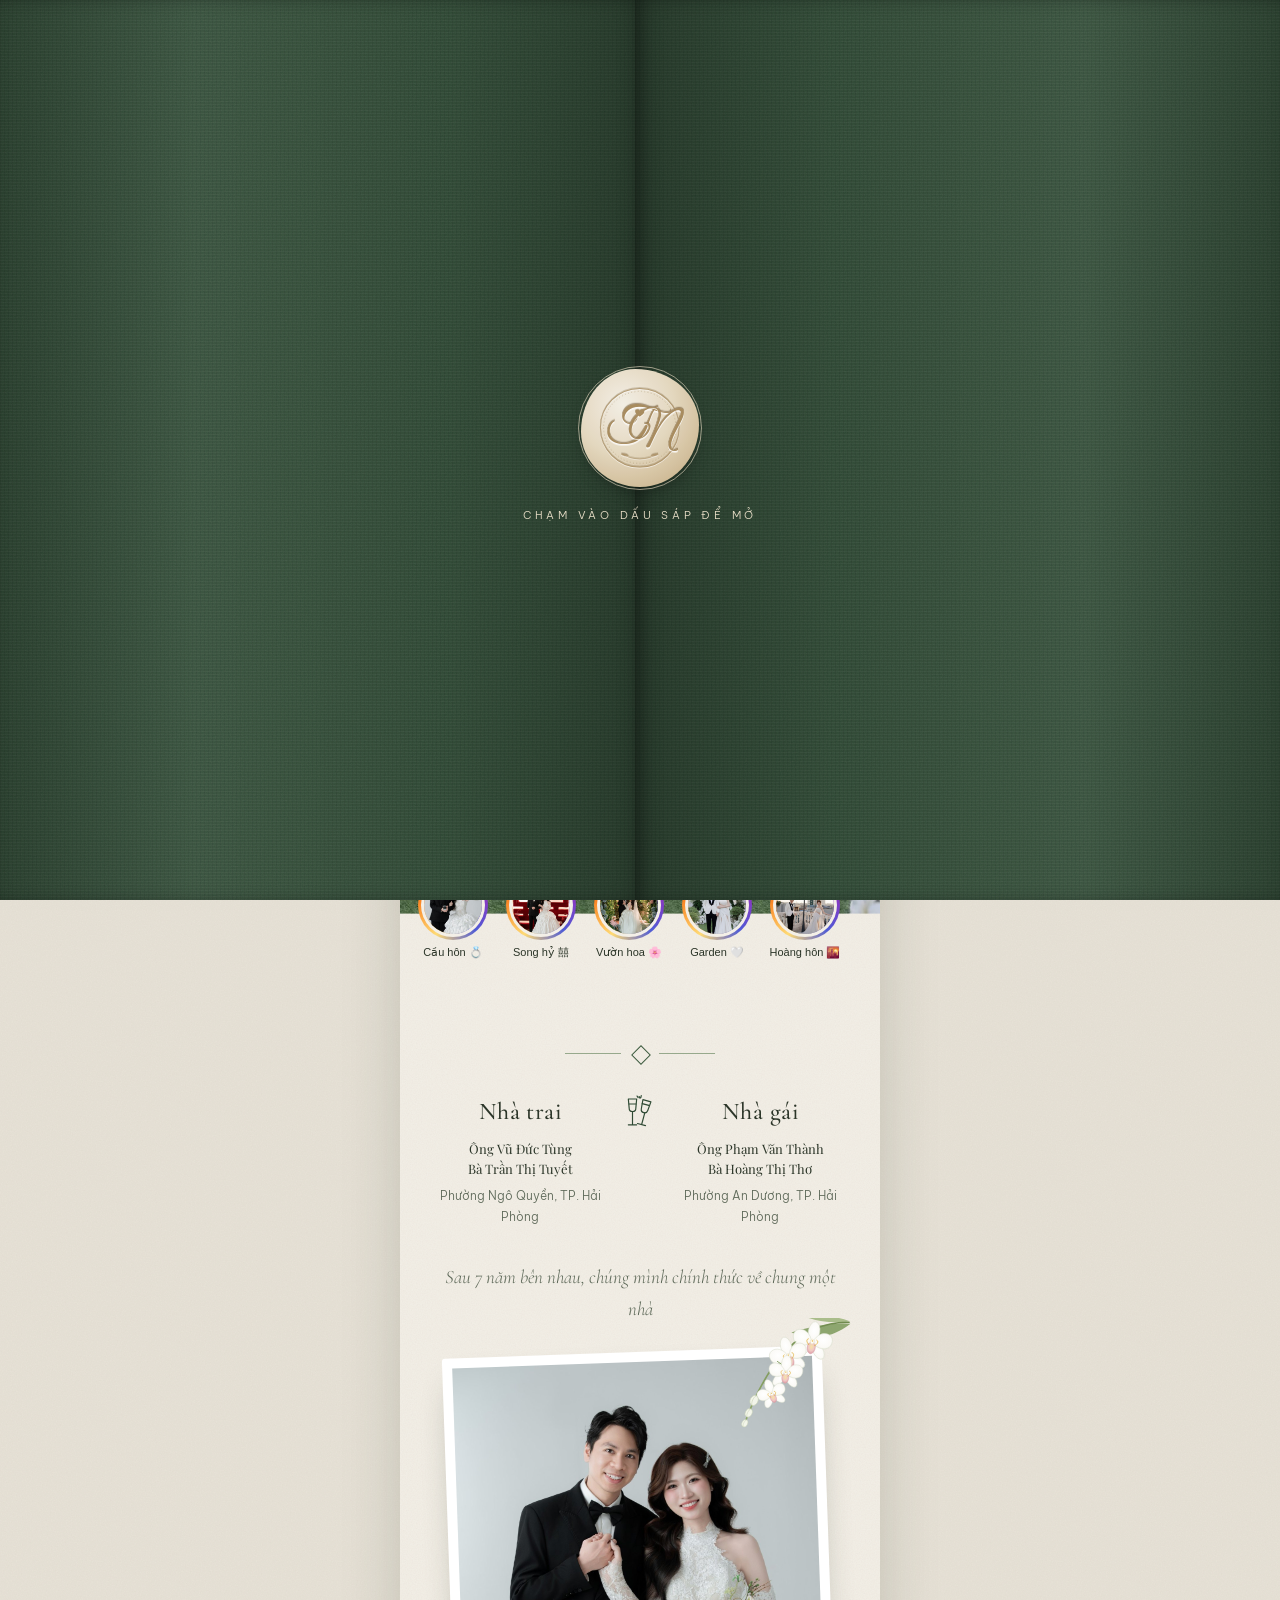
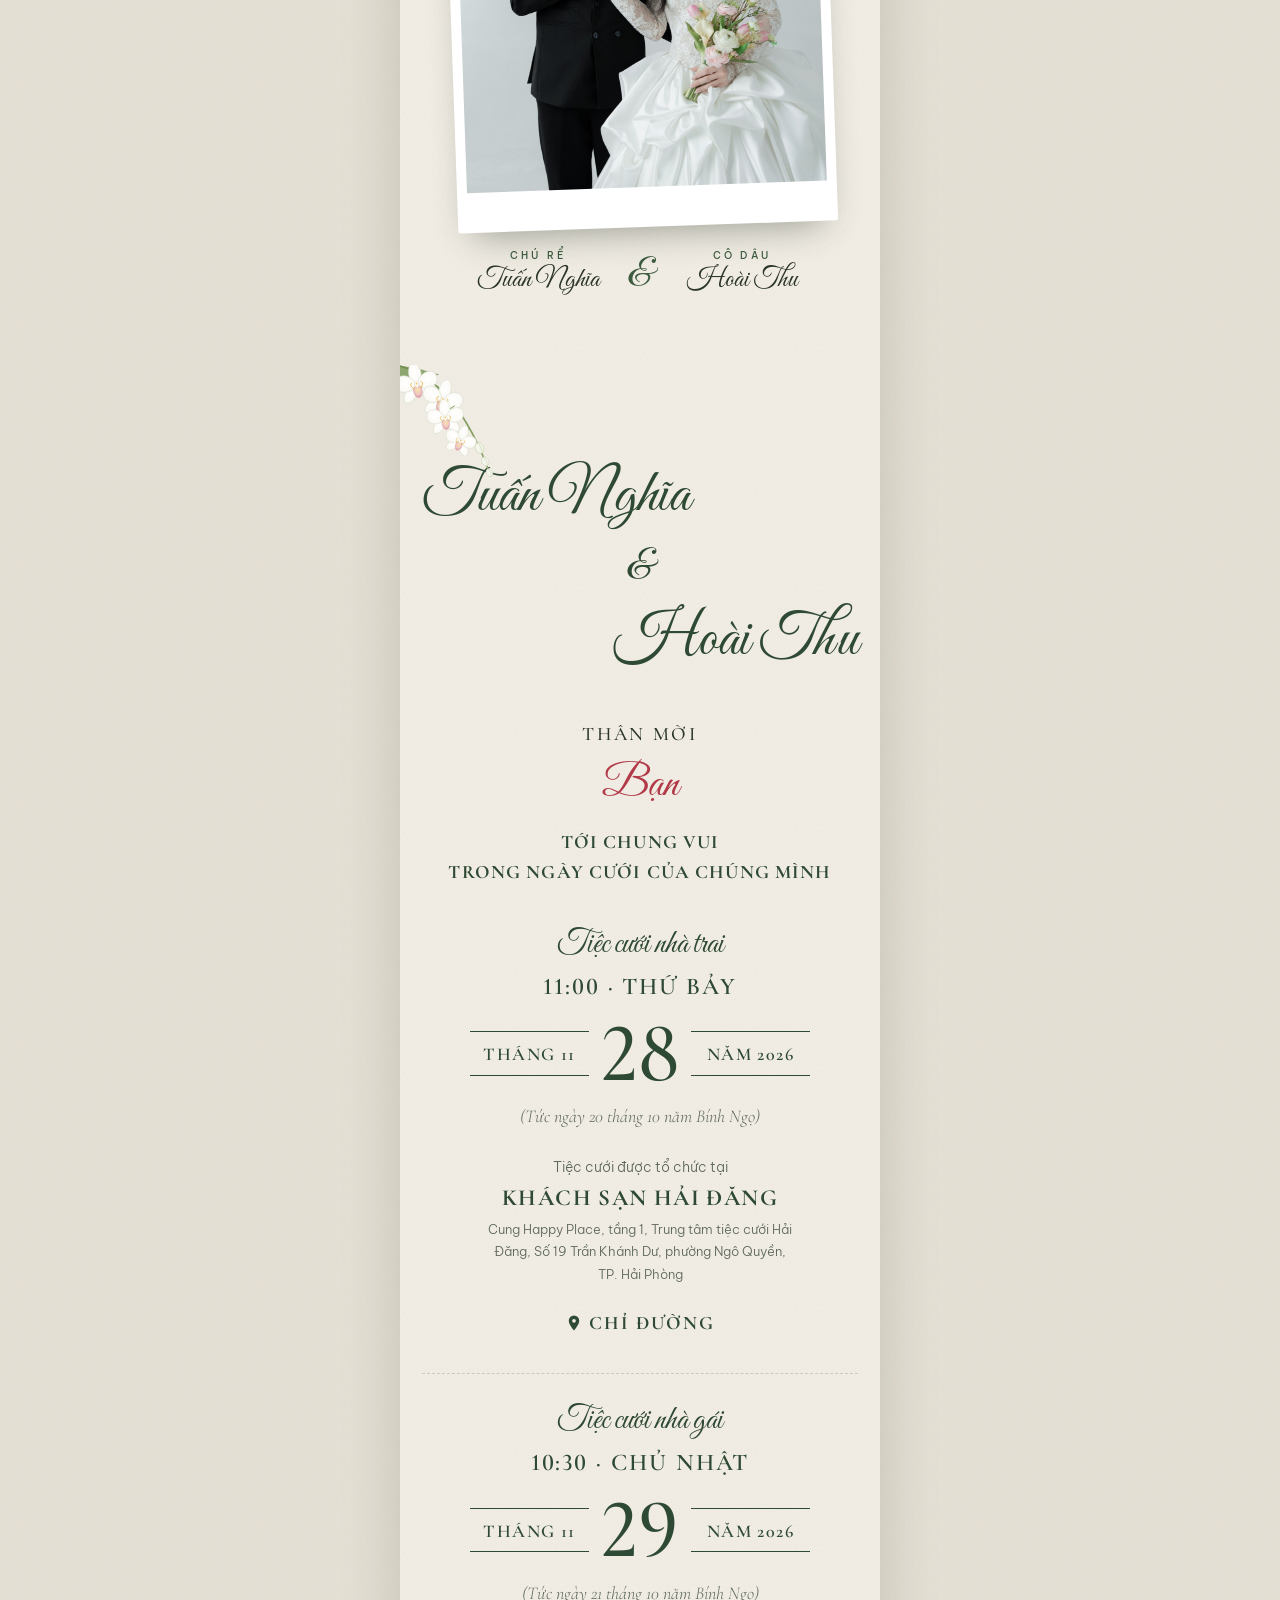
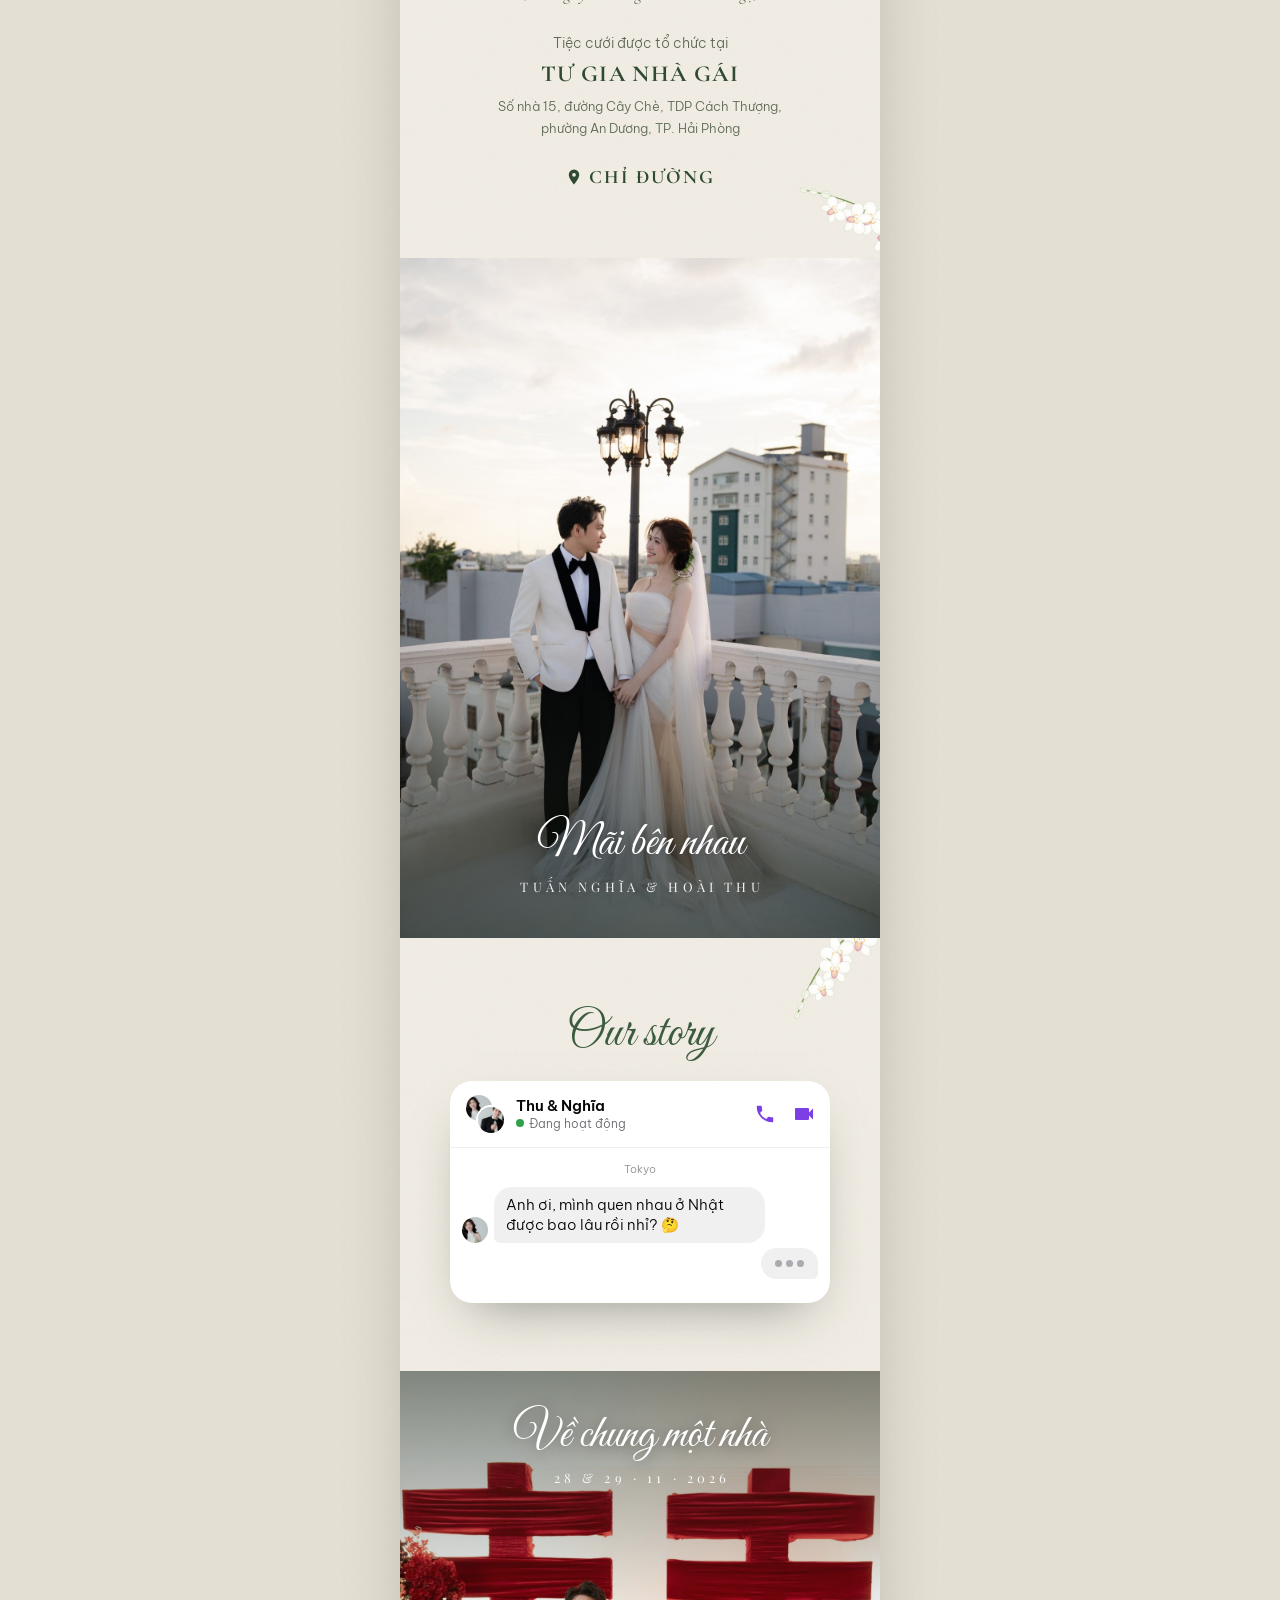
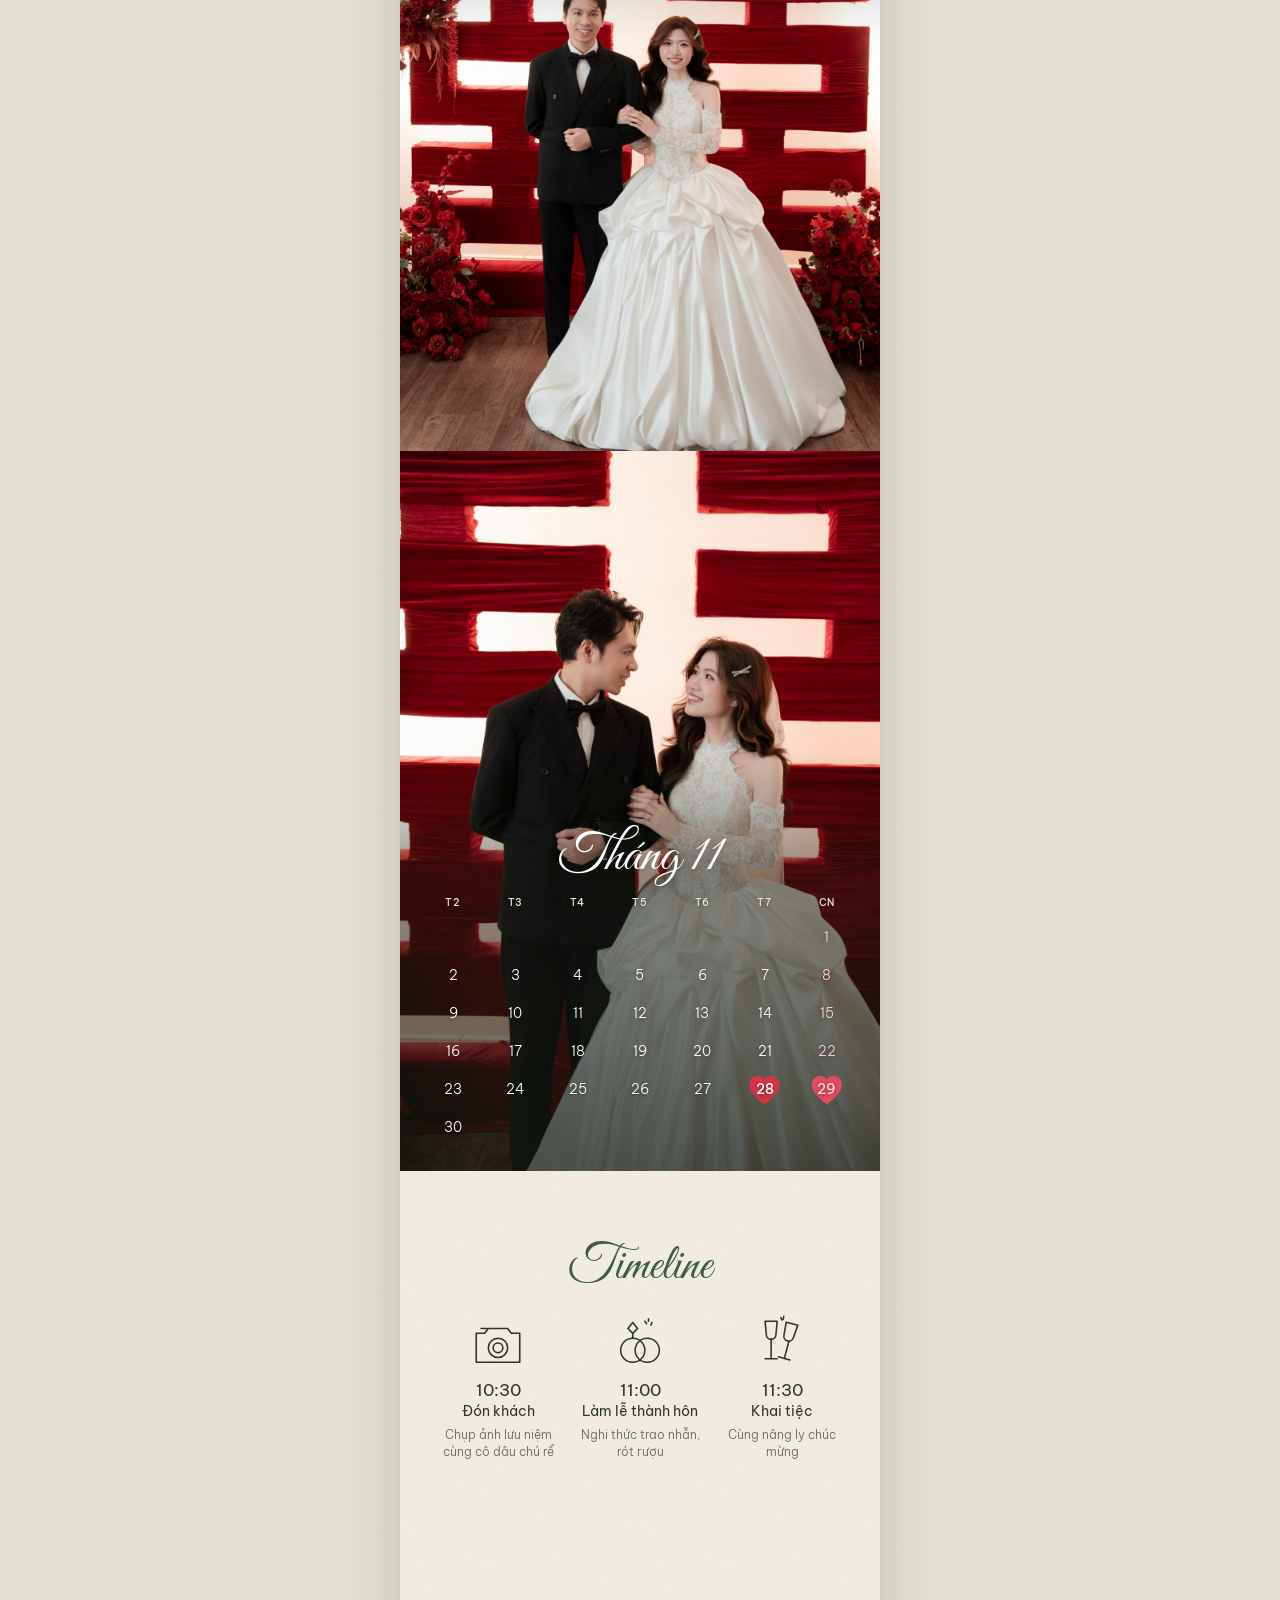
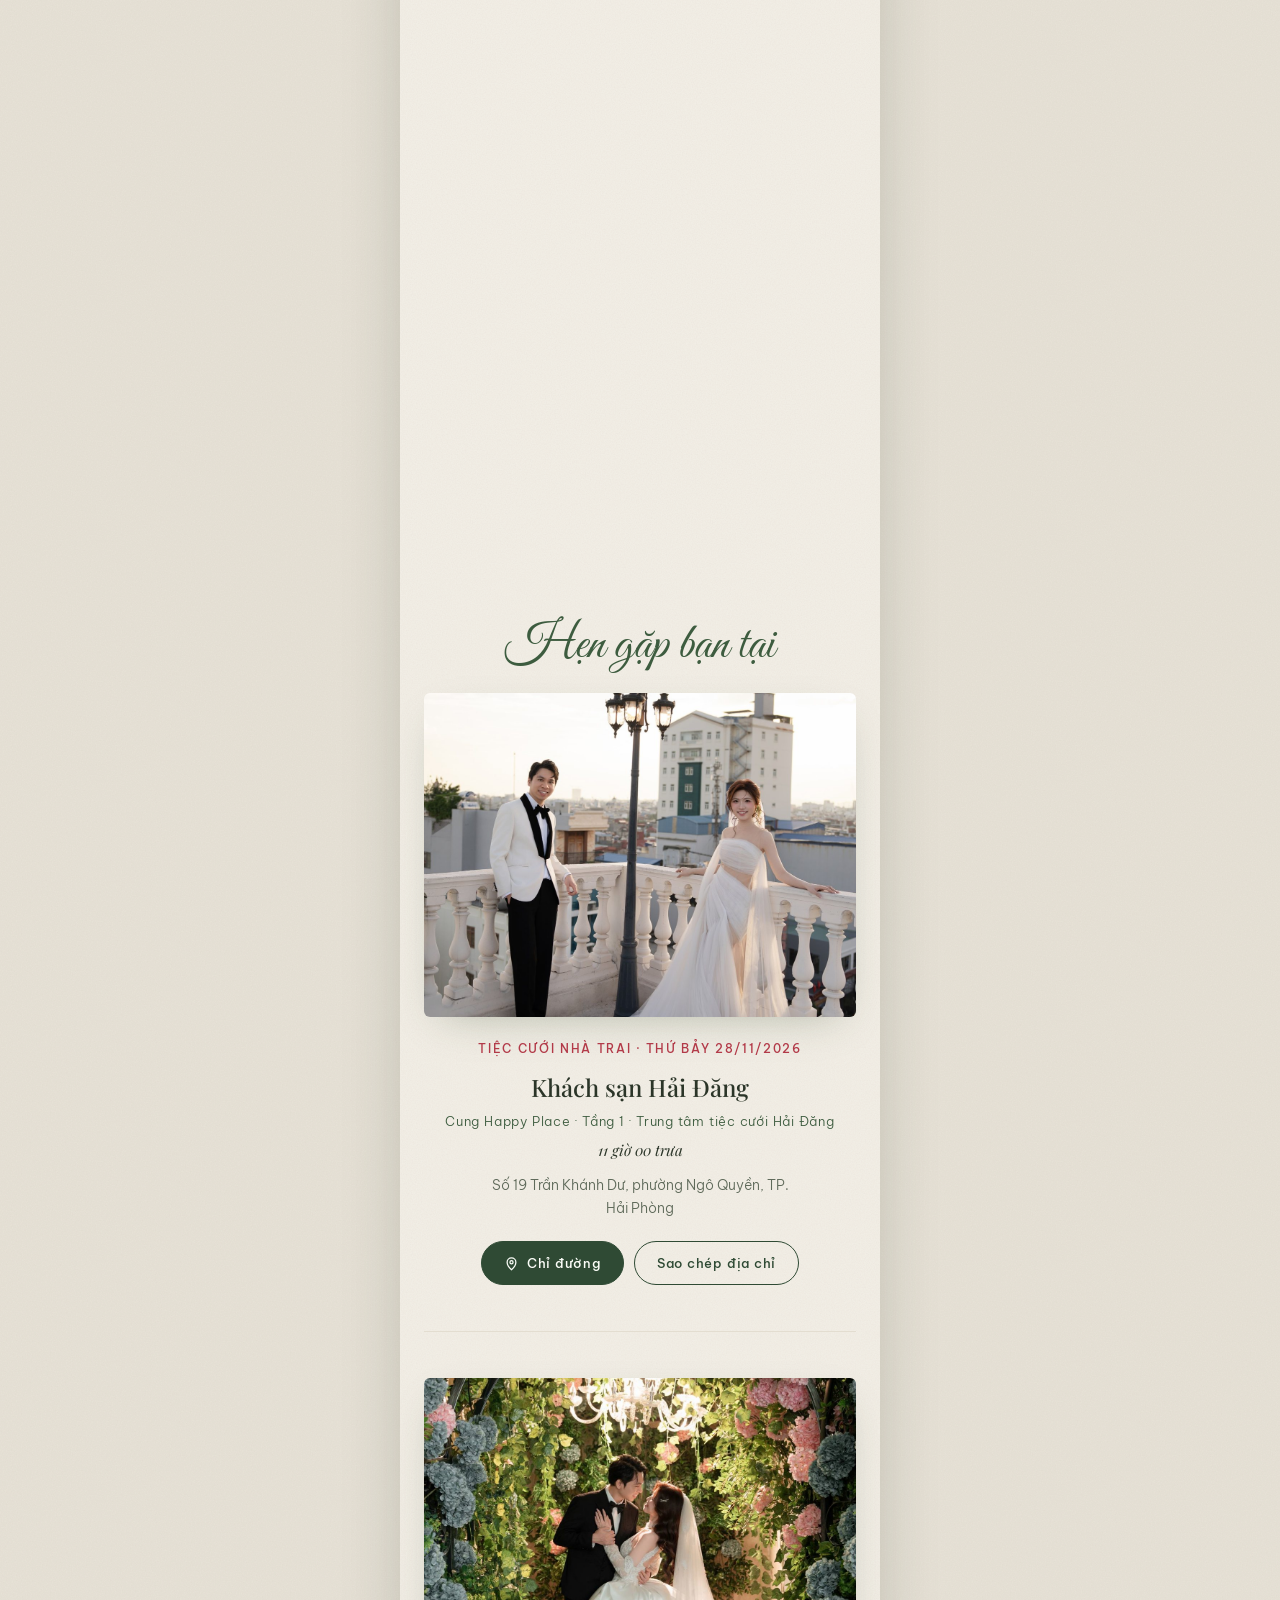
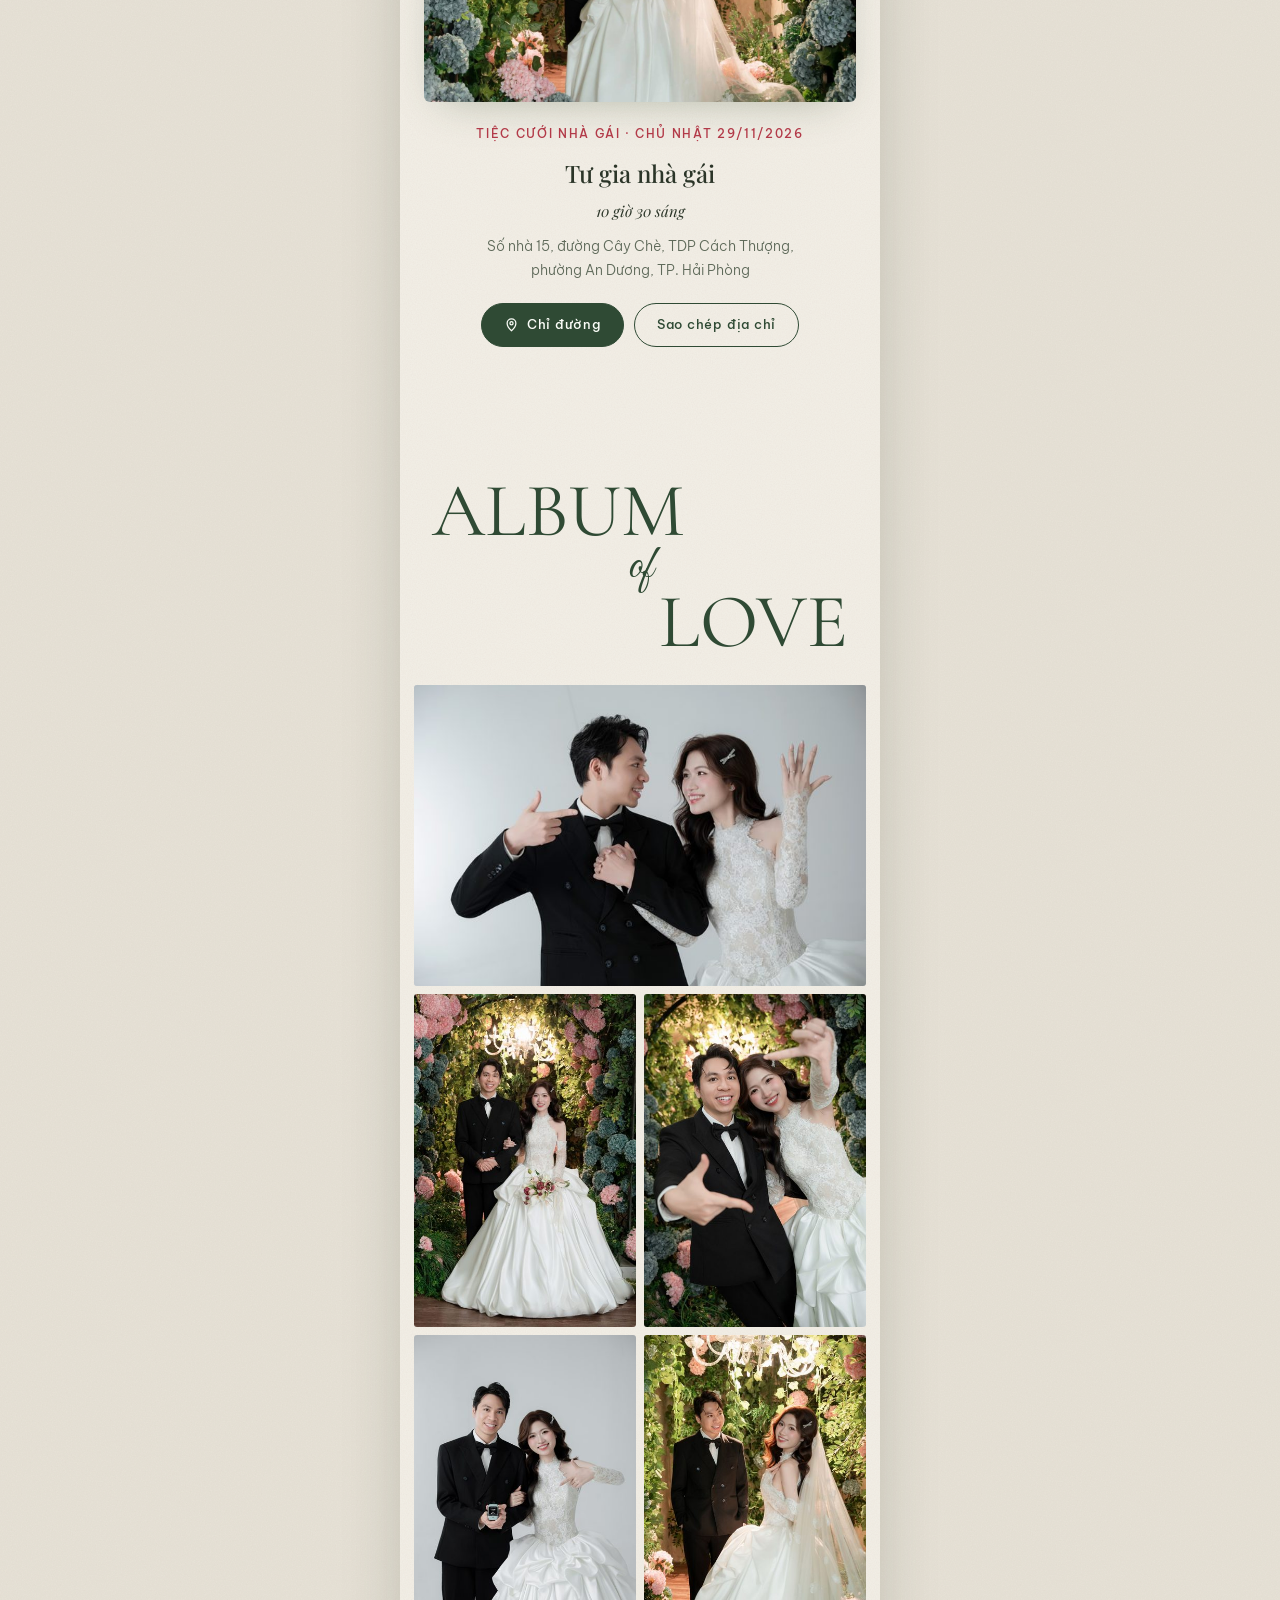
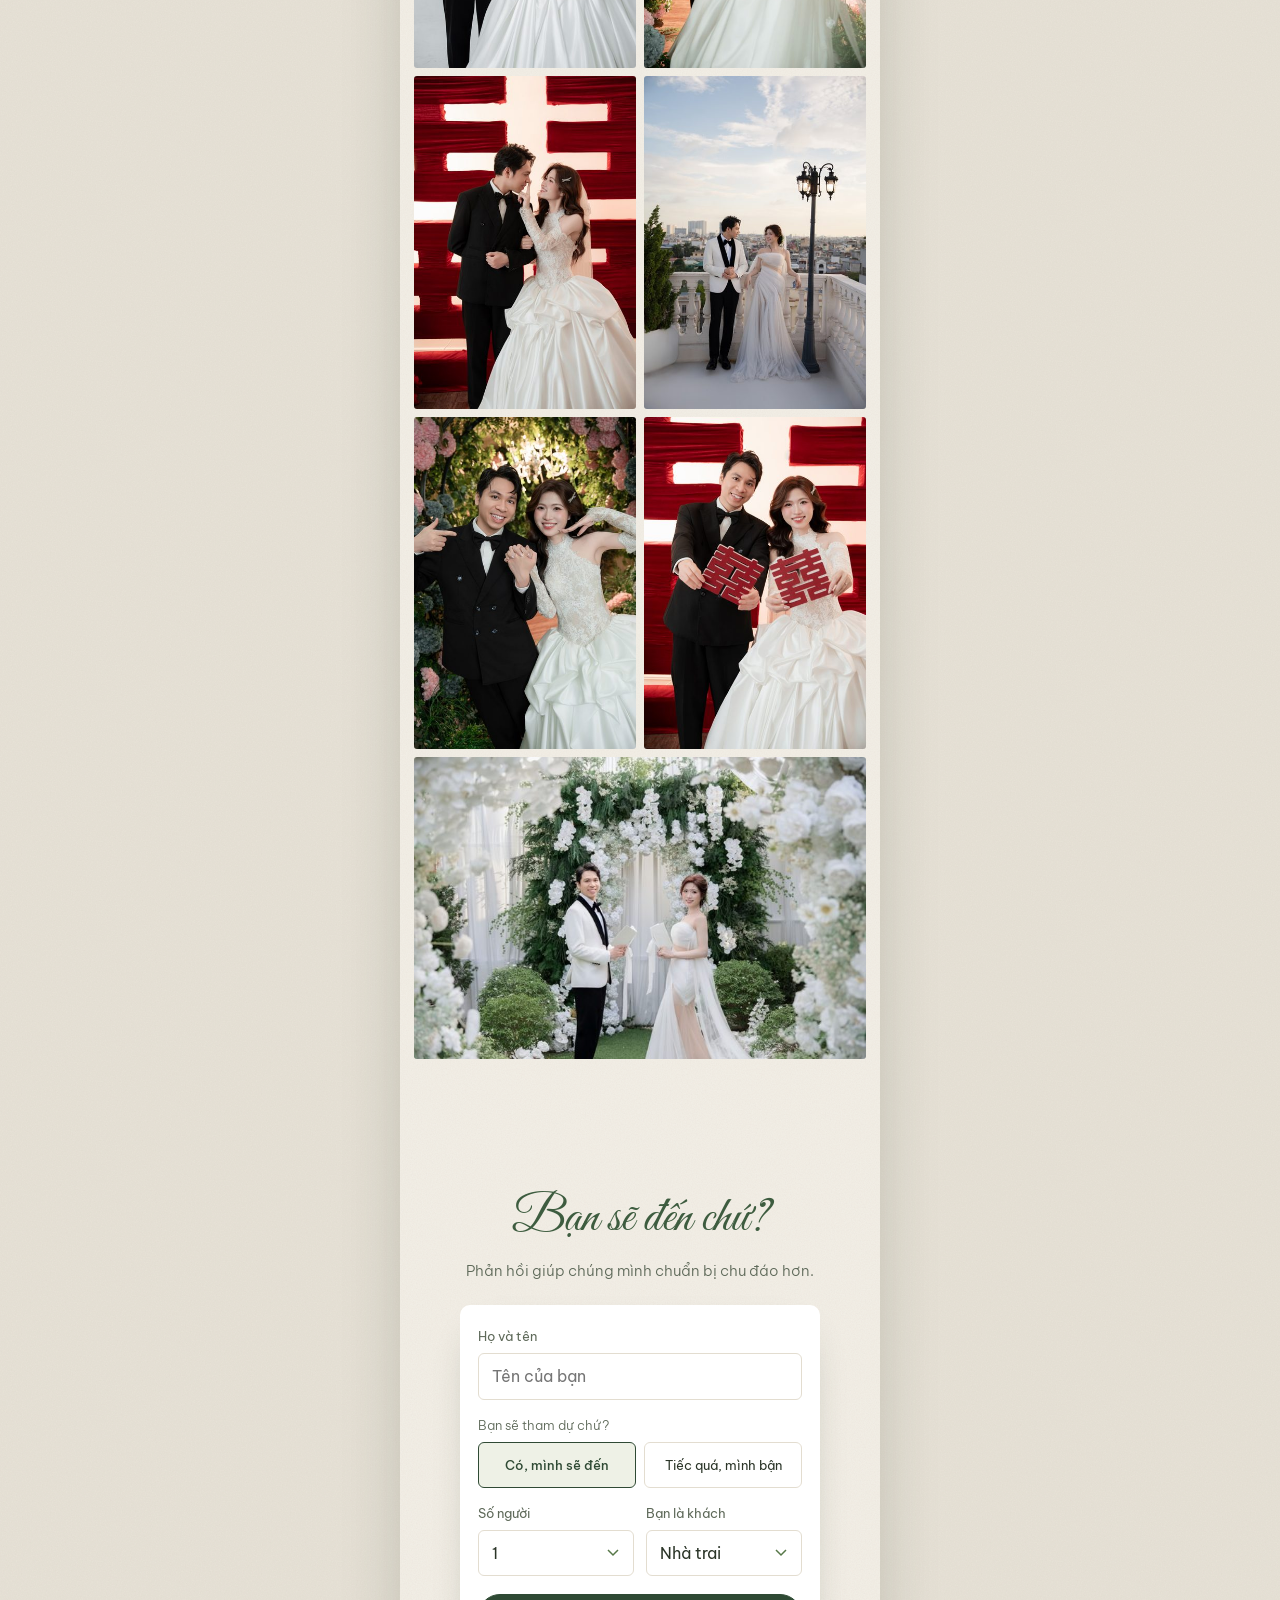
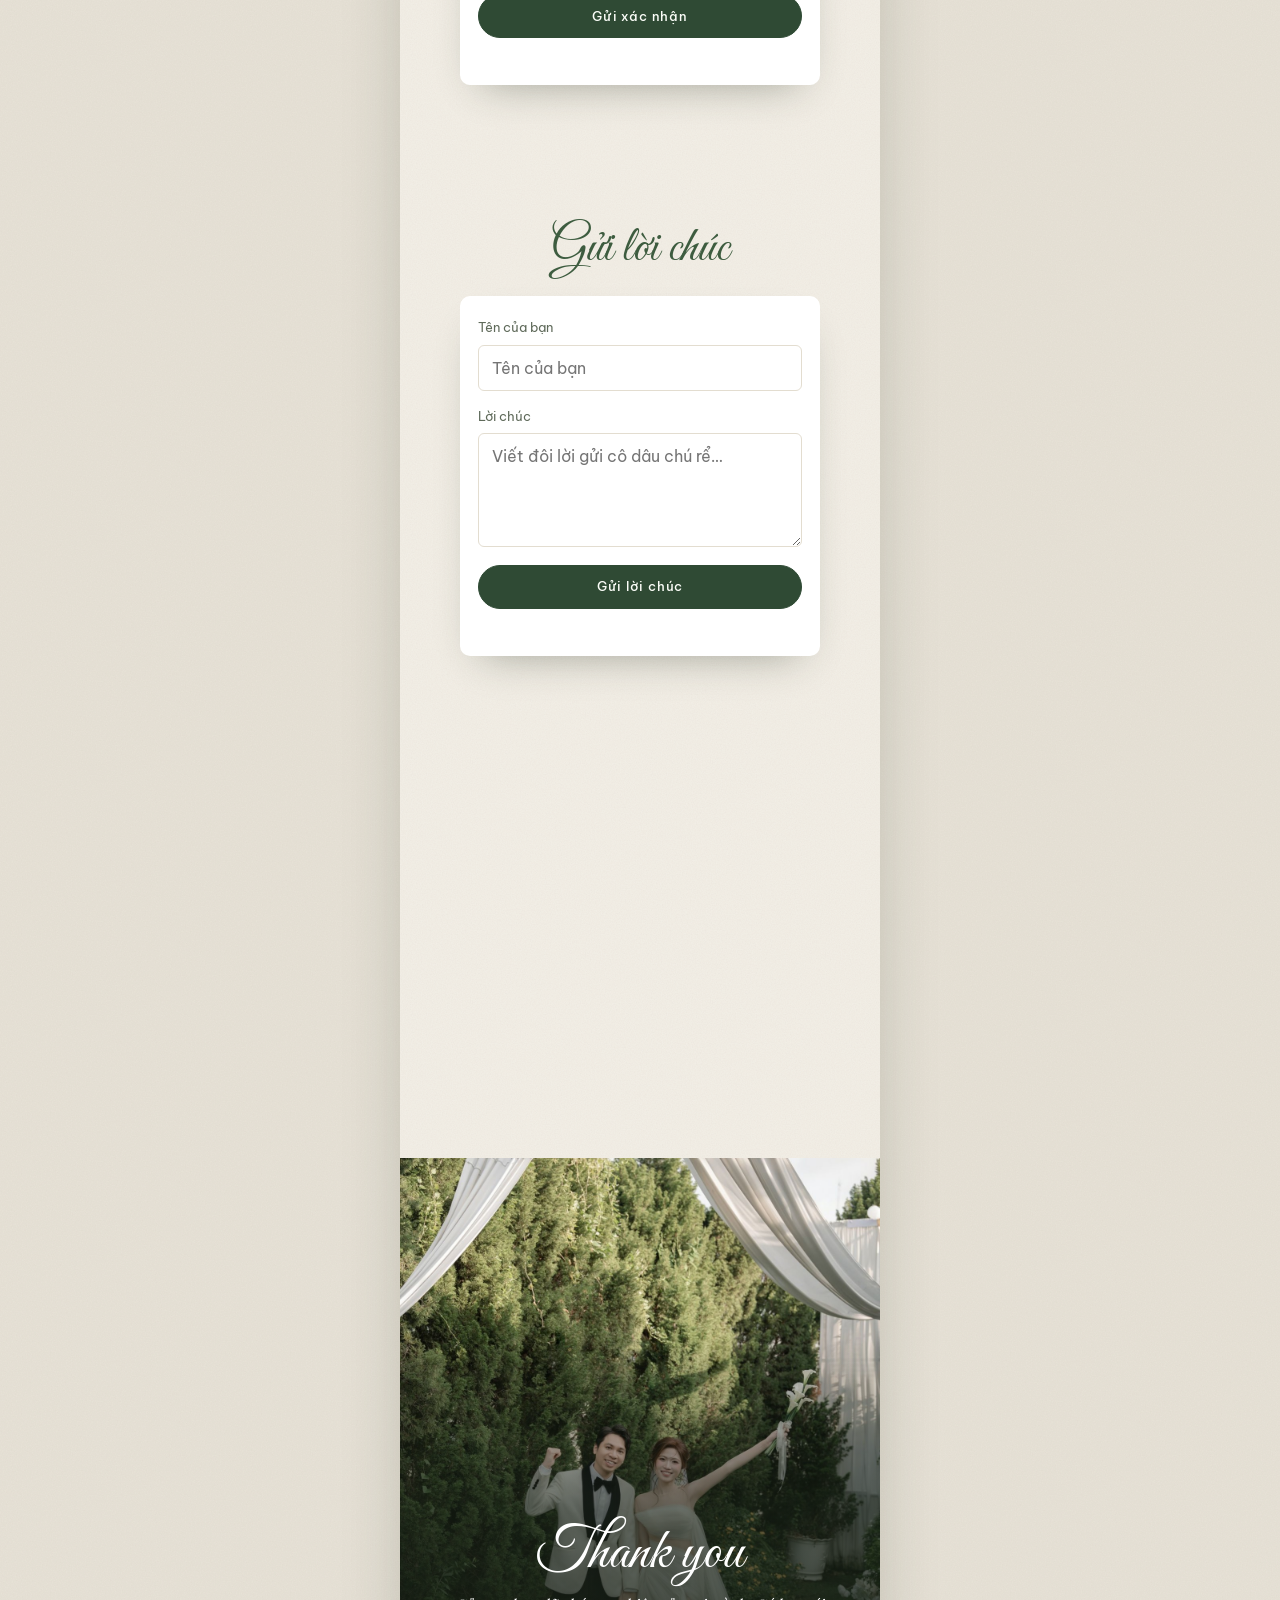
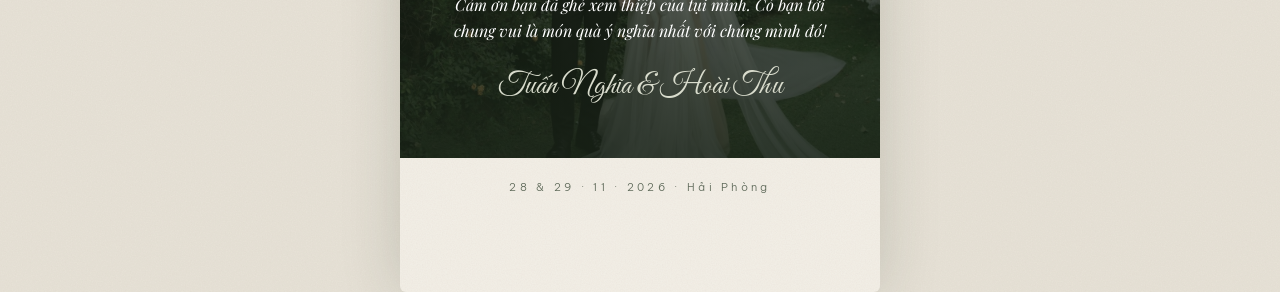
<file: index.html>
<!doctype html>
<html lang="vi">
<head>
<meta charset="utf-8">
<meta name="viewport" content="width=device-width,initial-scale=1,viewport-fit=cover">
<meta name="googlebot" content="noindex,nofollow">
<meta name="bingbot" content="noindex,nofollow">
<title>Thiệp cưới Tuấn Nghĩa &amp; Hoài Thu</title>
<meta name="description" content="Thân mời bạn tới chung vui đám cưới Tuấn Nghĩa &amp; Hoài Thu: 11 giờ Thứ Bảy 28/11/2026 tại Khách sạn Hải Đăng và 10 giờ 30 Chủ Nhật 29/11/2026 tại tư gia nhà gái, Hải Phòng.">
<!-- Open Graph: đổi đường dẫn https://... cho đúng địa chỉ trang của bạn sau khi deploy (xem HUONG-DAN.md) -->
<meta property="og:type" content="website">
<meta property="og:url" content="https://thiepcuoi-thunghia.pages.dev/">
<meta property="og:site_name" content="Thiệp cưới Tuấn Nghĩa &amp; Hoài Thu">
<meta property="og:locale" content="vi_VN">
<meta property="og:image:alt" content="Ảnh cưới Tuấn Nghĩa và Hoài Thu">
<meta property="og:title" content="Thiệp cưới Tuấn Nghĩa &amp; Hoài Thu · 28 &amp; 29.11.2026">
<meta property="og:description" content="Thân mời bạn tới chung vui cùng chúng mình: Thứ Bảy 28/11/2026 tại Khách sạn Hải Đăng và Chủ Nhật 29/11/2026 tại tư gia nhà gái, Hải Phòng.">
<meta property="og:image" content="https://thiepcuoi-thunghia.pages.dev/assets/og-sq-2611.jpg">
<meta property="og:image:secure_url" content="https://thiepcuoi-thunghia.pages.dev/assets/og-sq-2611.jpg">
<meta property="og:image:type" content="image/jpeg">
<meta property="og:image:width" content="600">
<meta property="og:image:height" content="600">
<meta name="twitter:card" content="summary">
<meta name="twitter:image" content="https://thiepcuoi-thunghia.pages.dev/assets/og-sq-2611.jpg">
<link rel="apple-touch-icon" href="https://thiepcuoi-thunghia.pages.dev/assets/icon-180.png">
<link rel="icon" type="image/png" sizes="180x180" href="https://thiepcuoi-thunghia.pages.dev/assets/icon-180.png">
<meta name="theme-color" content="#2f4a34">
<link rel="icon" href="data:image/svg+xml,<svg xmlns='http://www.w3.org/2000/svg' viewBox='0 0 100 100'><circle cx='50' cy='50' r='48' fill='%232f4a34'/><circle cx='50' cy='50' r='41' fill='none' stroke='%23e9dcc0' stroke-width='2'/><text x='50' y='64' font-size='38' text-anchor='middle' fill='%23f6efe0' font-family='Georgia,serif' font-style='italic'>T&amp;N</text></svg>">
<link rel="preconnect" href="https://fonts.googleapis.com">
<link rel="preconnect" href="https://fonts.gstatic.com" crossorigin>
<link rel="stylesheet" href="https://fonts.googleapis.com/css2?family=Great+Vibes&family=Cormorant+Garamond:ital,wght@0,300;0,400;0,500;0,600;1,400&family=Playfair+Display:ital,wght@0,400;0,500;0,600;1,400&family=Be+Vietnam+Pro:wght@300;400;500&display=swap">
<link rel="stylesheet" href="css/style.css?v=20261123l">
<link rel="stylesheet" href="css/paper.css?v=20261123l">
</head>
<body class="locked">

<!-- 1. Màn hình mở thiệp -->
<div class="opener" id="opener">
  <div class="doors" id="doors">
    <div class="door l"></div><div class="door r"></div>
    <button class="door-seal" id="doorSeal" type="button" aria-label="Mở thiệp"><svg class="mono" viewBox="0 0 100 100" aria-hidden="true"><circle cx="50" cy="50" r="43" fill="none" stroke="currentColor" stroke-width="1.1" opacity=".75"/><circle cx="50" cy="50" r="39.5" fill="none" stroke="currentColor" stroke-width=".5" stroke-dasharray="1 2.6" opacity=".6"/><path d="M30 78c6 4 13 6 20 6s14-2 20-6" fill="none" stroke="currentColor" stroke-width=".8" opacity=".7"/><path d="M38 80.5c-2.5-2.6-6-3-8.5-1.6 2.3 2.2 5.6 2.9 8.5 1.6zM62 80.5c2.5-2.6 6-3 8.5-1.6-2.3 2.2-5.6 2.9-8.5 1.6z" fill="currentColor" opacity=".7"/><text x="37" y="63" text-anchor="middle" font-family="Great Vibes,cursive" font-size="50" fill="currentColor">T</text><text x="64" y="69" text-anchor="middle" font-family="Great Vibes,cursive" font-size="50" fill="currentColor">N</text><path d="M50 31.5c-1.3-2.4-5-2-5 .9 0 2.3 5 5.3 5 5.3s5-3 5-5.3c0-2.9-3.7-3.3-5-.9z" fill="currentColor"/></svg></button>
    <p class="door-hint">Chạm vào dấu sáp để mở</p>
    <p class="door-guest" id="doorGuest" hidden></p>
  </div>
  <canvas class="op-fx" id="opFx" aria-hidden="true"></canvas>
  <div class="op-leaf tl" aria-hidden="true"></div><div class="op-leaf tr" aria-hidden="true"></div>
  <div class="op-leaf bl" aria-hidden="true"></div><div class="op-leaf br" aria-hidden="true"></div>
  <p class="opener-top">Save our date</p>
  <div class="env-wrap" id="envWrap">
  <div class="env" id="env">
    <div class="env-back"></div>
    <div class="env-letter">
      <span class="eyebrow">Save the date</span>
      <span class="script">Nghĩa <i>&amp;</i> Thu</span>
      <span class="small" data-dates>28 &amp; 29 · 11 · 2026</span>
    </div>
    <div class="env-front"></div>
    <div class="env-flap"></div>
    <button class="wax" id="openBtn" type="button" aria-label="Mở thiệp"><svg class="mono" viewBox="0 0 100 100" aria-hidden="true"><circle cx="50" cy="50" r="43" fill="none" stroke="currentColor" stroke-width="1.1" opacity=".75"/><circle cx="50" cy="50" r="39.5" fill="none" stroke="currentColor" stroke-width=".5" stroke-dasharray="1 2.6" opacity=".6"/><path d="M30 78c6 4 13 6 20 6s14-2 20-6" fill="none" stroke="currentColor" stroke-width=".8" opacity=".7"/><path d="M38 80.5c-2.5-2.6-6-3-8.5-1.6 2.3 2.2 5.6 2.9 8.5 1.6zM62 80.5c2.5-2.6 6-3 8.5-1.6-2.3 2.2-5.6 2.9-8.5 1.6z" fill="currentColor" opacity=".7"/><text x="37" y="63" text-anchor="middle" font-family="Great Vibes,cursive" font-size="50" fill="currentColor">T</text><text x="64" y="69" text-anchor="middle" font-family="Great Vibes,cursive" font-size="50" fill="currentColor">N</text><path d="M50 31.5c-1.3-2.4-5-2-5 .9 0 2.3 5 5.3 5 5.3s5-3 5-5.3c0-2.9-3.7-3.3-5-.9z" fill="currentColor"/></svg></button>
  </div>
  </div>
  <p class="opener-tap" id="tapHint">Chạm để mở thiệp</p>
  <p class="opener-guest" id="openerGuest" hidden></p>
</div>

<button class="music" id="musicBtn" type="button" aria-label="Bật nhạc" aria-pressed="false" hidden>
  <span class="disc" aria-hidden="true"></span>
  <svg viewBox="0 0 24 24" width="22" height="22" aria-hidden="true"><path d="M9 18V5l11-2v13" fill="none" stroke="currentColor" stroke-width="1.8" stroke-linecap="round" stroke-linejoin="round"/><circle cx="6" cy="18" r="3" fill="none" stroke="currentColor" stroke-width="1.8"/><circle cx="17" cy="16" r="3" fill="none" stroke="currentColor" stroke-width="1.8"/></svg>
</button>
<audio id="bgm" loop preload="none"></audio>

<main class="card" id="card">

  <!-- 2. Lời mời cá nhân hóa -->
  <header class="hero">
    <img src="assets/photos/62.jpg" alt="Tuấn Nghĩa và Hoài Thu" fetchpriority="high" style="object-position:50% 40%">
    <div class="hero-in">
      <p class="eyebrow light">Thân mời</p>
      <p class="hero-guest" id="heroGuest">bạn thân yêu</p>
      <h1><span>Tuấn Nghĩa</span><i>&amp;</i><span>Hoài Thu</span></h1>
      <p class="hero-date" data-dates>28 &amp; 29 · 11 · 2026</p>
    </div>
  </header>

  <!-- Tin kiểu Facebook / Instagram -->
  <section class="stories" aria-label="Khoảnh khắc">
    <div class="st-row" id="stRow"></div>
  </section>

  <!-- 3. Hai họ + lời mời -->
  <section class="families reveal">
    <div class="ornament" aria-hidden="true"></div>
    <div class="fam-grid">
      <div>
        <p class="eyebrow">Nhà trai</p>
        <p class="parent" data-bind="groom.father"></p>
        <p class="parent" data-bind="groom.mother"></p>
        <p class="addr" data-bind="groom.address"></p>
      </div>
      <div class="cheers" aria-hidden="true"><svg viewBox="0 0 48 48" width="40" height="40" fill="none" stroke="currentColor" stroke-width="1.4" stroke-linecap="round" stroke-linejoin="round"><path d="M10 6h10l-1 11a4 4 0 0 1-8 0z"/><path d="M15 21v15M10 37h10"/><path d="M27.5 6.8l9.6 2.6-3.8 10.4a4 4 0 0 1-7.7-2.1z"/><path d="M29.8 22.4l-3.9 14.5M21 35.4l9.6 2.6"/><path d="M11 12h8M26.6 11.5l8 2.1"/><path d="M23 3l1 2M25.5 2l-.5 2.4M20.5 2.5l1.3 1.8"/></svg></div>
      <div>
        <p class="eyebrow">Nhà gái</p>
        <p class="parent" data-bind="bride.father"></p>
        <p class="parent" data-bind="bride.mother"></p>
        <p class="addr" data-bind="bride.address"></p>
      </div>
    </div>
    <p class="announce">Sau 7 năm bên nhau, chúng mình chính thức về chung một nhà</p>
    <div class="couple">
      <img class="orchid o-tr" src="assets/orchid.svg" alt="" aria-hidden="true">
      <div class="arch wide"><img src="assets/photos/63.jpg" alt="Chú rể Tuấn Nghĩa và cô dâu Hoài Thu" loading="lazy"></div>
      <div class="couple-names">
        <p class="person"><span class="role">Chú rể</span><span class="script" data-bind="groom.display"></span></p>
        <div class="amp" aria-hidden="true">&amp;</div>
        <p class="person"><span class="role">Cô dâu</span><span class="script" data-bind="bride.display"></span></p>
      </div>
    </div>
  </section>

  <!-- 5. Lời mời + ngày giờ -->
  <section class="invite reveal" id="ngay-cuoi">
    <img class="orchid o-tl" src="assets/orchid.svg" alt="" aria-hidden="true">
    <img class="orchid o-br" src="assets/orchid.svg" alt="" aria-hidden="true">
    <div class="inv-names"><span class="n1">Tuấn Nghĩa</span><span class="amp">&amp;</span><span class="n2">Hoài Thu</span></div>
    <p class="inv-kinh">Thân mời</p>
    <p class="inv-guest" id="invGuest">Bạn</p>
    <p class="inv-to">Tới chung vui<br>trong ngày cưới của chúng mình</p>
    <div id="days"></div>
  </section>

  <!-- Ảnh bìa xen giữa -->
  <section class="banner" aria-hidden="true">
    <img src="assets/photos/78.jpg" alt="" loading="lazy" style="object-position:50% 55%">
    <div class="banner-in"><p class="banner-l">Mãi bên nhau</p><p class="banner-s">Tuấn Nghĩa &amp; Hoài Thu</p></div>
  </section>

  <!-- 4. Câu chuyện tình yêu -->
  <section class="story reveal">
    <img class="orchid o-tr" src="assets/orchid.svg" alt="" aria-hidden="true">
    <h2>Our story</h2>
    <div class="chat" id="chat">
      <div class="chat-top">
        <div class="chat-av"><img src="assets/photos/thumb/81.jpg" alt=""><img src="assets/photos/thumb/80.jpg" alt=""></div>
        <div class="chat-who"><b>Thu &amp; Nghĩa</b><span><i></i>Đang hoạt động</span></div>
        <svg viewBox="0 0 24 24" width="22" height="22" fill="currentColor" aria-hidden="true"><path d="M6.6 10.8a15 15 0 0 0 6.6 6.6l2.2-2.2a1 1 0 0 1 1-.25 11.4 11.4 0 0 0 3.6.57 1 1 0 0 1 1 1V20a1 1 0 0 1-1 1A17 17 0 0 1 3 4a1 1 0 0 1 1-1h3.5a1 1 0 0 1 1 1c0 1.25.2 2.45.57 3.57a1 1 0 0 1-.25 1z"/></svg>
        <svg viewBox="0 0 24 24" width="24" height="24" fill="currentColor" aria-hidden="true"><path d="M17 10.5V7a1 1 0 0 0-1-1H4a1 1 0 0 0-1 1v10a1 1 0 0 0 1 1h12a1 1 0 0 0 1-1v-3.5l4 4v-11z"/></svg>
      </div>
      <div class="chat-day">Tokyo</div>
      <div class="chat-body" id="chatBody" aria-live="polite"></div>
    </div>
  </section>

  <!-- Ảnh bìa xen giữa -->
  <section class="banner top" aria-hidden="true" data-fx="fireworks">
    <img src="assets/photos/67.jpg" alt="" loading="lazy" style="object-position:50% 45%">
    <div class="banner-in"><p class="banner-l">Về chung một nhà</p><p class="banner-s" data-dates>28 &amp; 29 · 11 · 2026</p></div>
  </section>

  <!-- Lịch tháng trên ảnh -->
  <section class="calph reveal" aria-label="Lịch tháng cưới">
    <img src="assets/photos/68.jpg" alt="" loading="lazy">
    <div class="cal">
      <div class="cal-h" id="calHead"></div>
      <div class="cal-grid" id="cal" role="grid"></div>
    </div>
  </section>

  <!-- 6. Lịch trình -->
  <section class="timeline reveal">
    <h2>Timeline</h2>
    <ol class="tl" id="timeline"></ol>
  </section>

  <!-- Khối xanh: ảnh + câu trích -->
  <section class="quote reveal" aria-hidden="true">
    <div class="q-ph"><img src="assets/photos/74.jpg" alt="" loading="lazy"></div>
    <p class="q-tx">Cảm ơn vì đã đến bên nhau, để mỗi ngày bình thường đều thành kỷ niệm.</p>
    <img class="orchid o-q" src="assets/orchid.svg" alt="">
  </section>

  <!-- 7. Đếm ngược -->
  <section class="countdown reveal">
    <h2>Countdown</h2>
    <div class="count" id="count">
      <div><b id="cd-d">--</b><span>Ngày</span></div>
      <div><b id="cd-h">--</b><span>Giờ</span></div>
      <div><b id="cd-m">--</b><span>Phút</span></div>
      <div><b id="cd-s">--</b><span>Giây</span></div>
    </div>
    <p class="cd-done" id="cdDone" hidden>Hôm nay là ngày cưới của chúng mình!</p>
  </section>

  <!-- 8. Địa điểm -->
  <section class="venue reveal" id="dia-diem">
    <h2>Hẹn gặp bạn tại</h2>
    <div id="venues"></div>
  </section>

  <!-- 9. Album -->
  <section class="album reveal" id="album">
    <h2 class="album-h"><span>Album</span><em>of</em><span>Love</span></h2>
    <div class="grid">
      <button type="button" class="ph wide" data-full="assets/photos/65.jpg"><img src="assets/photos/thumb/65.jpg" alt="Ảnh cưới" loading="lazy"></button>
      <button type="button" class="ph" data-full="assets/photos/61.jpg"><img src="assets/photos/thumb/61.jpg" alt="Ảnh cưới" loading="lazy"></button>
      <button type="button" class="ph" data-full="assets/photos/64.jpg"><img src="assets/photos/thumb/64.jpg" alt="Ảnh cưới" loading="lazy"></button>
      <button type="button" class="ph" data-full="assets/photos/69.jpg"><img src="assets/photos/thumb/69.jpg" alt="Ảnh cưới" loading="lazy"></button>
      <button type="button" class="ph" data-full="assets/photos/70.jpg"><img src="assets/photos/thumb/70.jpg" alt="Ảnh cưới" loading="lazy"></button>
      <button type="button" class="ph" data-full="assets/photos/71.jpg"><img src="assets/photos/thumb/71.jpg" alt="Ảnh cưới" loading="lazy"></button>
      <button type="button" class="ph" data-full="assets/photos/72.jpg"><img src="assets/photos/thumb/72.jpg" alt="Ảnh cưới" loading="lazy"></button>
      <button type="button" class="ph" data-full="assets/photos/79.jpg"><img src="assets/photos/thumb/79.jpg" alt="Ảnh cưới" loading="lazy"></button>
      <button type="button" class="ph" data-full="assets/photos/66.jpg"><img src="assets/photos/thumb/66.jpg" alt="Ảnh cưới" loading="lazy"></button>
      <button type="button" class="ph wide" data-full="assets/photos/75.jpg"><img src="assets/photos/thumb/75.jpg" alt="Ảnh cưới" loading="lazy"></button>
    </div>
  </section>

  <!-- 10. Xác nhận tham dự -->
  <section class="rsvp reveal" id="xac-nhan">
    <h2>Bạn sẽ đến chứ?</h2>
    <p class="sub">Phản hồi giúp chúng mình chuẩn bị chu đáo hơn.</p>
    <form id="rsvpForm" class="form" novalidate>
      <label>Họ và tên<input name="name" id="rsvpName" required maxlength="80" autocomplete="name" placeholder="Tên của bạn"></label>
      <fieldset class="seg">
        <legend>Bạn sẽ tham dự chứ?</legend>
        <label><input type="radio" name="attend" value="Có" checked><span>Có, mình sẽ đến</span></label>
        <label><input type="radio" name="attend" value="Không"><span>Tiếc quá, mình bận</span></label>
      </fieldset>
      <div class="row2">
        <label>Số người
          <select name="guests" id="rsvpGuests"></select>
        </label>
        <label>Bạn là khách
          <select name="side"><option>Nhà trai</option><option>Nhà gái</option></select>
        </label>
      </div>
      <button class="btn solid" type="submit">Gửi xác nhận</button>
      <p class="msg" role="status" aria-live="polite"></p>
    </form>
  </section>

  <!-- 11. Lời chúc -->
  <section class="wishes reveal" id="loi-chuc">
    <h2>Gửi lời chúc</h2>
    <form id="wishForm" class="form" novalidate>
      <label>Tên của bạn<input name="name" id="wishName" required maxlength="80" autocomplete="name" placeholder="Tên của bạn"></label>
      <label>Lời chúc<textarea name="message" required maxlength="500" rows="4" placeholder="Viết đôi lời gửi cô dâu chú rể…"></textarea></label>
      <button class="btn solid" type="submit">Gửi lời chúc</button>
      <p class="msg" role="status" aria-live="polite"></p>
    </form>
    <ul class="wish-list" id="wishList" hidden></ul>
  </section>

  <!-- 12. Mừng cưới -->
  <section class="gift reveal">
    <div class="gift-icon" aria-hidden="true">
      <svg viewBox="0 0 120 110" width="120" height="110"><defs><linearGradient id="gb" x1="0" y1="0" x2="0" y2="1"><stop offset="0" stop-color="#ffd3dc"/><stop offset="1" stop-color="#f4a9b8"/></linearGradient><linearGradient id="gl" x1="0" y1="0" x2="0" y2="1"><stop offset="0" stop-color="#ffe2e8"/><stop offset="1" stop-color="#f7bccb"/></linearGradient><radialGradient id="ht" cx="40%" cy="35%" r="70%"><stop offset="0" stop-color="#ff8fa6"/><stop offset="1" stop-color="#e0485f"/></radialGradient></defs>
      <path d="M34 36c-4-12 6-22 14-14 4 4 4 10 4 14M78 36c4-12-6-22-14-14-4 4-4 10-4 14" fill="none" stroke="#e8899d" stroke-width="4" stroke-linecap="round"/>
      <path d="M48 40c-6-14 8-22 14-10M70 40c6-14-8-20-12-8" fill="url(#ht)"/>
      <path d="M58 46c-10-8-20-2-16 8 3 7 16 13 16 13s13-6 16-13c4-10-6-16-16-8z" fill="url(#ht)"/>
      <path d="M44 34c-6-9 4-17 10-9 3 4 2 9 2 9" fill="url(#ht)" opacity=".9"/>
      <rect x="24" y="58" width="72" height="44" rx="6" fill="url(#gb)"/><rect x="20" y="50" width="80" height="14" rx="5" fill="url(#gl)" transform="rotate(-4 60 57)"/>
      <rect x="54" y="58" width="12" height="44" fill="#fbe4ea"/><rect x="24" y="58" width="72" height="44" rx="6" fill="none" stroke="#ef9fb1"/></svg>
    </div>
    <h2>Gửi mừng cưới</h2>
    <p class="sub">Nếu không thể đến chung vui, bạn có thể gửi lời chúc phúc qua đây.</p>
    <button class="btn solid" type="button" id="giftBtn">Mở hộp mừng cưới</button>
  </section>

  <!-- 13. Lời cảm ơn -->
  <section class="thanks">
    <img src="assets/photos/76.jpg" alt="" loading="lazy" style="object-position:50% 25%">
    <div class="thanks-in">
      <h2>Thank you</h2>
      <p>Cảm ơn bạn đã ghé xem thiệp của tụi mình. Có bạn tới chung vui là món quà ý nghĩa nhất với chúng mình đó!</p>
      <p class="sig">Tuấn Nghĩa &amp; Hoài Thu</p>
    </div>
  </section>
  <footer data-dates>28 &amp; 29 · 11 · 2026 · Hải Phòng</footer>
</main>


<div class="progress" id="progress" aria-hidden="true"></div>

<!-- Thanh nút kiểu TikTok -->
<div class="rail" id="rail" hidden>
  <button type="button" class="rail-b" id="railHeart" aria-label="Thả tim"><svg viewBox="0 0 24 24" width="30" height="30" aria-hidden="true"><path d="M12 21s-7.5-4.6-9.6-9.2C.9 8.4 3 4.5 6.7 4.5c2.1 0 3.6 1.2 4.3 2.4h2c.7-1.2 2.2-2.4 4.3-2.4 3.7 0 5.8 3.9 4.3 7.3C19.5 16.4 12 21 12 21z" fill="currentColor"/></svg><span id="heartN">0</span></button>
  <button type="button" class="rail-b" id="railChat" aria-label="Lời chúc"><svg viewBox="0 0 24 24" width="28" height="28" aria-hidden="true"><path d="M12 3C6.5 3 2 6.9 2 11.7c0 2.6 1.3 4.9 3.4 6.5L5 22l4.1-2.1c.9.2 1.9.3 2.9.3 5.5 0 10-3.9 10-8.7S17.5 3 12 3z" fill="currentColor"/></svg><span id="chatN">0</span></button>
  <button type="button" class="rail-b" id="railShare" aria-label="Chia sẻ thiệp"><svg viewBox="0 0 24 24" width="28" height="28" aria-hidden="true"><path d="M14 4l8 7.5-8 7.5v-4.5C8 14.5 4.5 16.5 2 21c.8-6 4-11.5 12-12.5z" fill="currentColor"/></svg><span>Chia sẻ</span></button>
</div>
<!-- Đặt biệt danh kiểu Facebook -->
<div class="modal" id="nickModal" hidden role="dialog" aria-modal="true" aria-labelledby="nickTitle">
  <form class="sheet nick-sheet" id="nickForm" novalidate>
    <button class="sheet-x" type="button" aria-label="Đóng">×</button>
    <div class="nick-big" id="nickBig">?</div>
    <h3 id="nickTitle">Đặt biệt danh</h3>
    <p class="nick-sub">Biệt danh sẽ hiện cùng lời chúc của bạn để cô dâu chú rể biết ai gửi nhé.</p>
    <input id="nickIn" maxlength="40" placeholder="Ví dụ: Minh Béo, Lan lớp 12A…" autocomplete="nickname" enterkeyhint="done">
    <p class="msg" id="nickMsg" role="status"></p>
    <button class="btn solid" type="submit">Lưu biệt danh</button>
  </form>
</div>
<div class="toast" id="toast" role="status" aria-live="polite" hidden></div>

<!-- Xem tin (story) -->
<div class="sv" id="sv" hidden role="dialog" aria-modal="true" aria-label="Xem khoảnh khắc">
  <div class="sv-bars" id="svBars"></div>
  <div class="sv-head"><img id="svAv" alt=""><b id="svName"></b><span id="svTime">vừa xong</span><button type="button" class="sv-x" aria-label="Đóng">×</button></div>
  <img class="sv-img" id="svImg" alt="Ảnh cưới">
  <p class="sv-cap" id="svCap"></p>
  <div class="sv-tap prev" aria-hidden="true"></div><div class="sv-tap next" aria-hidden="true"></div>
</div>

<!-- Lời chúc bay lên + thanh gửi lời chúc -->
<div class="live" id="live" hidden>
  <ul class="bubbles" id="bubbles" aria-live="off"></ul>
  <div class="live-row">
    <form class="livebar" id="liveBar" novalidate>
      <button type="button" class="nick-av" id="nickAv" aria-label="Đặt biệt danh"><svg viewBox="0 0 24 24" width="18" height="18" fill="currentColor" aria-hidden="true"><circle cx="12" cy="8" r="4"/><path d="M4 21c0-4.4 3.6-7 8-7s8 2.6 8 7z"/></svg></button>
      <input id="liveMsg" maxlength="300" placeholder="Gửi lời chúc…" aria-label="Viết lời chúc" autocomplete="off">
      <button type="submit" aria-label="Gửi lời chúc"><svg viewBox="0 0 24 24" width="20" height="20" fill="none" stroke="currentColor" stroke-width="1.8" stroke-linejoin="round"><path d="M4 12l16-8-6 16-3-6z"/><path d="M11 14l9-10"/></svg></button>
    </form>
    <button class="live-btn" id="liveX" type="button" aria-label="Ẩn lời chúc" aria-pressed="false"><svg viewBox="0 0 24 24" width="20" height="20" fill="none" stroke="currentColor" stroke-width="1.8" stroke-linecap="round"><path d="M21 12a8 8 0 0 1-11.6 7.1L4 20l1-4.6A8 8 0 1 1 21 12z"/></svg></button>
    <button class="live-btn gold" id="liveGift" type="button" aria-label="Mừng cưới"><svg viewBox="0 0 24 24" width="20" height="20" fill="none" stroke="currentColor" stroke-width="1.7" stroke-linejoin="round"><rect x="4" y="10" width="16" height="10" rx="1"/><rect x="3" y="7" width="18" height="3.5" rx="1"/><path d="M12 7v13M12 7c-1.5-3-5.5-3.5-5.5-1 0 1.5 3 1 5.5 1zm0 0c1.5-3 5.5-3.5 5.5-1 0 1.5-3 1-5.5 1z"/></svg></button>
  </div>
</div>

<!-- Xem ảnh lớn -->
<div class="lightbox" id="lightbox" hidden role="dialog" aria-modal="true" aria-label="Xem ảnh">
  <button class="lb-x" type="button" aria-label="Đóng">×</button>
  <button class="lb-nav prev" type="button" aria-label="Ảnh trước">‹</button>
  <img id="lbImg" alt="Ảnh cưới">
  <button class="lb-nav next" type="button" aria-label="Ảnh sau">›</button>
</div>

<!-- Popup mừng cưới -->
<div class="modal" id="giftModal" hidden role="dialog" aria-modal="true" aria-labelledby="giftTitle">
  <div class="sheet">
    <button class="sheet-x" type="button" aria-label="Đóng">×</button>
    <h3 id="giftTitle">Hộp mừng cưới</h3>
    <div class="tabs" role="tablist" id="giftTabs"></div>
    <div id="giftPanels"></div>
    <button class="btn sheet-close" type="button">Đóng</button>
  </div>
</div>

<script src="js/config.js?v=20261123l"></script>
<script src="js/lunar.js?v=20261123l"></script>
<script src="js/main.js?v=20261123l"></script>
</body>
</html>
</file>
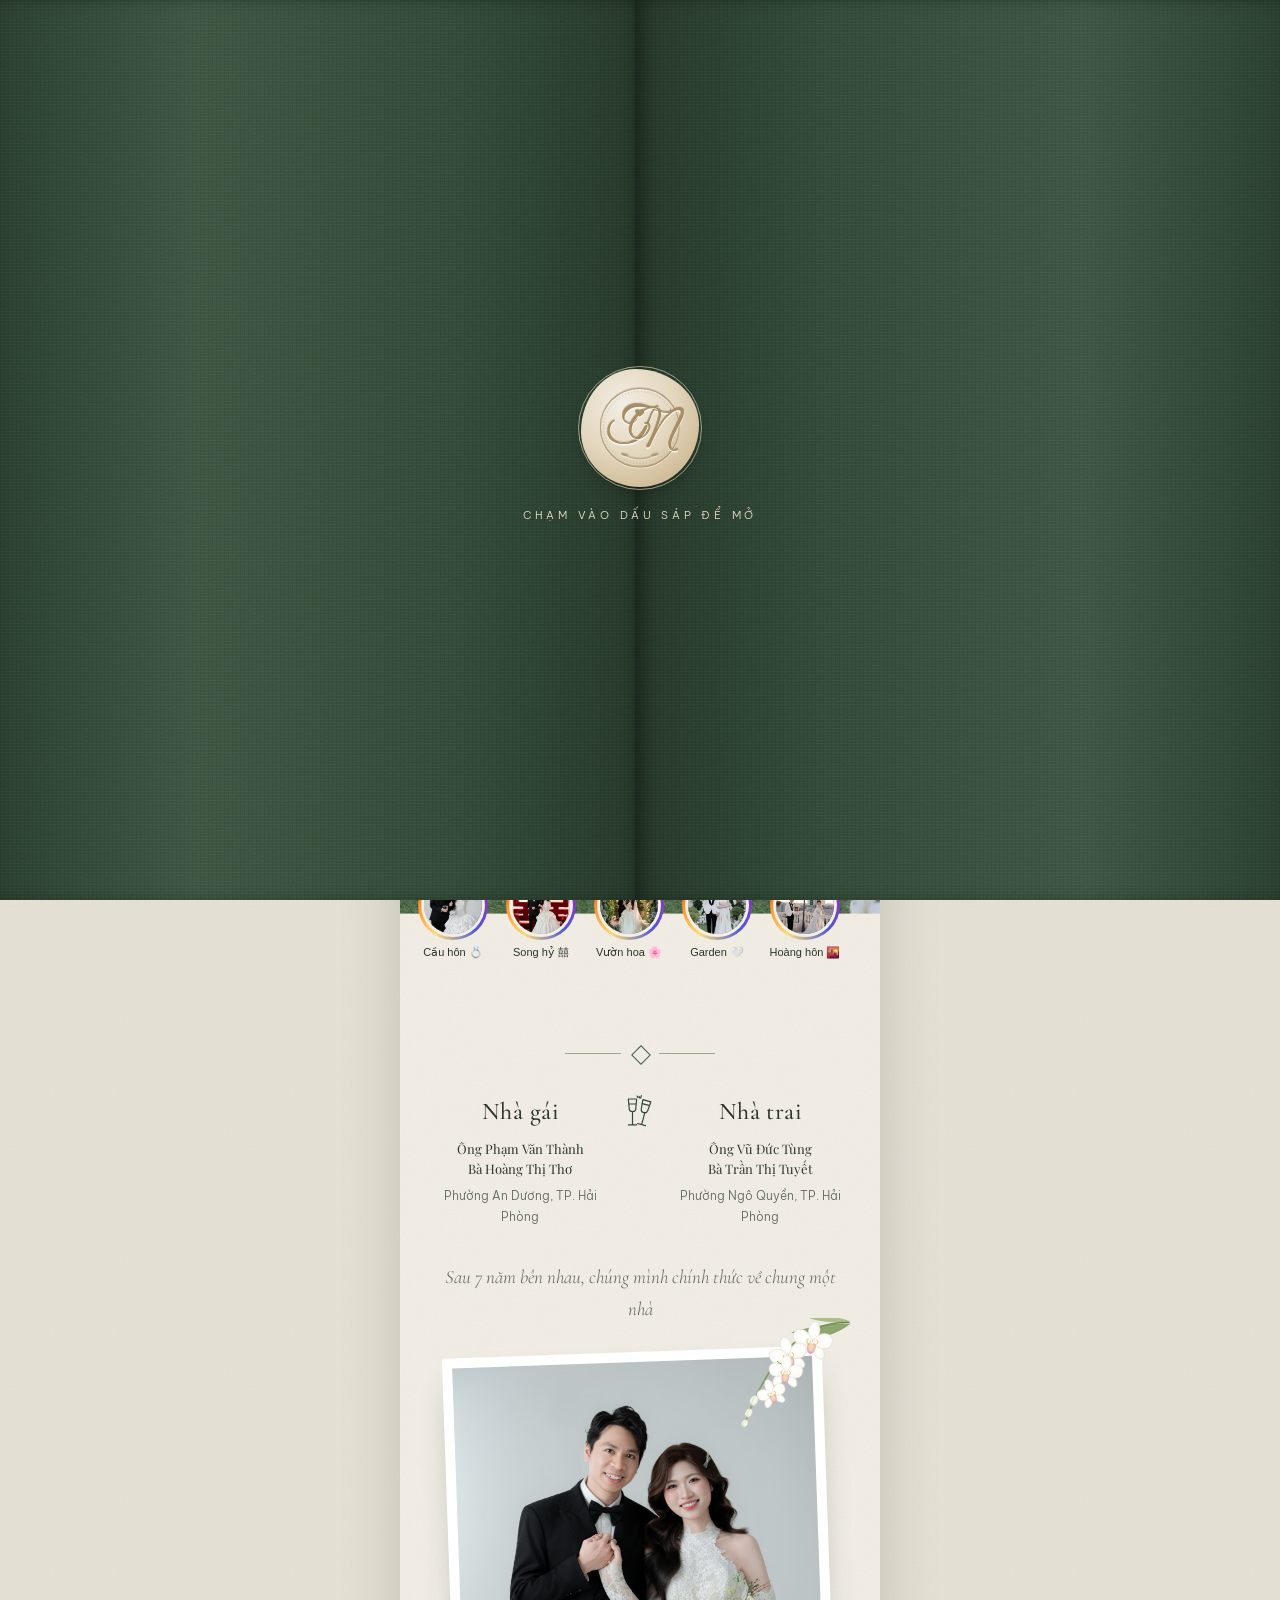
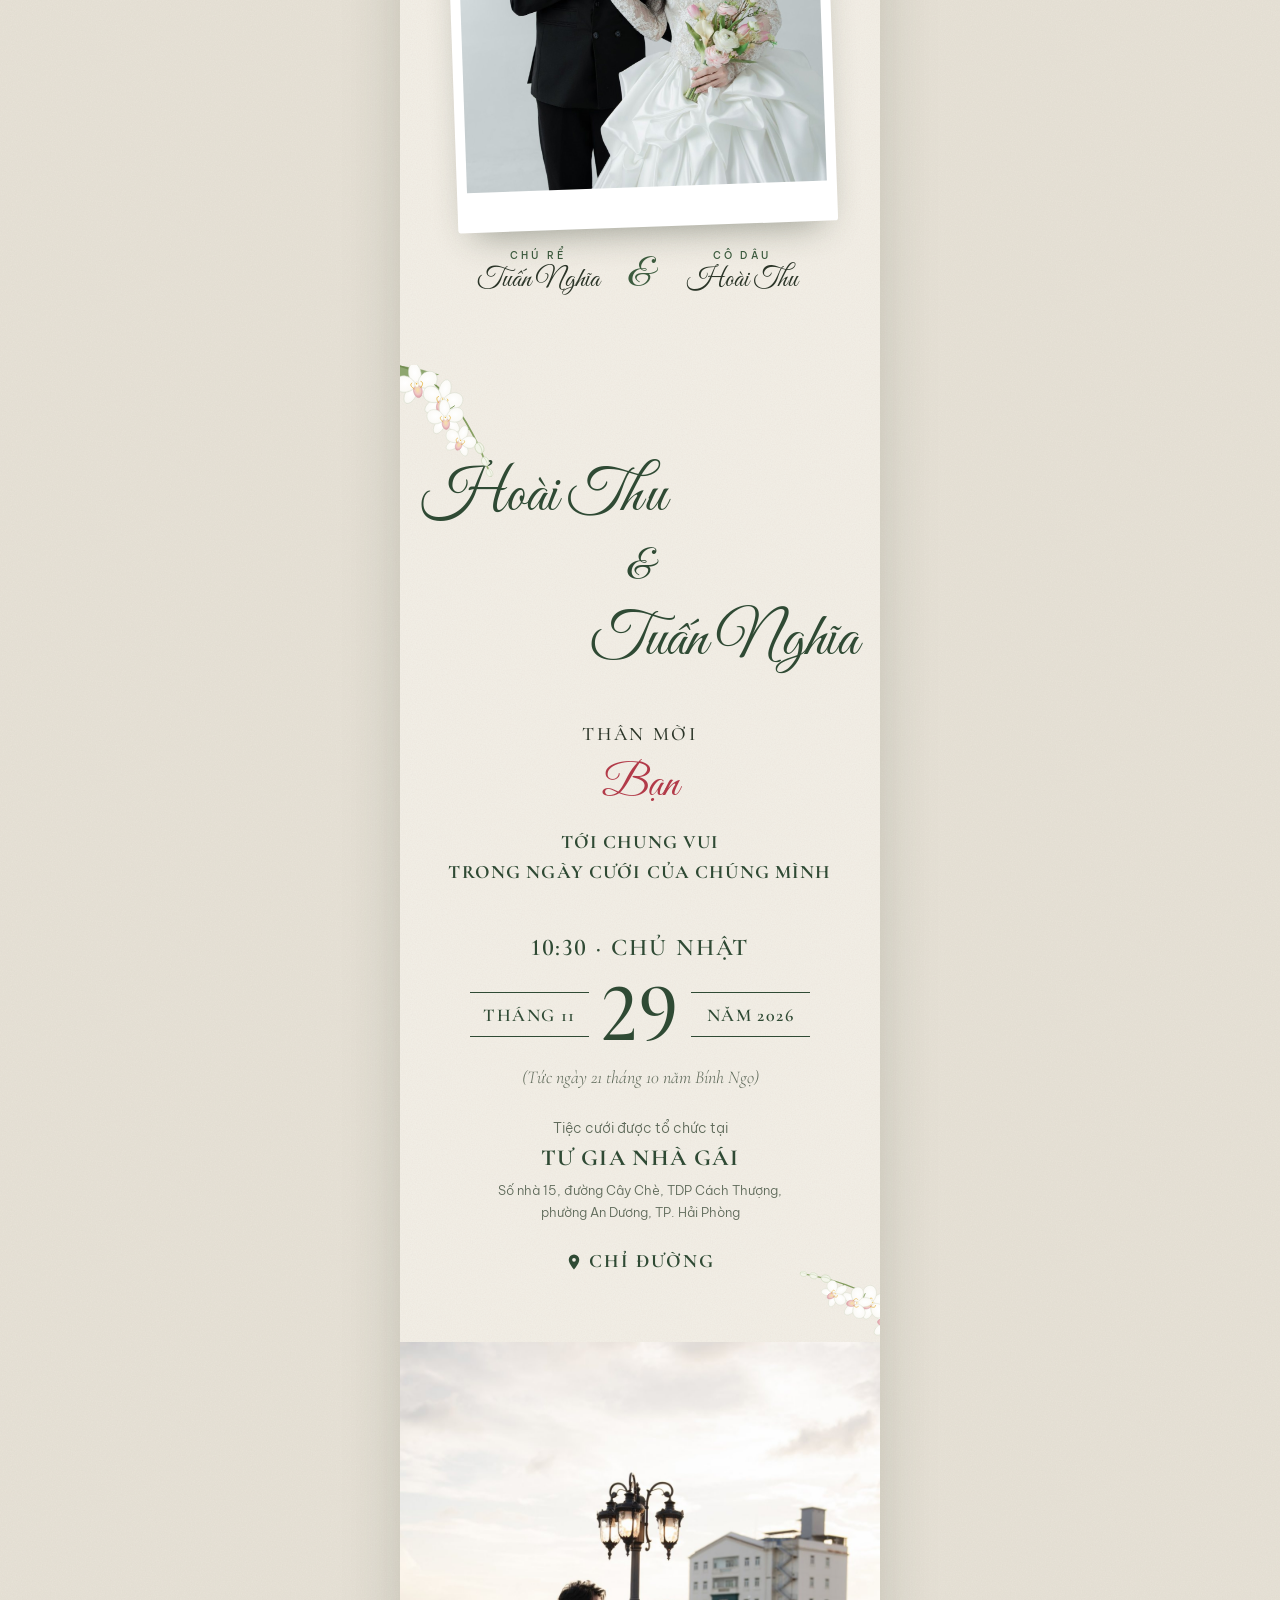
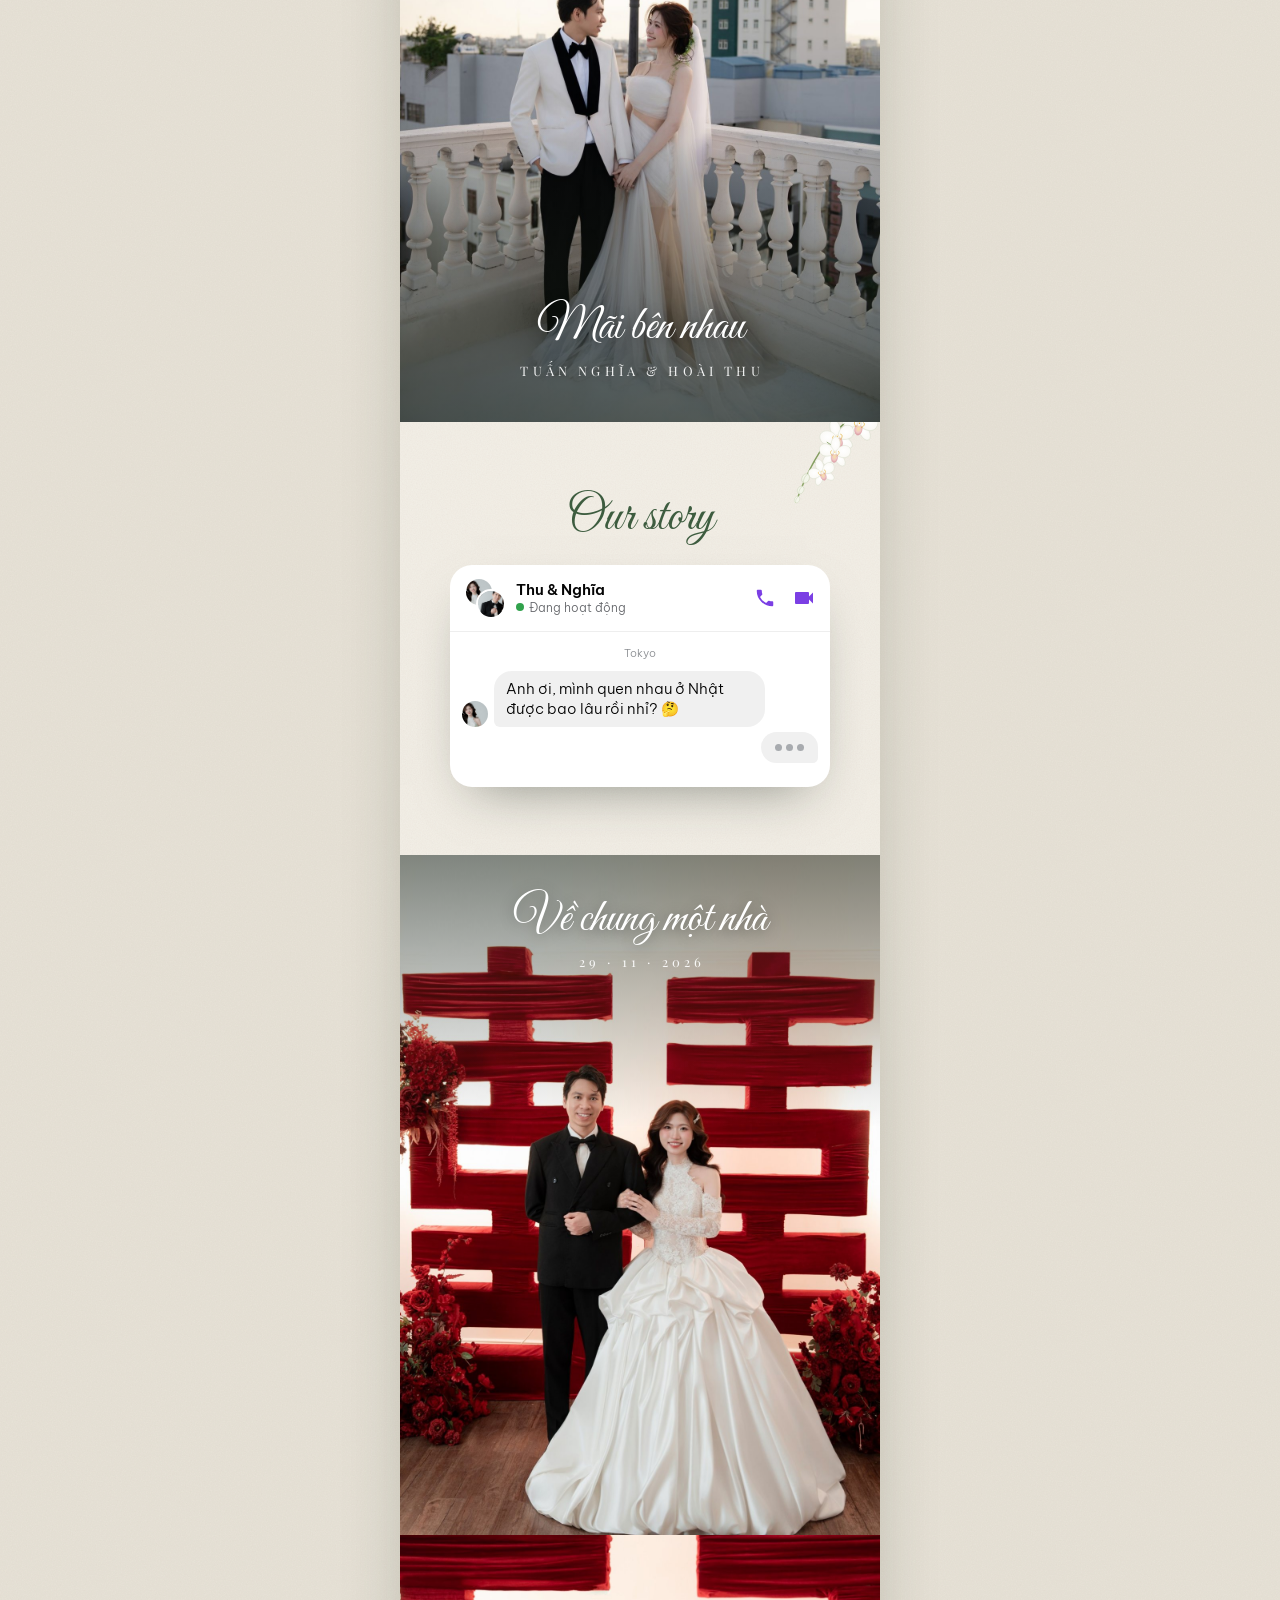
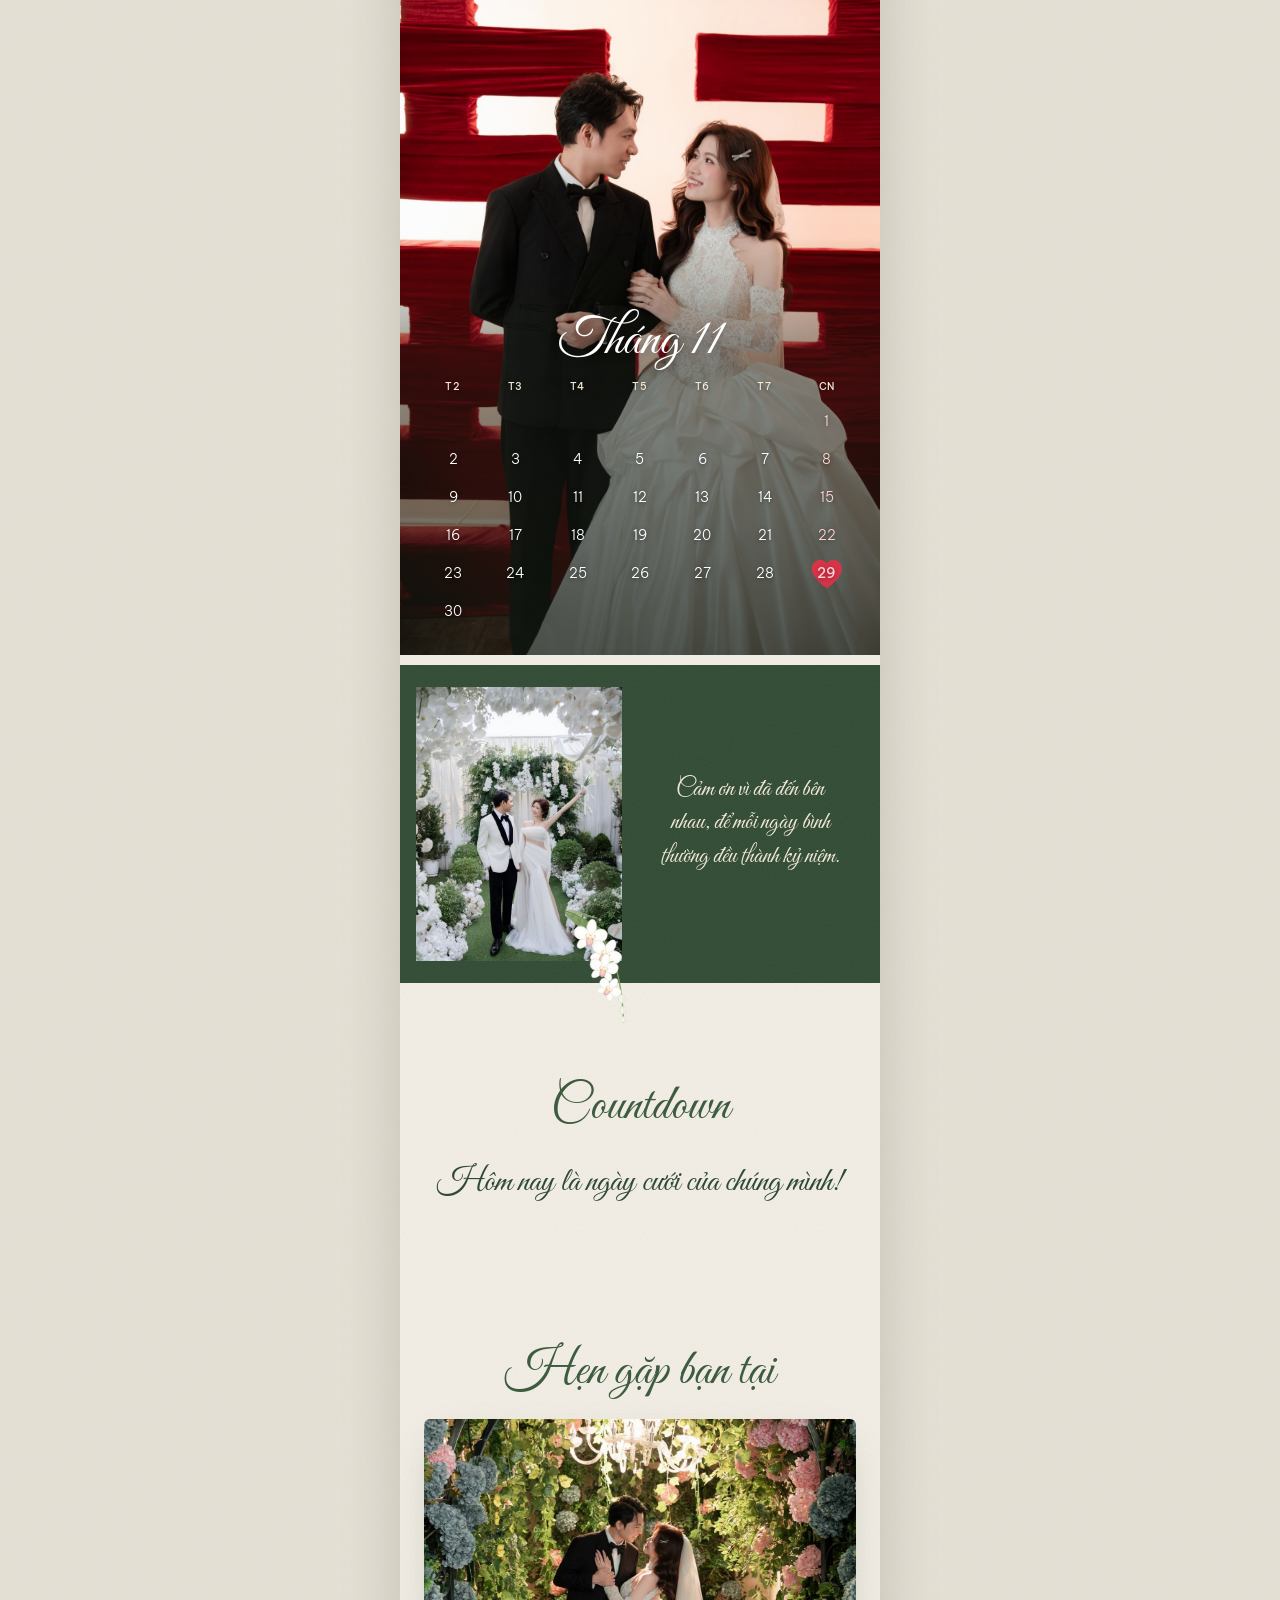
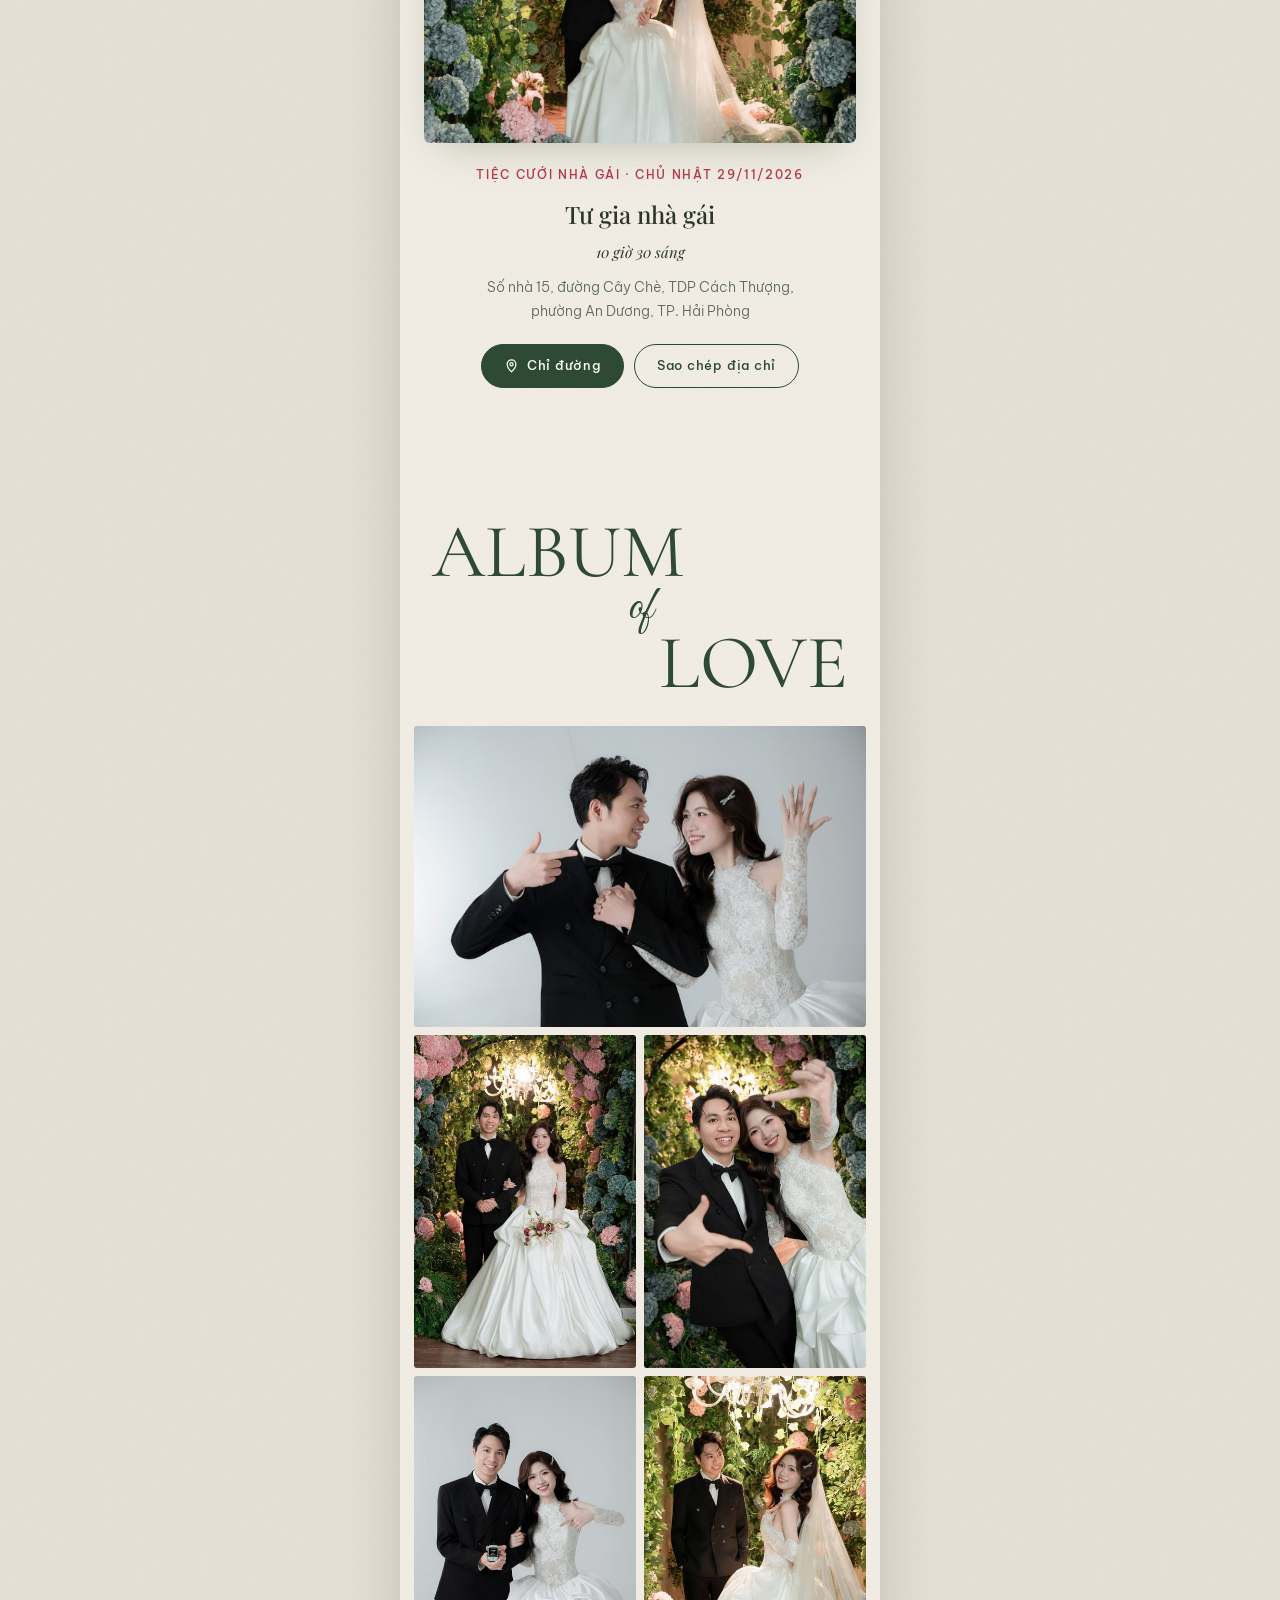
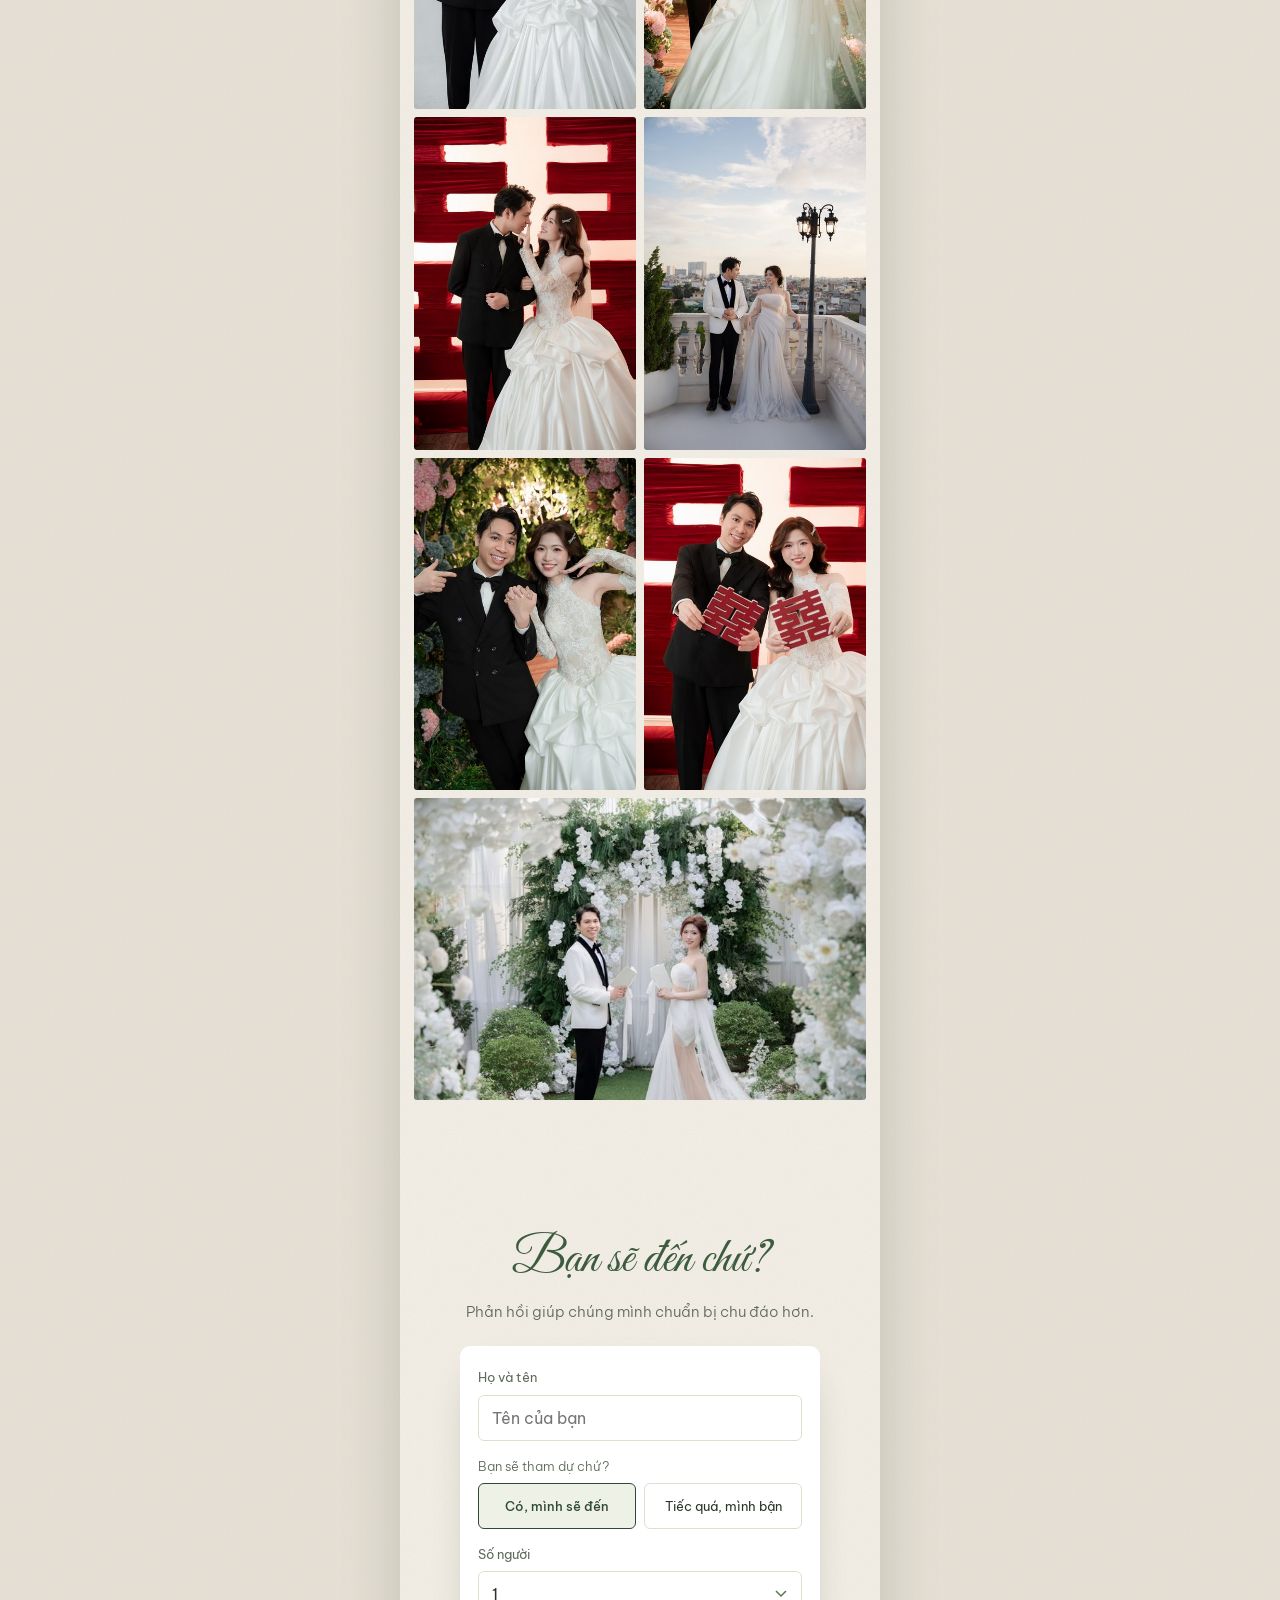
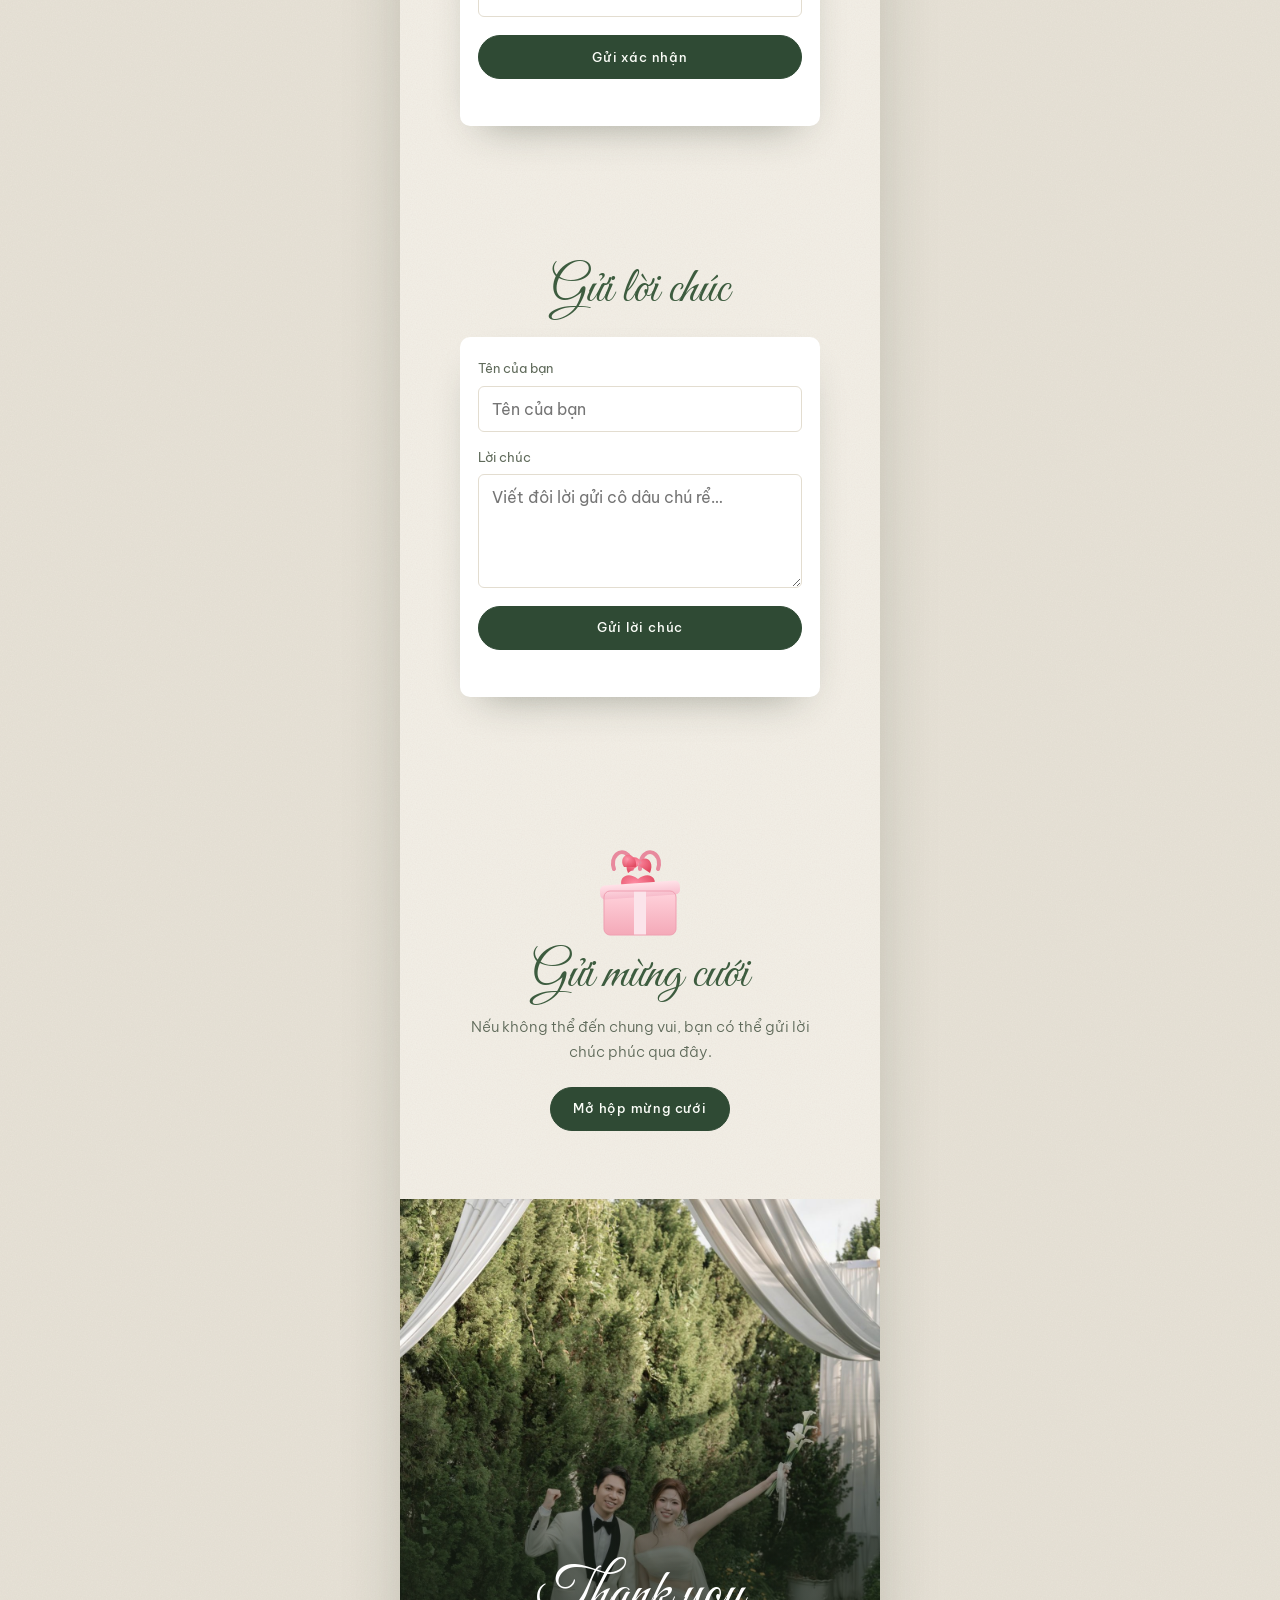
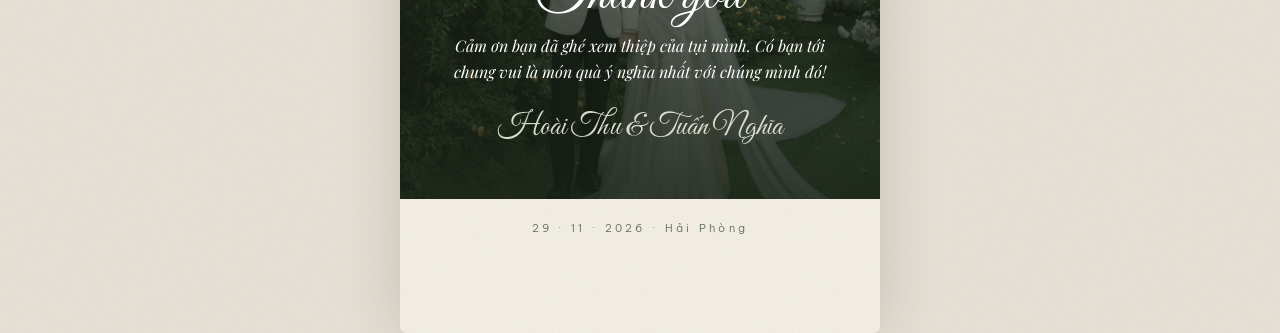
<file: nha-gai/index.html>
<!doctype html>
<html lang="vi" data-side="gai">
<head>
<meta charset="utf-8">
<base href="../">
<meta name="viewport" content="width=device-width,initial-scale=1,viewport-fit=cover">
<meta name="googlebot" content="noindex,nofollow">
<meta name="bingbot" content="noindex,nofollow">
<title>Thiệp cưới Tuấn Nghĩa &amp; Hoài Thu</title>
<meta name="description" content="Thân mời bạn tới chung vui đám cưới Hoài Thu &amp; Tuấn Nghĩa: 10 giờ 30 sáng Chủ Nhật 29/11/2026, tiệc cưới tại tư gia nhà gái, phường An Dương, TP. Hải Phòng.">
<!-- TỰ SINH từ index.html bằng tools/build_sides.py, đừng sửa trực tiếp. -->
<!-- Open Graph: đổi đường dẫn https://... cho đúng địa chỉ trang của bạn sau khi deploy (xem HUONG-DAN.md) -->
<meta property="og:type" content="website">
<meta property="og:url" content="https://thiepcuoi-thunghia.pages.dev/nha-gai/">
<meta property="og:site_name" content="Thiệp cưới Tuấn Nghĩa &amp; Hoài Thu">
<meta property="og:locale" content="vi_VN">
<meta property="og:image:alt" content="Ảnh cưới Tuấn Nghĩa và Hoài Thu">
<meta property="og:title" content="Thiệp cưới Hoài Thu &amp; Tuấn Nghĩa · 29.11.2026">
<meta property="og:description" content="Thân mời bạn tới chung vui đám cưới Hoài Thu &amp; Tuấn Nghĩa: 10 giờ 30 sáng Chủ Nhật 29/11/2026, tiệc cưới tại tư gia nhà gái, phường An Dương, TP. Hải Phòng.">
<meta property="og:image" content="https://thiepcuoi-thunghia.pages.dev/assets/og-sq-2611.jpg">
<meta property="og:image:secure_url" content="https://thiepcuoi-thunghia.pages.dev/assets/og-sq-2611.jpg">
<meta property="og:image:type" content="image/jpeg">
<meta property="og:image:width" content="600">
<meta property="og:image:height" content="600">
<meta name="twitter:card" content="summary">
<meta name="twitter:image" content="https://thiepcuoi-thunghia.pages.dev/assets/og-sq-2611.jpg">
<link rel="apple-touch-icon" href="https://thiepcuoi-thunghia.pages.dev/assets/icon-180.png">
<link rel="icon" type="image/png" sizes="180x180" href="https://thiepcuoi-thunghia.pages.dev/assets/icon-180.png">
<meta name="theme-color" content="#2f4a34">
<link rel="icon" href="data:image/svg+xml,<svg xmlns='http://www.w3.org/2000/svg' viewBox='0 0 100 100'><circle cx='50' cy='50' r='48' fill='%232f4a34'/><circle cx='50' cy='50' r='41' fill='none' stroke='%23e9dcc0' stroke-width='2'/><text x='50' y='64' font-size='38' text-anchor='middle' fill='%23f6efe0' font-family='Georgia,serif' font-style='italic'>T&amp;N</text></svg>">
<link rel="preconnect" href="https://fonts.googleapis.com">
<link rel="preconnect" href="https://fonts.gstatic.com" crossorigin>
<link rel="stylesheet" href="https://fonts.googleapis.com/css2?family=Great+Vibes&family=Cormorant+Garamond:ital,wght@0,300;0,400;0,500;0,600;1,400&family=Playfair+Display:ital,wght@0,400;0,500;0,600;1,400&family=Be+Vietnam+Pro:wght@300;400;500&display=swap">
<link rel="stylesheet" href="css/style.css?v=20261123l">
<link rel="stylesheet" href="css/paper.css?v=20261123l">
</head>
<body class="locked">

<!-- 1. Màn hình mở thiệp -->
<div class="opener" id="opener">
  <div class="doors" id="doors">
    <div class="door l"></div><div class="door r"></div>
    <button class="door-seal" id="doorSeal" type="button" aria-label="Mở thiệp"><svg class="mono" viewBox="0 0 100 100" aria-hidden="true"><circle cx="50" cy="50" r="43" fill="none" stroke="currentColor" stroke-width="1.1" opacity=".75"/><circle cx="50" cy="50" r="39.5" fill="none" stroke="currentColor" stroke-width=".5" stroke-dasharray="1 2.6" opacity=".6"/><path d="M30 78c6 4 13 6 20 6s14-2 20-6" fill="none" stroke="currentColor" stroke-width=".8" opacity=".7"/><path d="M38 80.5c-2.5-2.6-6-3-8.5-1.6 2.3 2.2 5.6 2.9 8.5 1.6zM62 80.5c2.5-2.6 6-3 8.5-1.6-2.3 2.2-5.6 2.9-8.5 1.6z" fill="currentColor" opacity=".7"/><text x="37" y="63" text-anchor="middle" font-family="Great Vibes,cursive" font-size="50" fill="currentColor">T</text><text x="64" y="69" text-anchor="middle" font-family="Great Vibes,cursive" font-size="50" fill="currentColor">N</text><path d="M50 31.5c-1.3-2.4-5-2-5 .9 0 2.3 5 5.3 5 5.3s5-3 5-5.3c0-2.9-3.7-3.3-5-.9z" fill="currentColor"/></svg></button>
    <p class="door-hint">Chạm vào dấu sáp để mở</p>
    <p class="door-guest" id="doorGuest" hidden></p>
  </div>
  <canvas class="op-fx" id="opFx" aria-hidden="true"></canvas>
  <div class="op-leaf tl" aria-hidden="true"></div><div class="op-leaf tr" aria-hidden="true"></div>
  <div class="op-leaf bl" aria-hidden="true"></div><div class="op-leaf br" aria-hidden="true"></div>
  <p class="opener-top">Save our date</p>
  <div class="env-wrap" id="envWrap">
  <div class="env" id="env">
    <div class="env-back"></div>
    <div class="env-letter">
      <span class="eyebrow">Save the date</span>
      <span class="script">Nghĩa <i>&amp;</i> Thu</span>
      <span class="small" data-dates>28 &amp; 29 · 11 · 2026</span>
    </div>
    <div class="env-front"></div>
    <div class="env-flap"></div>
    <button class="wax" id="openBtn" type="button" aria-label="Mở thiệp"><svg class="mono" viewBox="0 0 100 100" aria-hidden="true"><circle cx="50" cy="50" r="43" fill="none" stroke="currentColor" stroke-width="1.1" opacity=".75"/><circle cx="50" cy="50" r="39.5" fill="none" stroke="currentColor" stroke-width=".5" stroke-dasharray="1 2.6" opacity=".6"/><path d="M30 78c6 4 13 6 20 6s14-2 20-6" fill="none" stroke="currentColor" stroke-width=".8" opacity=".7"/><path d="M38 80.5c-2.5-2.6-6-3-8.5-1.6 2.3 2.2 5.6 2.9 8.5 1.6zM62 80.5c2.5-2.6 6-3 8.5-1.6-2.3 2.2-5.6 2.9-8.5 1.6z" fill="currentColor" opacity=".7"/><text x="37" y="63" text-anchor="middle" font-family="Great Vibes,cursive" font-size="50" fill="currentColor">T</text><text x="64" y="69" text-anchor="middle" font-family="Great Vibes,cursive" font-size="50" fill="currentColor">N</text><path d="M50 31.5c-1.3-2.4-5-2-5 .9 0 2.3 5 5.3 5 5.3s5-3 5-5.3c0-2.9-3.7-3.3-5-.9z" fill="currentColor"/></svg></button>
  </div>
  </div>
  <p class="opener-tap" id="tapHint">Chạm để mở thiệp</p>
  <p class="opener-guest" id="openerGuest" hidden></p>
</div>

<button class="music" id="musicBtn" type="button" aria-label="Bật nhạc" aria-pressed="false" hidden>
  <span class="disc" aria-hidden="true"></span>
  <svg viewBox="0 0 24 24" width="22" height="22" aria-hidden="true"><path d="M9 18V5l11-2v13" fill="none" stroke="currentColor" stroke-width="1.8" stroke-linecap="round" stroke-linejoin="round"/><circle cx="6" cy="18" r="3" fill="none" stroke="currentColor" stroke-width="1.8"/><circle cx="17" cy="16" r="3" fill="none" stroke="currentColor" stroke-width="1.8"/></svg>
</button>
<audio id="bgm" loop preload="none"></audio>

<main class="card" id="card">

  <!-- 2. Lời mời cá nhân hóa -->
  <header class="hero">
    <img src="assets/photos/62.jpg" alt="Tuấn Nghĩa và Hoài Thu" fetchpriority="high" style="object-position:50% 40%">
    <div class="hero-in">
      <p class="eyebrow light">Thân mời</p>
      <p class="hero-guest" id="heroGuest">bạn thân yêu</p>
      <h1><span>Tuấn Nghĩa</span><i>&amp;</i><span>Hoài Thu</span></h1>
      <p class="hero-date" data-dates>28 &amp; 29 · 11 · 2026</p>
    </div>
  </header>

  <!-- Tin kiểu Facebook / Instagram -->
  <section class="stories" aria-label="Khoảnh khắc">
    <div class="st-row" id="stRow"></div>
  </section>

  <!-- 3. Hai họ + lời mời -->
  <section class="families reveal">
    <div class="ornament" aria-hidden="true"></div>
    <div class="fam-grid">
      <div>
        <p class="eyebrow">Nhà trai</p>
        <p class="parent" data-bind="groom.father"></p>
        <p class="parent" data-bind="groom.mother"></p>
        <p class="addr" data-bind="groom.address"></p>
      </div>
      <div class="cheers" aria-hidden="true"><svg viewBox="0 0 48 48" width="40" height="40" fill="none" stroke="currentColor" stroke-width="1.4" stroke-linecap="round" stroke-linejoin="round"><path d="M10 6h10l-1 11a4 4 0 0 1-8 0z"/><path d="M15 21v15M10 37h10"/><path d="M27.5 6.8l9.6 2.6-3.8 10.4a4 4 0 0 1-7.7-2.1z"/><path d="M29.8 22.4l-3.9 14.5M21 35.4l9.6 2.6"/><path d="M11 12h8M26.6 11.5l8 2.1"/><path d="M23 3l1 2M25.5 2l-.5 2.4M20.5 2.5l1.3 1.8"/></svg></div>
      <div>
        <p class="eyebrow">Nhà gái</p>
        <p class="parent" data-bind="bride.father"></p>
        <p class="parent" data-bind="bride.mother"></p>
        <p class="addr" data-bind="bride.address"></p>
      </div>
    </div>
    <p class="announce">Sau 7 năm bên nhau, chúng mình chính thức về chung một nhà</p>
    <div class="couple">
      <img class="orchid o-tr" src="assets/orchid.svg" alt="" aria-hidden="true">
      <div class="arch wide"><img src="assets/photos/63.jpg" alt="Chú rể Tuấn Nghĩa và cô dâu Hoài Thu" loading="lazy"></div>
      <div class="couple-names">
        <p class="person"><span class="role">Chú rể</span><span class="script" data-bind="groom.display"></span></p>
        <div class="amp" aria-hidden="true">&amp;</div>
        <p class="person"><span class="role">Cô dâu</span><span class="script" data-bind="bride.display"></span></p>
      </div>
    </div>
  </section>

  <!-- 5. Lời mời + ngày giờ -->
  <section class="invite reveal" id="ngay-cuoi">
    <img class="orchid o-tl" src="assets/orchid.svg" alt="" aria-hidden="true">
    <img class="orchid o-br" src="assets/orchid.svg" alt="" aria-hidden="true">
    <div class="inv-names"><span class="n1">Tuấn Nghĩa</span><span class="amp">&amp;</span><span class="n2">Hoài Thu</span></div>
    <p class="inv-kinh">Thân mời</p>
    <p class="inv-guest" id="invGuest">Bạn</p>
    <p class="inv-to">Tới chung vui<br>trong ngày cưới của chúng mình</p>
    <div id="days"></div>
  </section>

  <!-- Ảnh bìa xen giữa -->
  <section class="banner" aria-hidden="true">
    <img src="assets/photos/78.jpg" alt="" loading="lazy" style="object-position:50% 55%">
    <div class="banner-in"><p class="banner-l">Mãi bên nhau</p><p class="banner-s">Tuấn Nghĩa &amp; Hoài Thu</p></div>
  </section>

  <!-- 4. Câu chuyện tình yêu -->
  <section class="story reveal">
    <img class="orchid o-tr" src="assets/orchid.svg" alt="" aria-hidden="true">
    <h2>Our story</h2>
    <div class="chat" id="chat">
      <div class="chat-top">
        <div class="chat-av"><img src="assets/photos/thumb/81.jpg" alt=""><img src="assets/photos/thumb/80.jpg" alt=""></div>
        <div class="chat-who"><b>Thu &amp; Nghĩa</b><span><i></i>Đang hoạt động</span></div>
        <svg viewBox="0 0 24 24" width="22" height="22" fill="currentColor" aria-hidden="true"><path d="M6.6 10.8a15 15 0 0 0 6.6 6.6l2.2-2.2a1 1 0 0 1 1-.25 11.4 11.4 0 0 0 3.6.57 1 1 0 0 1 1 1V20a1 1 0 0 1-1 1A17 17 0 0 1 3 4a1 1 0 0 1 1-1h3.5a1 1 0 0 1 1 1c0 1.25.2 2.45.57 3.57a1 1 0 0 1-.25 1z"/></svg>
        <svg viewBox="0 0 24 24" width="24" height="24" fill="currentColor" aria-hidden="true"><path d="M17 10.5V7a1 1 0 0 0-1-1H4a1 1 0 0 0-1 1v10a1 1 0 0 0 1 1h12a1 1 0 0 0 1-1v-3.5l4 4v-11z"/></svg>
      </div>
      <div class="chat-day">Tokyo</div>
      <div class="chat-body" id="chatBody" aria-live="polite"></div>
    </div>
  </section>

  <!-- Ảnh bìa xen giữa -->
  <section class="banner top" aria-hidden="true" data-fx="fireworks">
    <img src="assets/photos/67.jpg" alt="" loading="lazy" style="object-position:50% 45%">
    <div class="banner-in"><p class="banner-l">Về chung một nhà</p><p class="banner-s" data-dates>28 &amp; 29 · 11 · 2026</p></div>
  </section>

  <!-- Lịch tháng trên ảnh -->
  <section class="calph reveal" aria-label="Lịch tháng cưới">
    <img src="assets/photos/68.jpg" alt="" loading="lazy">
    <div class="cal">
      <div class="cal-h" id="calHead"></div>
      <div class="cal-grid" id="cal" role="grid"></div>
    </div>
  </section>

  <!-- 6. Lịch trình -->
  <section class="timeline reveal">
    <h2>Timeline</h2>
    <ol class="tl" id="timeline"></ol>
  </section>

  <!-- Khối xanh: ảnh + câu trích -->
  <section class="quote reveal" aria-hidden="true">
    <div class="q-ph"><img src="assets/photos/74.jpg" alt="" loading="lazy"></div>
    <p class="q-tx">Cảm ơn vì đã đến bên nhau, để mỗi ngày bình thường đều thành kỷ niệm.</p>
    <img class="orchid o-q" src="assets/orchid.svg" alt="">
  </section>

  <!-- 7. Đếm ngược -->
  <section class="countdown reveal">
    <h2>Countdown</h2>
    <div class="count" id="count">
      <div><b id="cd-d">--</b><span>Ngày</span></div>
      <div><b id="cd-h">--</b><span>Giờ</span></div>
      <div><b id="cd-m">--</b><span>Phút</span></div>
      <div><b id="cd-s">--</b><span>Giây</span></div>
    </div>
    <p class="cd-done" id="cdDone" hidden>Hôm nay là ngày cưới của chúng mình!</p>
  </section>

  <!-- 8. Địa điểm -->
  <section class="venue reveal" id="dia-diem">
    <h2>Hẹn gặp bạn tại</h2>
    <div id="venues"></div>
  </section>

  <!-- 9. Album -->
  <section class="album reveal" id="album">
    <h2 class="album-h"><span>Album</span><em>of</em><span>Love</span></h2>
    <div class="grid">
      <button type="button" class="ph wide" data-full="assets/photos/65.jpg"><img src="assets/photos/thumb/65.jpg" alt="Ảnh cưới" loading="lazy"></button>
      <button type="button" class="ph" data-full="assets/photos/61.jpg"><img src="assets/photos/thumb/61.jpg" alt="Ảnh cưới" loading="lazy"></button>
      <button type="button" class="ph" data-full="assets/photos/64.jpg"><img src="assets/photos/thumb/64.jpg" alt="Ảnh cưới" loading="lazy"></button>
      <button type="button" class="ph" data-full="assets/photos/69.jpg"><img src="assets/photos/thumb/69.jpg" alt="Ảnh cưới" loading="lazy"></button>
      <button type="button" class="ph" data-full="assets/photos/70.jpg"><img src="assets/photos/thumb/70.jpg" alt="Ảnh cưới" loading="lazy"></button>
      <button type="button" class="ph" data-full="assets/photos/71.jpg"><img src="assets/photos/thumb/71.jpg" alt="Ảnh cưới" loading="lazy"></button>
      <button type="button" class="ph" data-full="assets/photos/72.jpg"><img src="assets/photos/thumb/72.jpg" alt="Ảnh cưới" loading="lazy"></button>
      <button type="button" class="ph" data-full="assets/photos/79.jpg"><img src="assets/photos/thumb/79.jpg" alt="Ảnh cưới" loading="lazy"></button>
      <button type="button" class="ph" data-full="assets/photos/66.jpg"><img src="assets/photos/thumb/66.jpg" alt="Ảnh cưới" loading="lazy"></button>
      <button type="button" class="ph wide" data-full="assets/photos/75.jpg"><img src="assets/photos/thumb/75.jpg" alt="Ảnh cưới" loading="lazy"></button>
    </div>
  </section>

  <!-- 10. Xác nhận tham dự -->
  <section class="rsvp reveal" id="xac-nhan">
    <h2>Bạn sẽ đến chứ?</h2>
    <p class="sub">Phản hồi giúp chúng mình chuẩn bị chu đáo hơn.</p>
    <form id="rsvpForm" class="form" novalidate>
      <label>Họ và tên<input name="name" id="rsvpName" required maxlength="80" autocomplete="name" placeholder="Tên của bạn"></label>
      <fieldset class="seg">
        <legend>Bạn sẽ tham dự chứ?</legend>
        <label><input type="radio" name="attend" value="Có" checked><span>Có, mình sẽ đến</span></label>
        <label><input type="radio" name="attend" value="Không"><span>Tiếc quá, mình bận</span></label>
      </fieldset>
      <div class="row2">
        <label>Số người
          <select name="guests" id="rsvpGuests"></select>
        </label>
        <label>Bạn là khách
          <select name="side"><option>Nhà trai</option><option>Nhà gái</option></select>
        </label>
      </div>
      <button class="btn solid" type="submit">Gửi xác nhận</button>
      <p class="msg" role="status" aria-live="polite"></p>
    </form>
  </section>

  <!-- 11. Lời chúc -->
  <section class="wishes reveal" id="loi-chuc">
    <h2>Gửi lời chúc</h2>
    <form id="wishForm" class="form" novalidate>
      <label>Tên của bạn<input name="name" id="wishName" required maxlength="80" autocomplete="name" placeholder="Tên của bạn"></label>
      <label>Lời chúc<textarea name="message" required maxlength="500" rows="4" placeholder="Viết đôi lời gửi cô dâu chú rể…"></textarea></label>
      <button class="btn solid" type="submit">Gửi lời chúc</button>
      <p class="msg" role="status" aria-live="polite"></p>
    </form>
    <ul class="wish-list" id="wishList" hidden></ul>
  </section>

  <!-- 12. Mừng cưới -->
  <section class="gift reveal">
    <div class="gift-icon" aria-hidden="true">
      <svg viewBox="0 0 120 110" width="120" height="110"><defs><linearGradient id="gb" x1="0" y1="0" x2="0" y2="1"><stop offset="0" stop-color="#ffd3dc"/><stop offset="1" stop-color="#f4a9b8"/></linearGradient><linearGradient id="gl" x1="0" y1="0" x2="0" y2="1"><stop offset="0" stop-color="#ffe2e8"/><stop offset="1" stop-color="#f7bccb"/></linearGradient><radialGradient id="ht" cx="40%" cy="35%" r="70%"><stop offset="0" stop-color="#ff8fa6"/><stop offset="1" stop-color="#e0485f"/></radialGradient></defs>
      <path d="M34 36c-4-12 6-22 14-14 4 4 4 10 4 14M78 36c4-12-6-22-14-14-4 4-4 10-4 14" fill="none" stroke="#e8899d" stroke-width="4" stroke-linecap="round"/>
      <path d="M48 40c-6-14 8-22 14-10M70 40c6-14-8-20-12-8" fill="url(#ht)"/>
      <path d="M58 46c-10-8-20-2-16 8 3 7 16 13 16 13s13-6 16-13c4-10-6-16-16-8z" fill="url(#ht)"/>
      <path d="M44 34c-6-9 4-17 10-9 3 4 2 9 2 9" fill="url(#ht)" opacity=".9"/>
      <rect x="24" y="58" width="72" height="44" rx="6" fill="url(#gb)"/><rect x="20" y="50" width="80" height="14" rx="5" fill="url(#gl)" transform="rotate(-4 60 57)"/>
      <rect x="54" y="58" width="12" height="44" fill="#fbe4ea"/><rect x="24" y="58" width="72" height="44" rx="6" fill="none" stroke="#ef9fb1"/></svg>
    </div>
    <h2>Gửi mừng cưới</h2>
    <p class="sub">Nếu không thể đến chung vui, bạn có thể gửi lời chúc phúc qua đây.</p>
    <button class="btn solid" type="button" id="giftBtn">Mở hộp mừng cưới</button>
  </section>

  <!-- 13. Lời cảm ơn -->
  <section class="thanks">
    <img src="assets/photos/76.jpg" alt="" loading="lazy" style="object-position:50% 25%">
    <div class="thanks-in">
      <h2>Thank you</h2>
      <p>Cảm ơn bạn đã ghé xem thiệp của tụi mình. Có bạn tới chung vui là món quà ý nghĩa nhất với chúng mình đó!</p>
      <p class="sig">Tuấn Nghĩa &amp; Hoài Thu</p>
    </div>
  </section>
  <footer data-dates>28 &amp; 29 · 11 · 2026 · Hải Phòng</footer>
</main>


<div class="progress" id="progress" aria-hidden="true"></div>

<!-- Thanh nút kiểu TikTok -->
<div class="rail" id="rail" hidden>
  <button type="button" class="rail-b" id="railHeart" aria-label="Thả tim"><svg viewBox="0 0 24 24" width="30" height="30" aria-hidden="true"><path d="M12 21s-7.5-4.6-9.6-9.2C.9 8.4 3 4.5 6.7 4.5c2.1 0 3.6 1.2 4.3 2.4h2c.7-1.2 2.2-2.4 4.3-2.4 3.7 0 5.8 3.9 4.3 7.3C19.5 16.4 12 21 12 21z" fill="currentColor"/></svg><span id="heartN">0</span></button>
  <button type="button" class="rail-b" id="railChat" aria-label="Lời chúc"><svg viewBox="0 0 24 24" width="28" height="28" aria-hidden="true"><path d="M12 3C6.5 3 2 6.9 2 11.7c0 2.6 1.3 4.9 3.4 6.5L5 22l4.1-2.1c.9.2 1.9.3 2.9.3 5.5 0 10-3.9 10-8.7S17.5 3 12 3z" fill="currentColor"/></svg><span id="chatN">0</span></button>
  <button type="button" class="rail-b" id="railShare" aria-label="Chia sẻ thiệp"><svg viewBox="0 0 24 24" width="28" height="28" aria-hidden="true"><path d="M14 4l8 7.5-8 7.5v-4.5C8 14.5 4.5 16.5 2 21c.8-6 4-11.5 12-12.5z" fill="currentColor"/></svg><span>Chia sẻ</span></button>
</div>
<!-- Đặt biệt danh kiểu Facebook -->
<div class="modal" id="nickModal" hidden role="dialog" aria-modal="true" aria-labelledby="nickTitle">
  <form class="sheet nick-sheet" id="nickForm" novalidate>
    <button class="sheet-x" type="button" aria-label="Đóng">×</button>
    <div class="nick-big" id="nickBig">?</div>
    <h3 id="nickTitle">Đặt biệt danh</h3>
    <p class="nick-sub">Biệt danh sẽ hiện cùng lời chúc của bạn để cô dâu chú rể biết ai gửi nhé.</p>
    <input id="nickIn" maxlength="40" placeholder="Ví dụ: Minh Béo, Lan lớp 12A…" autocomplete="nickname" enterkeyhint="done">
    <p class="msg" id="nickMsg" role="status"></p>
    <button class="btn solid" type="submit">Lưu biệt danh</button>
  </form>
</div>
<div class="toast" id="toast" role="status" aria-live="polite" hidden></div>

<!-- Xem tin (story) -->
<div class="sv" id="sv" hidden role="dialog" aria-modal="true" aria-label="Xem khoảnh khắc">
  <div class="sv-bars" id="svBars"></div>
  <div class="sv-head"><img id="svAv" alt=""><b id="svName"></b><span id="svTime">vừa xong</span><button type="button" class="sv-x" aria-label="Đóng">×</button></div>
  <img class="sv-img" id="svImg" alt="Ảnh cưới">
  <p class="sv-cap" id="svCap"></p>
  <div class="sv-tap prev" aria-hidden="true"></div><div class="sv-tap next" aria-hidden="true"></div>
</div>

<!-- Lời chúc bay lên + thanh gửi lời chúc -->
<div class="live" id="live" hidden>
  <ul class="bubbles" id="bubbles" aria-live="off"></ul>
  <div class="live-row">
    <form class="livebar" id="liveBar" novalidate>
      <button type="button" class="nick-av" id="nickAv" aria-label="Đặt biệt danh"><svg viewBox="0 0 24 24" width="18" height="18" fill="currentColor" aria-hidden="true"><circle cx="12" cy="8" r="4"/><path d="M4 21c0-4.4 3.6-7 8-7s8 2.6 8 7z"/></svg></button>
      <input id="liveMsg" maxlength="300" placeholder="Gửi lời chúc…" aria-label="Viết lời chúc" autocomplete="off">
      <button type="submit" aria-label="Gửi lời chúc"><svg viewBox="0 0 24 24" width="20" height="20" fill="none" stroke="currentColor" stroke-width="1.8" stroke-linejoin="round"><path d="M4 12l16-8-6 16-3-6z"/><path d="M11 14l9-10"/></svg></button>
    </form>
    <button class="live-btn" id="liveX" type="button" aria-label="Ẩn lời chúc" aria-pressed="false"><svg viewBox="0 0 24 24" width="20" height="20" fill="none" stroke="currentColor" stroke-width="1.8" stroke-linecap="round"><path d="M21 12a8 8 0 0 1-11.6 7.1L4 20l1-4.6A8 8 0 1 1 21 12z"/></svg></button>
    <button class="live-btn gold" id="liveGift" type="button" aria-label="Mừng cưới"><svg viewBox="0 0 24 24" width="20" height="20" fill="none" stroke="currentColor" stroke-width="1.7" stroke-linejoin="round"><rect x="4" y="10" width="16" height="10" rx="1"/><rect x="3" y="7" width="18" height="3.5" rx="1"/><path d="M12 7v13M12 7c-1.5-3-5.5-3.5-5.5-1 0 1.5 3 1 5.5 1zm0 0c1.5-3 5.5-3.5 5.5-1 0 1.5-3 1-5.5 1z"/></svg></button>
  </div>
</div>

<!-- Xem ảnh lớn -->
<div class="lightbox" id="lightbox" hidden role="dialog" aria-modal="true" aria-label="Xem ảnh">
  <button class="lb-x" type="button" aria-label="Đóng">×</button>
  <button class="lb-nav prev" type="button" aria-label="Ảnh trước">‹</button>
  <img id="lbImg" alt="Ảnh cưới">
  <button class="lb-nav next" type="button" aria-label="Ảnh sau">›</button>
</div>

<!-- Popup mừng cưới -->
<div class="modal" id="giftModal" hidden role="dialog" aria-modal="true" aria-labelledby="giftTitle">
  <div class="sheet">
    <button class="sheet-x" type="button" aria-label="Đóng">×</button>
    <h3 id="giftTitle">Hộp mừng cưới</h3>
    <div class="tabs" role="tablist" id="giftTabs"></div>
    <div id="giftPanels"></div>
    <button class="btn sheet-close" type="button">Đóng</button>
  </div>
</div>

<script src="js/config.js?v=20261123l"></script>
<script src="js/lunar.js?v=20261123l"></script>
<script src="js/main.js?v=20261123l"></script>
</body>
</html>
</file>
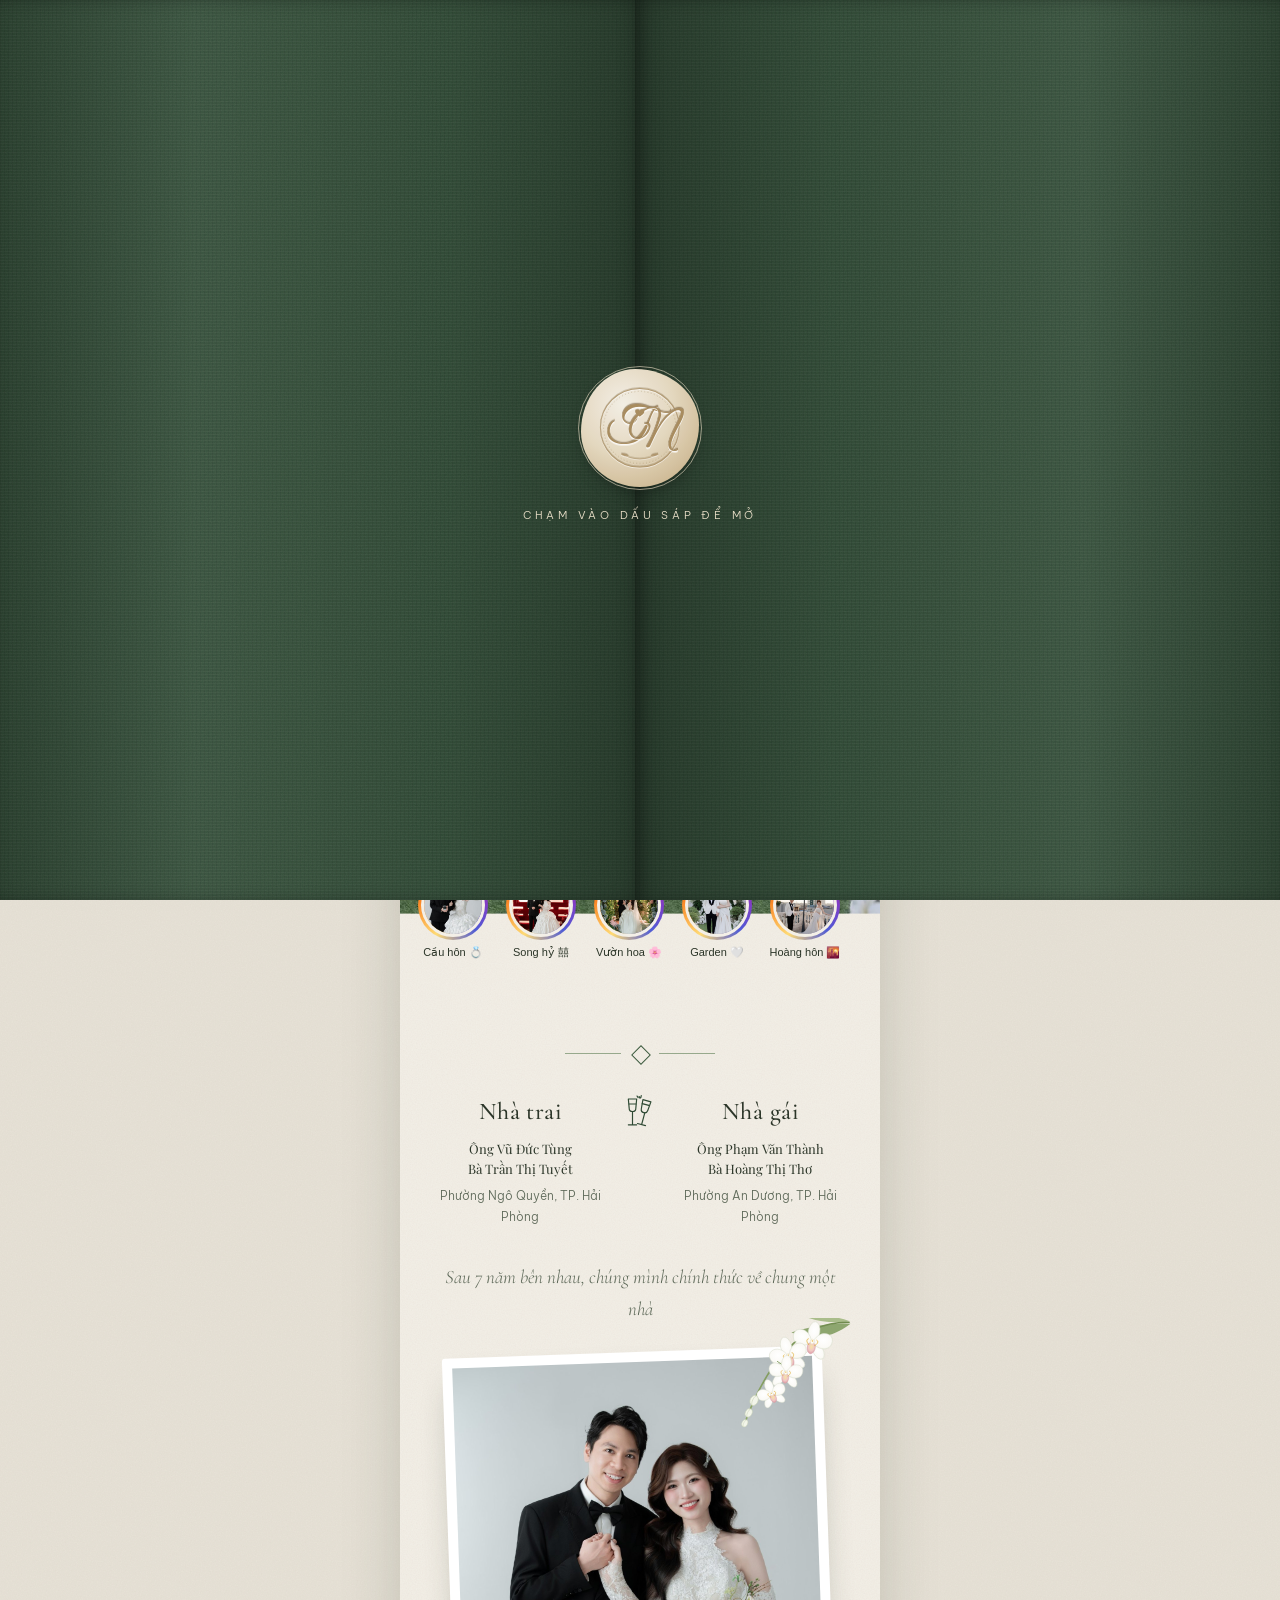
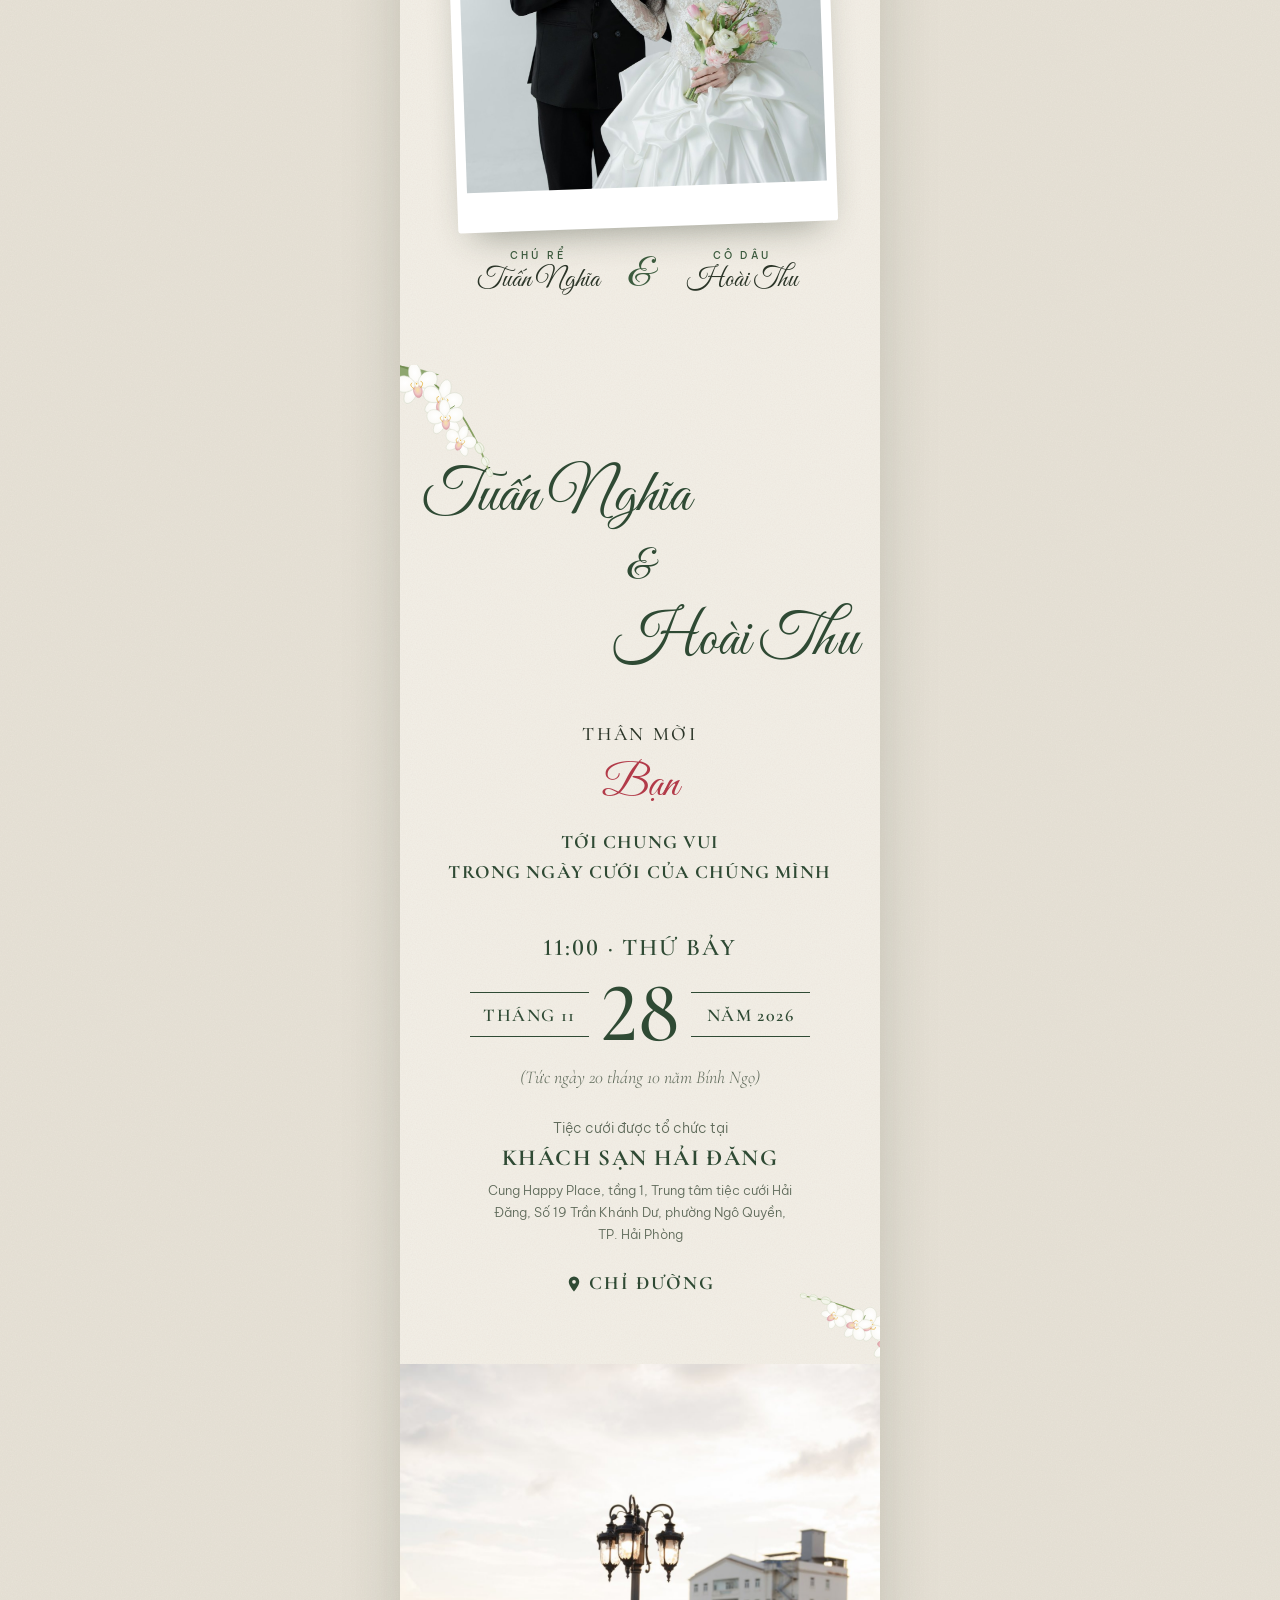
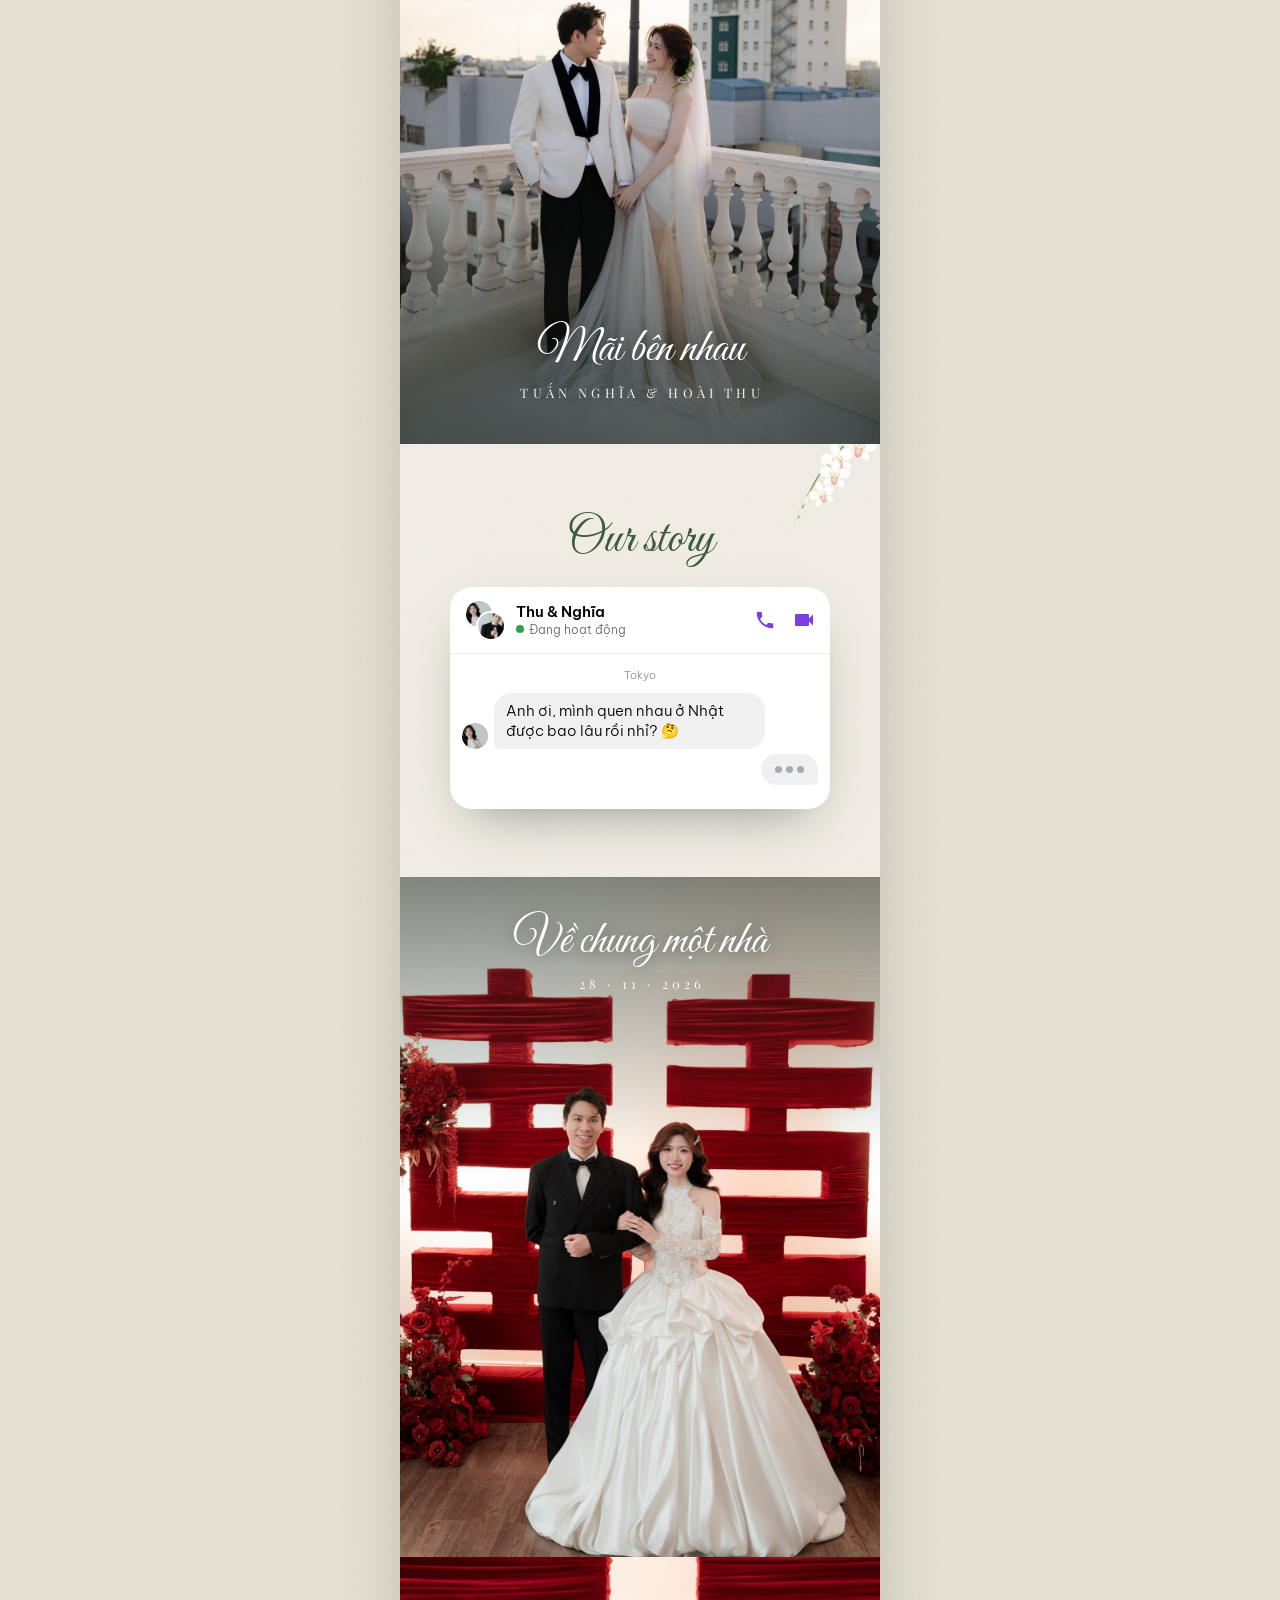
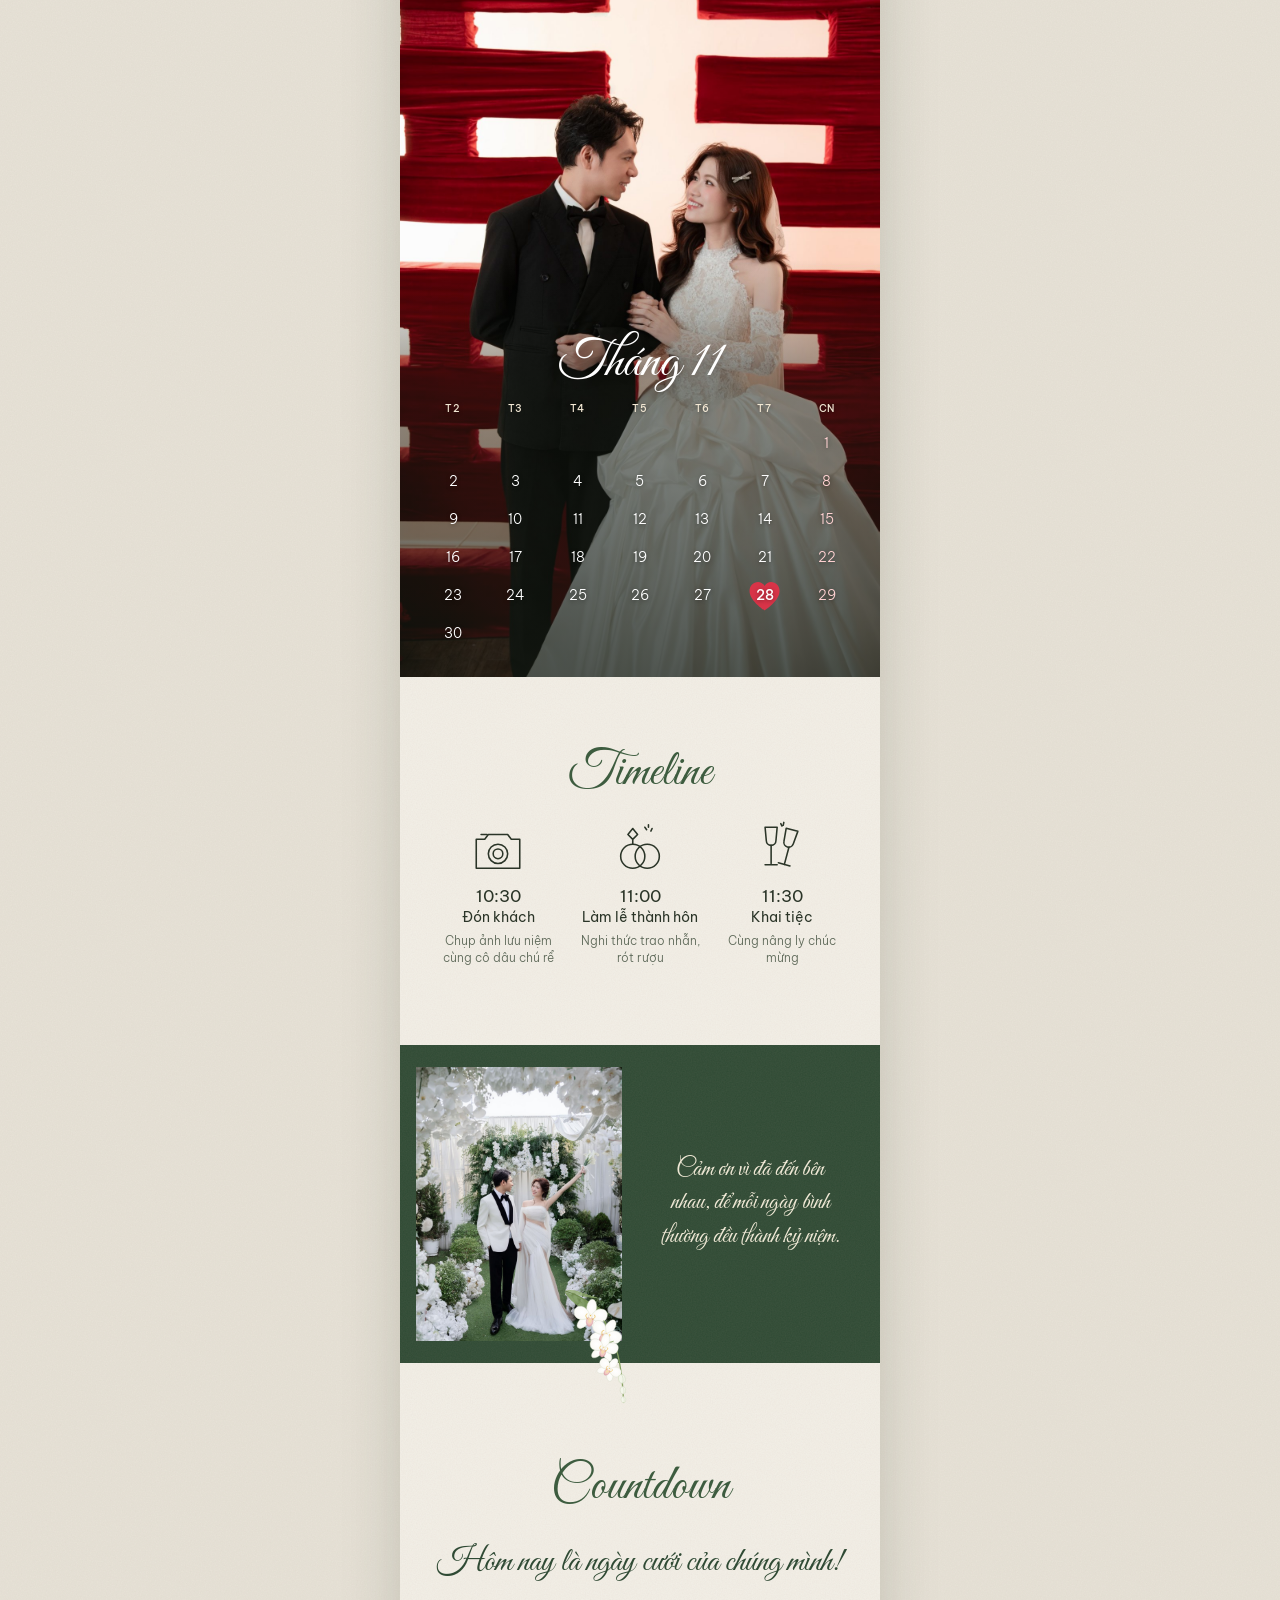
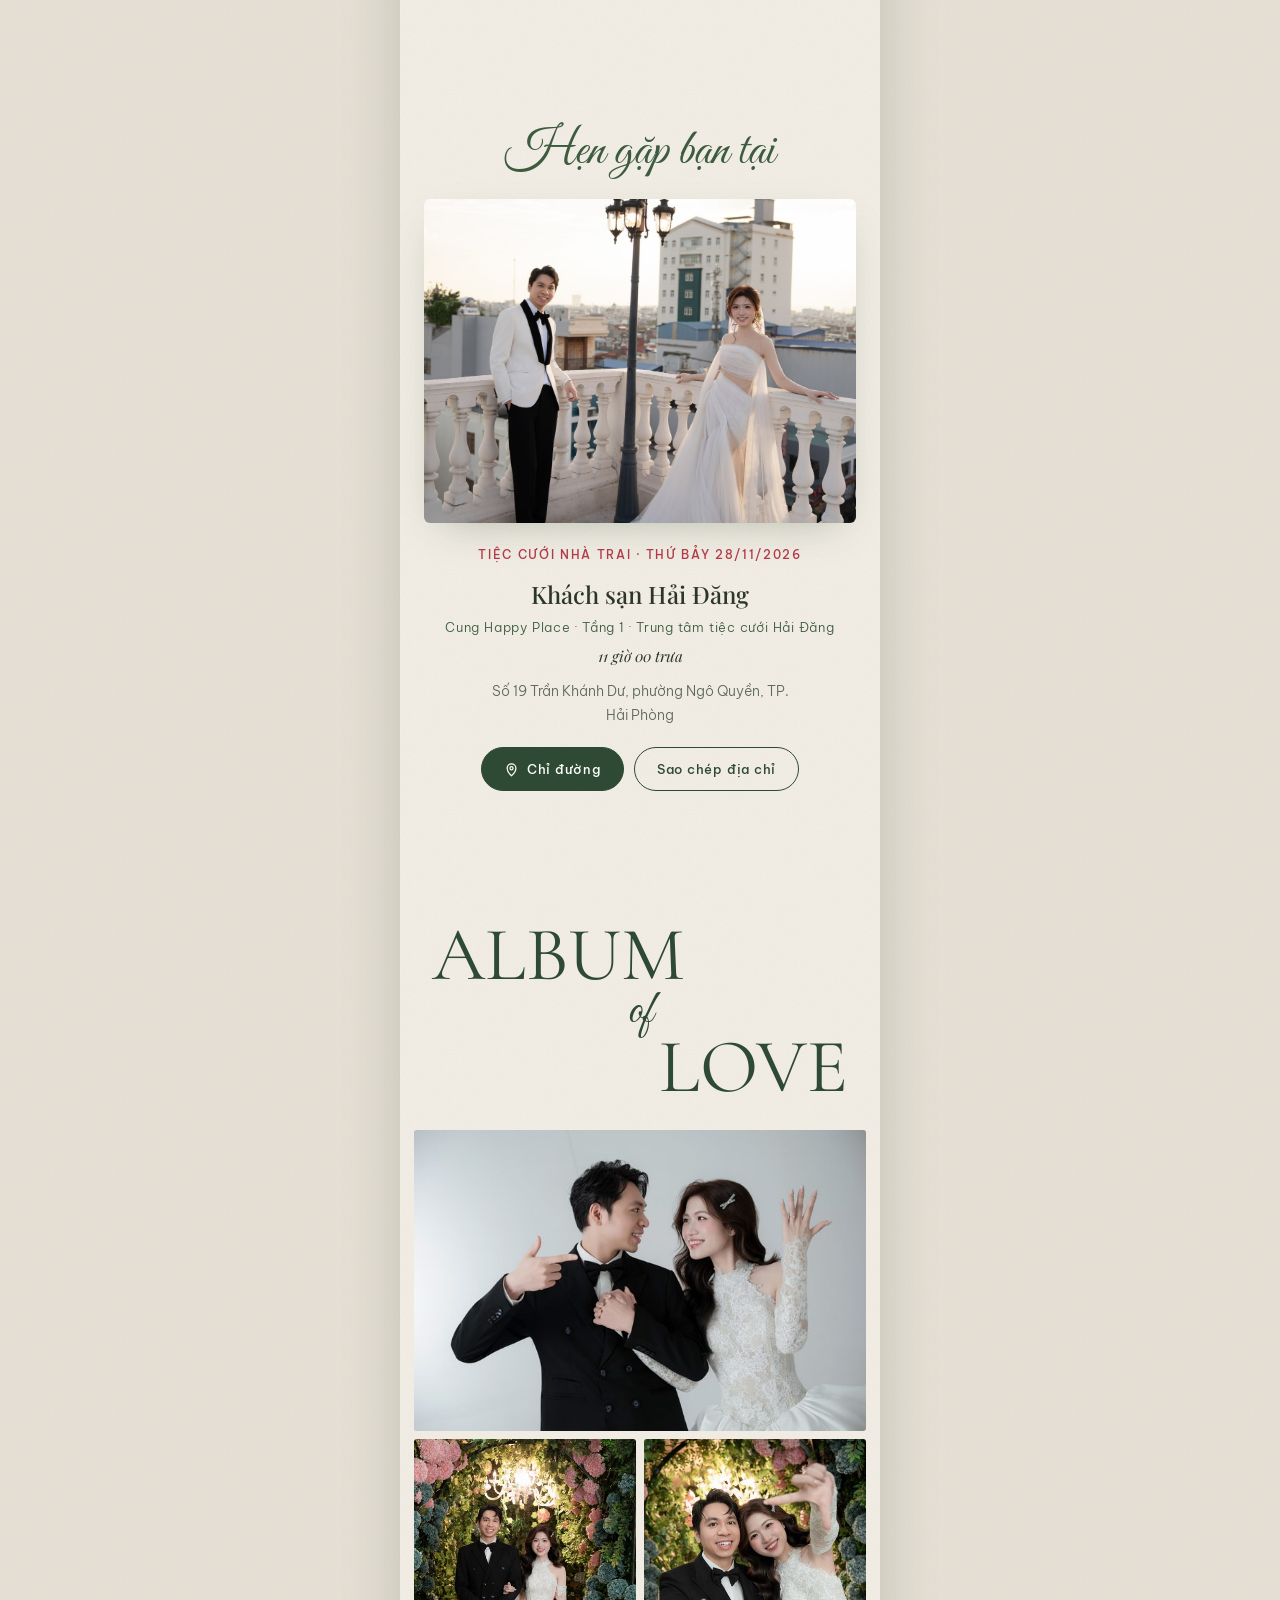
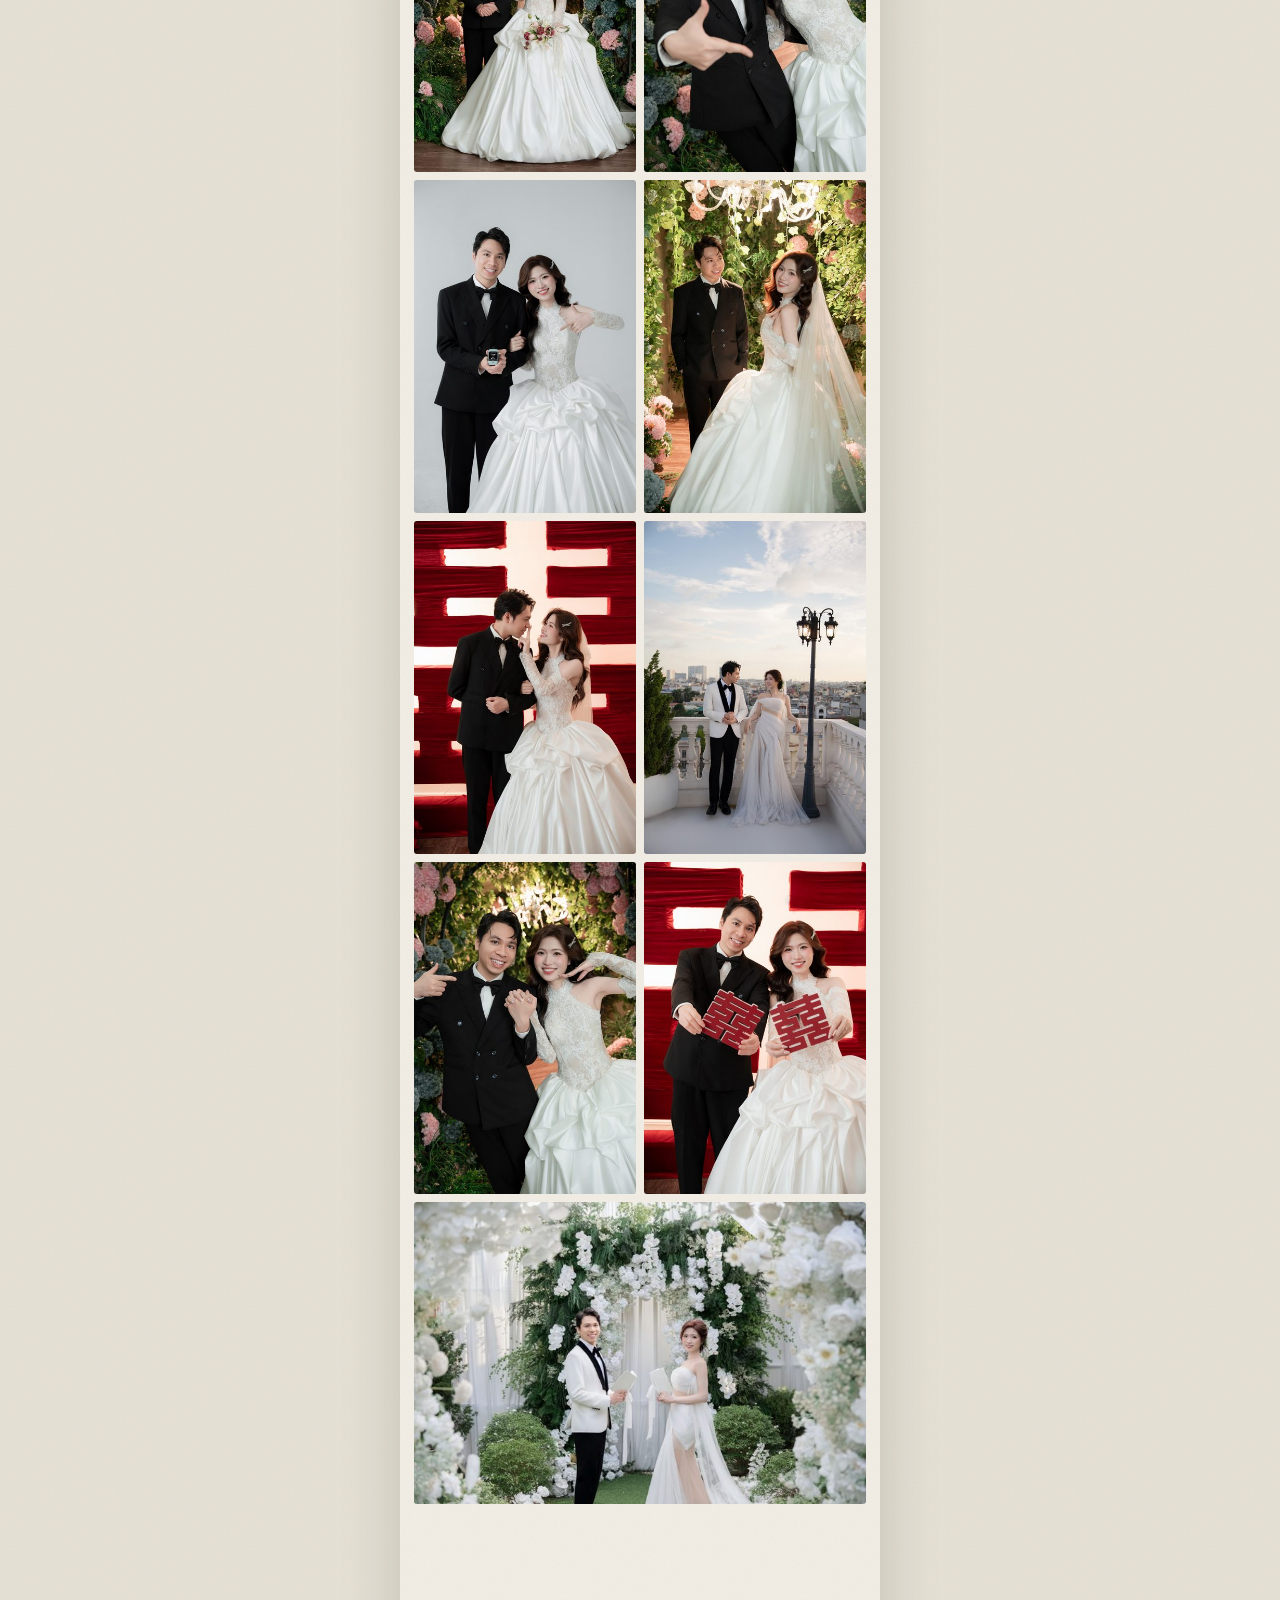
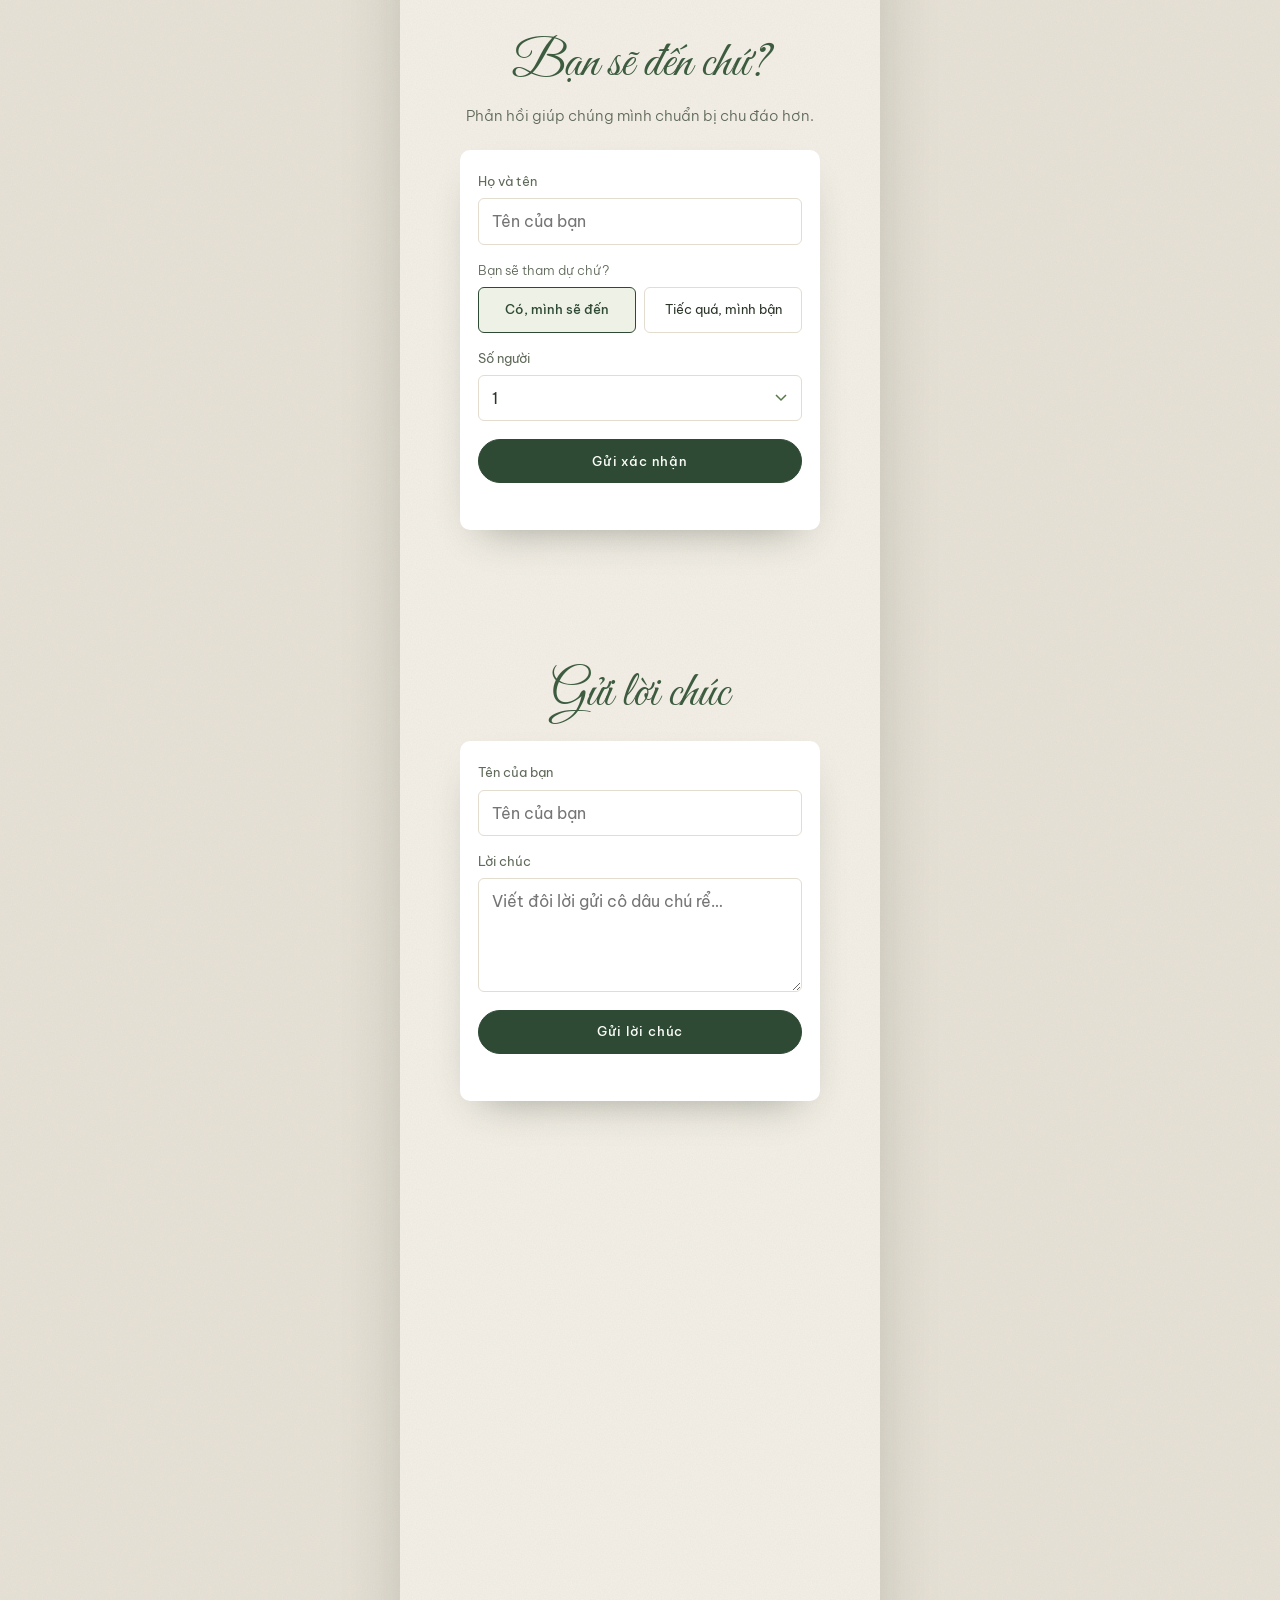
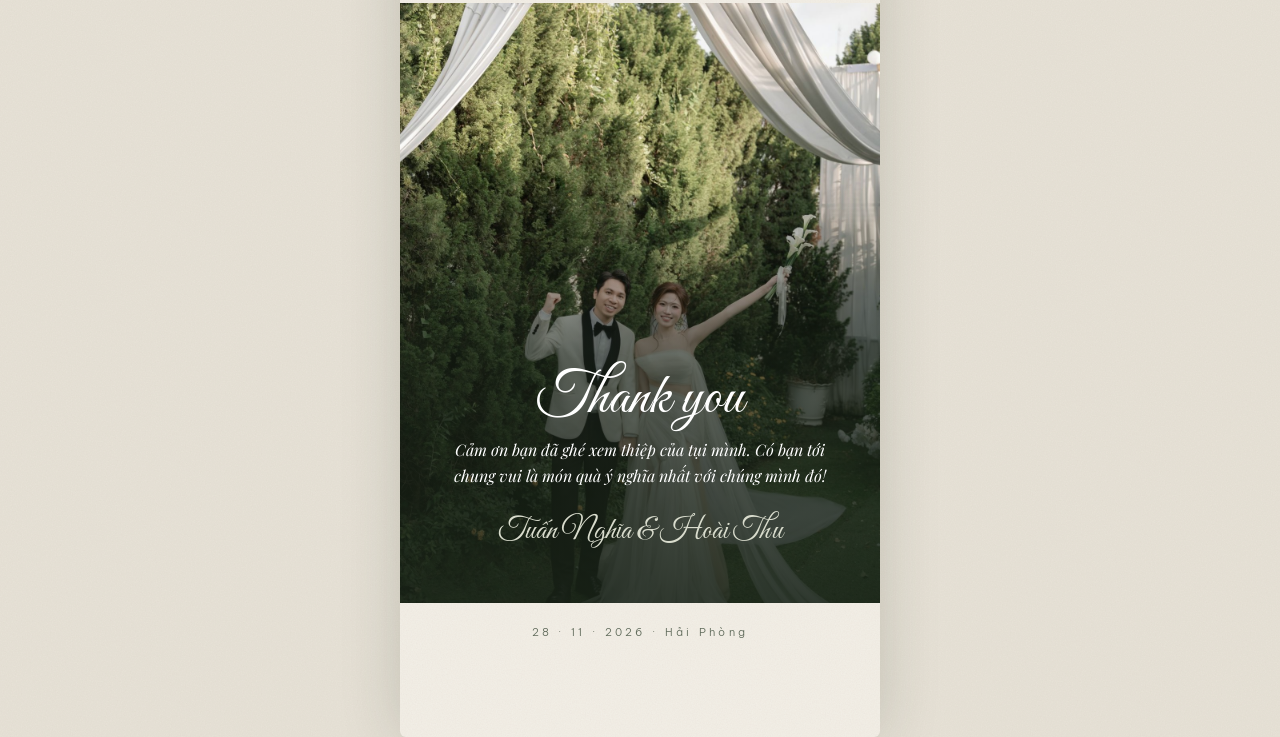
<file: nha-trai/index.html>
<!doctype html>
<html lang="vi" data-side="trai">
<head>
<meta charset="utf-8">
<base href="../">
<meta name="viewport" content="width=device-width,initial-scale=1,viewport-fit=cover">
<meta name="googlebot" content="noindex,nofollow">
<meta name="bingbot" content="noindex,nofollow">
<title>Thiệp cưới Tuấn Nghĩa &amp; Hoài Thu</title>
<meta name="description" content="Thân mời bạn tới chung vui đám cưới Tuấn Nghĩa &amp; Hoài Thu: 11 giờ trưa Thứ Bảy 28/11/2026 tại Khách sạn Hải Đăng, phường Ngô Quyền, TP. Hải Phòng.">
<!-- TỰ SINH từ index.html bằng tools/build_sides.py, đừng sửa trực tiếp. -->
<!-- Open Graph: đổi đường dẫn https://... cho đúng địa chỉ trang của bạn sau khi deploy (xem HUONG-DAN.md) -->
<meta property="og:type" content="website">
<meta property="og:url" content="https://thiepcuoi-thunghia.pages.dev/nha-trai/">
<meta property="og:site_name" content="Thiệp cưới Tuấn Nghĩa &amp; Hoài Thu">
<meta property="og:locale" content="vi_VN">
<meta property="og:image:alt" content="Ảnh cưới Tuấn Nghĩa và Hoài Thu">
<meta property="og:title" content="Thiệp cưới Tuấn Nghĩa &amp; Hoài Thu · 28.11.2026">
<meta property="og:description" content="Thân mời bạn tới chung vui đám cưới Tuấn Nghĩa &amp; Hoài Thu: 11 giờ trưa Thứ Bảy 28/11/2026 tại Khách sạn Hải Đăng, phường Ngô Quyền, TP. Hải Phòng.">
<meta property="og:image" content="https://thiepcuoi-thunghia.pages.dev/assets/og-sq-2611.jpg">
<meta property="og:image:secure_url" content="https://thiepcuoi-thunghia.pages.dev/assets/og-sq-2611.jpg">
<meta property="og:image:type" content="image/jpeg">
<meta property="og:image:width" content="600">
<meta property="og:image:height" content="600">
<meta name="twitter:card" content="summary">
<meta name="twitter:image" content="https://thiepcuoi-thunghia.pages.dev/assets/og-sq-2611.jpg">
<link rel="apple-touch-icon" href="https://thiepcuoi-thunghia.pages.dev/assets/icon-180.png">
<link rel="icon" type="image/png" sizes="180x180" href="https://thiepcuoi-thunghia.pages.dev/assets/icon-180.png">
<meta name="theme-color" content="#2f4a34">
<link rel="icon" href="data:image/svg+xml,<svg xmlns='http://www.w3.org/2000/svg' viewBox='0 0 100 100'><circle cx='50' cy='50' r='48' fill='%232f4a34'/><circle cx='50' cy='50' r='41' fill='none' stroke='%23e9dcc0' stroke-width='2'/><text x='50' y='64' font-size='38' text-anchor='middle' fill='%23f6efe0' font-family='Georgia,serif' font-style='italic'>T&amp;N</text></svg>">
<link rel="preconnect" href="https://fonts.googleapis.com">
<link rel="preconnect" href="https://fonts.gstatic.com" crossorigin>
<link rel="stylesheet" href="https://fonts.googleapis.com/css2?family=Great+Vibes&family=Cormorant+Garamond:ital,wght@0,300;0,400;0,500;0,600;1,400&family=Playfair+Display:ital,wght@0,400;0,500;0,600;1,400&family=Be+Vietnam+Pro:wght@300;400;500&display=swap">
<link rel="stylesheet" href="css/style.css?v=20261123l">
<link rel="stylesheet" href="css/paper.css?v=20261123l">
</head>
<body class="locked">

<!-- 1. Màn hình mở thiệp -->
<div class="opener" id="opener">
  <div class="doors" id="doors">
    <div class="door l"></div><div class="door r"></div>
    <button class="door-seal" id="doorSeal" type="button" aria-label="Mở thiệp"><svg class="mono" viewBox="0 0 100 100" aria-hidden="true"><circle cx="50" cy="50" r="43" fill="none" stroke="currentColor" stroke-width="1.1" opacity=".75"/><circle cx="50" cy="50" r="39.5" fill="none" stroke="currentColor" stroke-width=".5" stroke-dasharray="1 2.6" opacity=".6"/><path d="M30 78c6 4 13 6 20 6s14-2 20-6" fill="none" stroke="currentColor" stroke-width=".8" opacity=".7"/><path d="M38 80.5c-2.5-2.6-6-3-8.5-1.6 2.3 2.2 5.6 2.9 8.5 1.6zM62 80.5c2.5-2.6 6-3 8.5-1.6-2.3 2.2-5.6 2.9-8.5 1.6z" fill="currentColor" opacity=".7"/><text x="37" y="63" text-anchor="middle" font-family="Great Vibes,cursive" font-size="50" fill="currentColor">T</text><text x="64" y="69" text-anchor="middle" font-family="Great Vibes,cursive" font-size="50" fill="currentColor">N</text><path d="M50 31.5c-1.3-2.4-5-2-5 .9 0 2.3 5 5.3 5 5.3s5-3 5-5.3c0-2.9-3.7-3.3-5-.9z" fill="currentColor"/></svg></button>
    <p class="door-hint">Chạm vào dấu sáp để mở</p>
    <p class="door-guest" id="doorGuest" hidden></p>
  </div>
  <canvas class="op-fx" id="opFx" aria-hidden="true"></canvas>
  <div class="op-leaf tl" aria-hidden="true"></div><div class="op-leaf tr" aria-hidden="true"></div>
  <div class="op-leaf bl" aria-hidden="true"></div><div class="op-leaf br" aria-hidden="true"></div>
  <p class="opener-top">Save our date</p>
  <div class="env-wrap" id="envWrap">
  <div class="env" id="env">
    <div class="env-back"></div>
    <div class="env-letter">
      <span class="eyebrow">Save the date</span>
      <span class="script">Nghĩa <i>&amp;</i> Thu</span>
      <span class="small" data-dates>28 &amp; 29 · 11 · 2026</span>
    </div>
    <div class="env-front"></div>
    <div class="env-flap"></div>
    <button class="wax" id="openBtn" type="button" aria-label="Mở thiệp"><svg class="mono" viewBox="0 0 100 100" aria-hidden="true"><circle cx="50" cy="50" r="43" fill="none" stroke="currentColor" stroke-width="1.1" opacity=".75"/><circle cx="50" cy="50" r="39.5" fill="none" stroke="currentColor" stroke-width=".5" stroke-dasharray="1 2.6" opacity=".6"/><path d="M30 78c6 4 13 6 20 6s14-2 20-6" fill="none" stroke="currentColor" stroke-width=".8" opacity=".7"/><path d="M38 80.5c-2.5-2.6-6-3-8.5-1.6 2.3 2.2 5.6 2.9 8.5 1.6zM62 80.5c2.5-2.6 6-3 8.5-1.6-2.3 2.2-5.6 2.9-8.5 1.6z" fill="currentColor" opacity=".7"/><text x="37" y="63" text-anchor="middle" font-family="Great Vibes,cursive" font-size="50" fill="currentColor">T</text><text x="64" y="69" text-anchor="middle" font-family="Great Vibes,cursive" font-size="50" fill="currentColor">N</text><path d="M50 31.5c-1.3-2.4-5-2-5 .9 0 2.3 5 5.3 5 5.3s5-3 5-5.3c0-2.9-3.7-3.3-5-.9z" fill="currentColor"/></svg></button>
  </div>
  </div>
  <p class="opener-tap" id="tapHint">Chạm để mở thiệp</p>
  <p class="opener-guest" id="openerGuest" hidden></p>
</div>

<button class="music" id="musicBtn" type="button" aria-label="Bật nhạc" aria-pressed="false" hidden>
  <span class="disc" aria-hidden="true"></span>
  <svg viewBox="0 0 24 24" width="22" height="22" aria-hidden="true"><path d="M9 18V5l11-2v13" fill="none" stroke="currentColor" stroke-width="1.8" stroke-linecap="round" stroke-linejoin="round"/><circle cx="6" cy="18" r="3" fill="none" stroke="currentColor" stroke-width="1.8"/><circle cx="17" cy="16" r="3" fill="none" stroke="currentColor" stroke-width="1.8"/></svg>
</button>
<audio id="bgm" loop preload="none"></audio>

<main class="card" id="card">

  <!-- 2. Lời mời cá nhân hóa -->
  <header class="hero">
    <img src="assets/photos/62.jpg" alt="Tuấn Nghĩa và Hoài Thu" fetchpriority="high" style="object-position:50% 40%">
    <div class="hero-in">
      <p class="eyebrow light">Thân mời</p>
      <p class="hero-guest" id="heroGuest">bạn thân yêu</p>
      <h1><span>Tuấn Nghĩa</span><i>&amp;</i><span>Hoài Thu</span></h1>
      <p class="hero-date" data-dates>28 &amp; 29 · 11 · 2026</p>
    </div>
  </header>

  <!-- Tin kiểu Facebook / Instagram -->
  <section class="stories" aria-label="Khoảnh khắc">
    <div class="st-row" id="stRow"></div>
  </section>

  <!-- 3. Hai họ + lời mời -->
  <section class="families reveal">
    <div class="ornament" aria-hidden="true"></div>
    <div class="fam-grid">
      <div>
        <p class="eyebrow">Nhà trai</p>
        <p class="parent" data-bind="groom.father"></p>
        <p class="parent" data-bind="groom.mother"></p>
        <p class="addr" data-bind="groom.address"></p>
      </div>
      <div class="cheers" aria-hidden="true"><svg viewBox="0 0 48 48" width="40" height="40" fill="none" stroke="currentColor" stroke-width="1.4" stroke-linecap="round" stroke-linejoin="round"><path d="M10 6h10l-1 11a4 4 0 0 1-8 0z"/><path d="M15 21v15M10 37h10"/><path d="M27.5 6.8l9.6 2.6-3.8 10.4a4 4 0 0 1-7.7-2.1z"/><path d="M29.8 22.4l-3.9 14.5M21 35.4l9.6 2.6"/><path d="M11 12h8M26.6 11.5l8 2.1"/><path d="M23 3l1 2M25.5 2l-.5 2.4M20.5 2.5l1.3 1.8"/></svg></div>
      <div>
        <p class="eyebrow">Nhà gái</p>
        <p class="parent" data-bind="bride.father"></p>
        <p class="parent" data-bind="bride.mother"></p>
        <p class="addr" data-bind="bride.address"></p>
      </div>
    </div>
    <p class="announce">Sau 7 năm bên nhau, chúng mình chính thức về chung một nhà</p>
    <div class="couple">
      <img class="orchid o-tr" src="assets/orchid.svg" alt="" aria-hidden="true">
      <div class="arch wide"><img src="assets/photos/63.jpg" alt="Chú rể Tuấn Nghĩa và cô dâu Hoài Thu" loading="lazy"></div>
      <div class="couple-names">
        <p class="person"><span class="role">Chú rể</span><span class="script" data-bind="groom.display"></span></p>
        <div class="amp" aria-hidden="true">&amp;</div>
        <p class="person"><span class="role">Cô dâu</span><span class="script" data-bind="bride.display"></span></p>
      </div>
    </div>
  </section>

  <!-- 5. Lời mời + ngày giờ -->
  <section class="invite reveal" id="ngay-cuoi">
    <img class="orchid o-tl" src="assets/orchid.svg" alt="" aria-hidden="true">
    <img class="orchid o-br" src="assets/orchid.svg" alt="" aria-hidden="true">
    <div class="inv-names"><span class="n1">Tuấn Nghĩa</span><span class="amp">&amp;</span><span class="n2">Hoài Thu</span></div>
    <p class="inv-kinh">Thân mời</p>
    <p class="inv-guest" id="invGuest">Bạn</p>
    <p class="inv-to">Tới chung vui<br>trong ngày cưới của chúng mình</p>
    <div id="days"></div>
  </section>

  <!-- Ảnh bìa xen giữa -->
  <section class="banner" aria-hidden="true">
    <img src="assets/photos/78.jpg" alt="" loading="lazy" style="object-position:50% 55%">
    <div class="banner-in"><p class="banner-l">Mãi bên nhau</p><p class="banner-s">Tuấn Nghĩa &amp; Hoài Thu</p></div>
  </section>

  <!-- 4. Câu chuyện tình yêu -->
  <section class="story reveal">
    <img class="orchid o-tr" src="assets/orchid.svg" alt="" aria-hidden="true">
    <h2>Our story</h2>
    <div class="chat" id="chat">
      <div class="chat-top">
        <div class="chat-av"><img src="assets/photos/thumb/81.jpg" alt=""><img src="assets/photos/thumb/80.jpg" alt=""></div>
        <div class="chat-who"><b>Thu &amp; Nghĩa</b><span><i></i>Đang hoạt động</span></div>
        <svg viewBox="0 0 24 24" width="22" height="22" fill="currentColor" aria-hidden="true"><path d="M6.6 10.8a15 15 0 0 0 6.6 6.6l2.2-2.2a1 1 0 0 1 1-.25 11.4 11.4 0 0 0 3.6.57 1 1 0 0 1 1 1V20a1 1 0 0 1-1 1A17 17 0 0 1 3 4a1 1 0 0 1 1-1h3.5a1 1 0 0 1 1 1c0 1.25.2 2.45.57 3.57a1 1 0 0 1-.25 1z"/></svg>
        <svg viewBox="0 0 24 24" width="24" height="24" fill="currentColor" aria-hidden="true"><path d="M17 10.5V7a1 1 0 0 0-1-1H4a1 1 0 0 0-1 1v10a1 1 0 0 0 1 1h12a1 1 0 0 0 1-1v-3.5l4 4v-11z"/></svg>
      </div>
      <div class="chat-day">Tokyo</div>
      <div class="chat-body" id="chatBody" aria-live="polite"></div>
    </div>
  </section>

  <!-- Ảnh bìa xen giữa -->
  <section class="banner top" aria-hidden="true" data-fx="fireworks">
    <img src="assets/photos/67.jpg" alt="" loading="lazy" style="object-position:50% 45%">
    <div class="banner-in"><p class="banner-l">Về chung một nhà</p><p class="banner-s" data-dates>28 &amp; 29 · 11 · 2026</p></div>
  </section>

  <!-- Lịch tháng trên ảnh -->
  <section class="calph reveal" aria-label="Lịch tháng cưới">
    <img src="assets/photos/68.jpg" alt="" loading="lazy">
    <div class="cal">
      <div class="cal-h" id="calHead"></div>
      <div class="cal-grid" id="cal" role="grid"></div>
    </div>
  </section>

  <!-- 6. Lịch trình -->
  <section class="timeline reveal">
    <h2>Timeline</h2>
    <ol class="tl" id="timeline"></ol>
  </section>

  <!-- Khối xanh: ảnh + câu trích -->
  <section class="quote reveal" aria-hidden="true">
    <div class="q-ph"><img src="assets/photos/74.jpg" alt="" loading="lazy"></div>
    <p class="q-tx">Cảm ơn vì đã đến bên nhau, để mỗi ngày bình thường đều thành kỷ niệm.</p>
    <img class="orchid o-q" src="assets/orchid.svg" alt="">
  </section>

  <!-- 7. Đếm ngược -->
  <section class="countdown reveal">
    <h2>Countdown</h2>
    <div class="count" id="count">
      <div><b id="cd-d">--</b><span>Ngày</span></div>
      <div><b id="cd-h">--</b><span>Giờ</span></div>
      <div><b id="cd-m">--</b><span>Phút</span></div>
      <div><b id="cd-s">--</b><span>Giây</span></div>
    </div>
    <p class="cd-done" id="cdDone" hidden>Hôm nay là ngày cưới của chúng mình!</p>
  </section>

  <!-- 8. Địa điểm -->
  <section class="venue reveal" id="dia-diem">
    <h2>Hẹn gặp bạn tại</h2>
    <div id="venues"></div>
  </section>

  <!-- 9. Album -->
  <section class="album reveal" id="album">
    <h2 class="album-h"><span>Album</span><em>of</em><span>Love</span></h2>
    <div class="grid">
      <button type="button" class="ph wide" data-full="assets/photos/65.jpg"><img src="assets/photos/thumb/65.jpg" alt="Ảnh cưới" loading="lazy"></button>
      <button type="button" class="ph" data-full="assets/photos/61.jpg"><img src="assets/photos/thumb/61.jpg" alt="Ảnh cưới" loading="lazy"></button>
      <button type="button" class="ph" data-full="assets/photos/64.jpg"><img src="assets/photos/thumb/64.jpg" alt="Ảnh cưới" loading="lazy"></button>
      <button type="button" class="ph" data-full="assets/photos/69.jpg"><img src="assets/photos/thumb/69.jpg" alt="Ảnh cưới" loading="lazy"></button>
      <button type="button" class="ph" data-full="assets/photos/70.jpg"><img src="assets/photos/thumb/70.jpg" alt="Ảnh cưới" loading="lazy"></button>
      <button type="button" class="ph" data-full="assets/photos/71.jpg"><img src="assets/photos/thumb/71.jpg" alt="Ảnh cưới" loading="lazy"></button>
      <button type="button" class="ph" data-full="assets/photos/72.jpg"><img src="assets/photos/thumb/72.jpg" alt="Ảnh cưới" loading="lazy"></button>
      <button type="button" class="ph" data-full="assets/photos/79.jpg"><img src="assets/photos/thumb/79.jpg" alt="Ảnh cưới" loading="lazy"></button>
      <button type="button" class="ph" data-full="assets/photos/66.jpg"><img src="assets/photos/thumb/66.jpg" alt="Ảnh cưới" loading="lazy"></button>
      <button type="button" class="ph wide" data-full="assets/photos/75.jpg"><img src="assets/photos/thumb/75.jpg" alt="Ảnh cưới" loading="lazy"></button>
    </div>
  </section>

  <!-- 10. Xác nhận tham dự -->
  <section class="rsvp reveal" id="xac-nhan">
    <h2>Bạn sẽ đến chứ?</h2>
    <p class="sub">Phản hồi giúp chúng mình chuẩn bị chu đáo hơn.</p>
    <form id="rsvpForm" class="form" novalidate>
      <label>Họ và tên<input name="name" id="rsvpName" required maxlength="80" autocomplete="name" placeholder="Tên của bạn"></label>
      <fieldset class="seg">
        <legend>Bạn sẽ tham dự chứ?</legend>
        <label><input type="radio" name="attend" value="Có" checked><span>Có, mình sẽ đến</span></label>
        <label><input type="radio" name="attend" value="Không"><span>Tiếc quá, mình bận</span></label>
      </fieldset>
      <div class="row2">
        <label>Số người
          <select name="guests" id="rsvpGuests"></select>
        </label>
        <label>Bạn là khách
          <select name="side"><option>Nhà trai</option><option>Nhà gái</option></select>
        </label>
      </div>
      <button class="btn solid" type="submit">Gửi xác nhận</button>
      <p class="msg" role="status" aria-live="polite"></p>
    </form>
  </section>

  <!-- 11. Lời chúc -->
  <section class="wishes reveal" id="loi-chuc">
    <h2>Gửi lời chúc</h2>
    <form id="wishForm" class="form" novalidate>
      <label>Tên của bạn<input name="name" id="wishName" required maxlength="80" autocomplete="name" placeholder="Tên của bạn"></label>
      <label>Lời chúc<textarea name="message" required maxlength="500" rows="4" placeholder="Viết đôi lời gửi cô dâu chú rể…"></textarea></label>
      <button class="btn solid" type="submit">Gửi lời chúc</button>
      <p class="msg" role="status" aria-live="polite"></p>
    </form>
    <ul class="wish-list" id="wishList" hidden></ul>
  </section>

  <!-- 12. Mừng cưới -->
  <section class="gift reveal">
    <div class="gift-icon" aria-hidden="true">
      <svg viewBox="0 0 120 110" width="120" height="110"><defs><linearGradient id="gb" x1="0" y1="0" x2="0" y2="1"><stop offset="0" stop-color="#ffd3dc"/><stop offset="1" stop-color="#f4a9b8"/></linearGradient><linearGradient id="gl" x1="0" y1="0" x2="0" y2="1"><stop offset="0" stop-color="#ffe2e8"/><stop offset="1" stop-color="#f7bccb"/></linearGradient><radialGradient id="ht" cx="40%" cy="35%" r="70%"><stop offset="0" stop-color="#ff8fa6"/><stop offset="1" stop-color="#e0485f"/></radialGradient></defs>
      <path d="M34 36c-4-12 6-22 14-14 4 4 4 10 4 14M78 36c4-12-6-22-14-14-4 4-4 10-4 14" fill="none" stroke="#e8899d" stroke-width="4" stroke-linecap="round"/>
      <path d="M48 40c-6-14 8-22 14-10M70 40c6-14-8-20-12-8" fill="url(#ht)"/>
      <path d="M58 46c-10-8-20-2-16 8 3 7 16 13 16 13s13-6 16-13c4-10-6-16-16-8z" fill="url(#ht)"/>
      <path d="M44 34c-6-9 4-17 10-9 3 4 2 9 2 9" fill="url(#ht)" opacity=".9"/>
      <rect x="24" y="58" width="72" height="44" rx="6" fill="url(#gb)"/><rect x="20" y="50" width="80" height="14" rx="5" fill="url(#gl)" transform="rotate(-4 60 57)"/>
      <rect x="54" y="58" width="12" height="44" fill="#fbe4ea"/><rect x="24" y="58" width="72" height="44" rx="6" fill="none" stroke="#ef9fb1"/></svg>
    </div>
    <h2>Gửi mừng cưới</h2>
    <p class="sub">Nếu không thể đến chung vui, bạn có thể gửi lời chúc phúc qua đây.</p>
    <button class="btn solid" type="button" id="giftBtn">Mở hộp mừng cưới</button>
  </section>

  <!-- 13. Lời cảm ơn -->
  <section class="thanks">
    <img src="assets/photos/76.jpg" alt="" loading="lazy" style="object-position:50% 25%">
    <div class="thanks-in">
      <h2>Thank you</h2>
      <p>Cảm ơn bạn đã ghé xem thiệp của tụi mình. Có bạn tới chung vui là món quà ý nghĩa nhất với chúng mình đó!</p>
      <p class="sig">Tuấn Nghĩa &amp; Hoài Thu</p>
    </div>
  </section>
  <footer data-dates>28 &amp; 29 · 11 · 2026 · Hải Phòng</footer>
</main>


<div class="progress" id="progress" aria-hidden="true"></div>

<!-- Thanh nút kiểu TikTok -->
<div class="rail" id="rail" hidden>
  <button type="button" class="rail-b" id="railHeart" aria-label="Thả tim"><svg viewBox="0 0 24 24" width="30" height="30" aria-hidden="true"><path d="M12 21s-7.5-4.6-9.6-9.2C.9 8.4 3 4.5 6.7 4.5c2.1 0 3.6 1.2 4.3 2.4h2c.7-1.2 2.2-2.4 4.3-2.4 3.7 0 5.8 3.9 4.3 7.3C19.5 16.4 12 21 12 21z" fill="currentColor"/></svg><span id="heartN">0</span></button>
  <button type="button" class="rail-b" id="railChat" aria-label="Lời chúc"><svg viewBox="0 0 24 24" width="28" height="28" aria-hidden="true"><path d="M12 3C6.5 3 2 6.9 2 11.7c0 2.6 1.3 4.9 3.4 6.5L5 22l4.1-2.1c.9.2 1.9.3 2.9.3 5.5 0 10-3.9 10-8.7S17.5 3 12 3z" fill="currentColor"/></svg><span id="chatN">0</span></button>
  <button type="button" class="rail-b" id="railShare" aria-label="Chia sẻ thiệp"><svg viewBox="0 0 24 24" width="28" height="28" aria-hidden="true"><path d="M14 4l8 7.5-8 7.5v-4.5C8 14.5 4.5 16.5 2 21c.8-6 4-11.5 12-12.5z" fill="currentColor"/></svg><span>Chia sẻ</span></button>
</div>
<!-- Đặt biệt danh kiểu Facebook -->
<div class="modal" id="nickModal" hidden role="dialog" aria-modal="true" aria-labelledby="nickTitle">
  <form class="sheet nick-sheet" id="nickForm" novalidate>
    <button class="sheet-x" type="button" aria-label="Đóng">×</button>
    <div class="nick-big" id="nickBig">?</div>
    <h3 id="nickTitle">Đặt biệt danh</h3>
    <p class="nick-sub">Biệt danh sẽ hiện cùng lời chúc của bạn để cô dâu chú rể biết ai gửi nhé.</p>
    <input id="nickIn" maxlength="40" placeholder="Ví dụ: Minh Béo, Lan lớp 12A…" autocomplete="nickname" enterkeyhint="done">
    <p class="msg" id="nickMsg" role="status"></p>
    <button class="btn solid" type="submit">Lưu biệt danh</button>
  </form>
</div>
<div class="toast" id="toast" role="status" aria-live="polite" hidden></div>

<!-- Xem tin (story) -->
<div class="sv" id="sv" hidden role="dialog" aria-modal="true" aria-label="Xem khoảnh khắc">
  <div class="sv-bars" id="svBars"></div>
  <div class="sv-head"><img id="svAv" alt=""><b id="svName"></b><span id="svTime">vừa xong</span><button type="button" class="sv-x" aria-label="Đóng">×</button></div>
  <img class="sv-img" id="svImg" alt="Ảnh cưới">
  <p class="sv-cap" id="svCap"></p>
  <div class="sv-tap prev" aria-hidden="true"></div><div class="sv-tap next" aria-hidden="true"></div>
</div>

<!-- Lời chúc bay lên + thanh gửi lời chúc -->
<div class="live" id="live" hidden>
  <ul class="bubbles" id="bubbles" aria-live="off"></ul>
  <div class="live-row">
    <form class="livebar" id="liveBar" novalidate>
      <button type="button" class="nick-av" id="nickAv" aria-label="Đặt biệt danh"><svg viewBox="0 0 24 24" width="18" height="18" fill="currentColor" aria-hidden="true"><circle cx="12" cy="8" r="4"/><path d="M4 21c0-4.4 3.6-7 8-7s8 2.6 8 7z"/></svg></button>
      <input id="liveMsg" maxlength="300" placeholder="Gửi lời chúc…" aria-label="Viết lời chúc" autocomplete="off">
      <button type="submit" aria-label="Gửi lời chúc"><svg viewBox="0 0 24 24" width="20" height="20" fill="none" stroke="currentColor" stroke-width="1.8" stroke-linejoin="round"><path d="M4 12l16-8-6 16-3-6z"/><path d="M11 14l9-10"/></svg></button>
    </form>
    <button class="live-btn" id="liveX" type="button" aria-label="Ẩn lời chúc" aria-pressed="false"><svg viewBox="0 0 24 24" width="20" height="20" fill="none" stroke="currentColor" stroke-width="1.8" stroke-linecap="round"><path d="M21 12a8 8 0 0 1-11.6 7.1L4 20l1-4.6A8 8 0 1 1 21 12z"/></svg></button>
    <button class="live-btn gold" id="liveGift" type="button" aria-label="Mừng cưới"><svg viewBox="0 0 24 24" width="20" height="20" fill="none" stroke="currentColor" stroke-width="1.7" stroke-linejoin="round"><rect x="4" y="10" width="16" height="10" rx="1"/><rect x="3" y="7" width="18" height="3.5" rx="1"/><path d="M12 7v13M12 7c-1.5-3-5.5-3.5-5.5-1 0 1.5 3 1 5.5 1zm0 0c1.5-3 5.5-3.5 5.5-1 0 1.5-3 1-5.5 1z"/></svg></button>
  </div>
</div>

<!-- Xem ảnh lớn -->
<div class="lightbox" id="lightbox" hidden role="dialog" aria-modal="true" aria-label="Xem ảnh">
  <button class="lb-x" type="button" aria-label="Đóng">×</button>
  <button class="lb-nav prev" type="button" aria-label="Ảnh trước">‹</button>
  <img id="lbImg" alt="Ảnh cưới">
  <button class="lb-nav next" type="button" aria-label="Ảnh sau">›</button>
</div>

<!-- Popup mừng cưới -->
<div class="modal" id="giftModal" hidden role="dialog" aria-modal="true" aria-labelledby="giftTitle">
  <div class="sheet">
    <button class="sheet-x" type="button" aria-label="Đóng">×</button>
    <h3 id="giftTitle">Hộp mừng cưới</h3>
    <div class="tabs" role="tablist" id="giftTabs"></div>
    <div id="giftPanels"></div>
    <button class="btn sheet-close" type="button">Đóng</button>
  </div>
</div>

<script src="js/config.js?v=20261123l"></script>
<script src="js/lunar.js?v=20261123l"></script>
<script src="js/main.js?v=20261123l"></script>
</body>
</html>
</file>
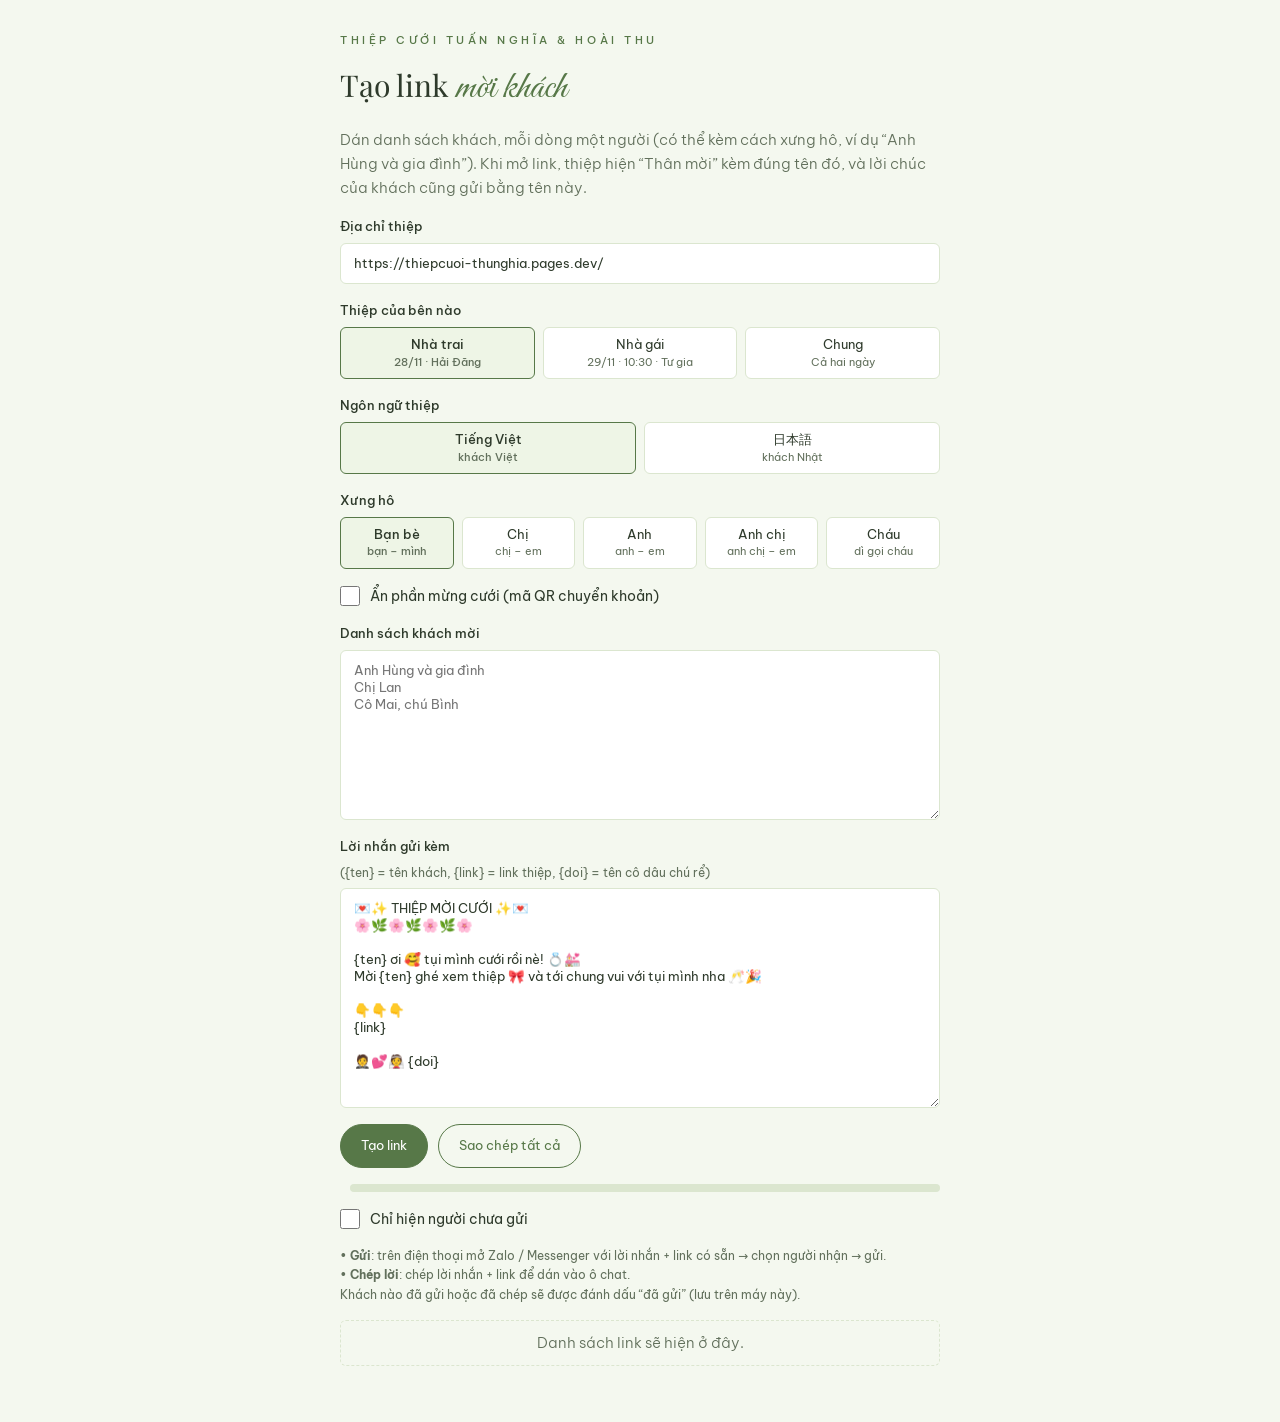
<file: admin.html>
<!doctype html>
<html lang="vi">
<head>
<meta charset="utf-8">
<meta name="viewport" content="width=device-width,initial-scale=1,viewport-fit=cover">
<meta name="robots" content="noindex,nofollow">
<title>Tạo link mời khách</title>
<link rel="stylesheet" href="https://fonts.googleapis.com/css2?family=Great+Vibes&family=Playfair+Display:wght@400;500&family=Be+Vietnam+Pro:wght@300;400;500&display=swap">
<style>
:root{--cream:#f4f8ef;--ivory:#fbfdf8;--ink:#2e3a2b;--ink-soft:#62705c;--gold:#577848;--line:#dbe6cf;color-scheme:light}
*{box-sizing:border-box}
body{margin:0;background:var(--cream);color:var(--ink);font:300 15px/1.6 "Be Vietnam Pro",system-ui,sans-serif;padding:32px 16px 56px}
main{max-width:600px;margin:0 auto;display:grid;gap:16px}
.eyebrow{font-size:11px;letter-spacing:.32em;text-transform:uppercase;color:var(--gold);margin:0;font-weight:500}
h1{font-family:"Playfair Display",serif;font-weight:400;font-size:30px;line-height:1.2;margin:0}
h1 em{font-family:"Great Vibes",cursive;font-style:normal;color:var(--gold);font-size:1.3em}
p{margin:0;color:var(--ink-soft)}
label{display:grid;gap:6px;font-size:13px;font-weight:500}
input,textarea{width:100%;padding:11px 13px;border:1px solid var(--line);border-radius:6px;background:#fff;font:400 16px/1.5 inherit;font-family:inherit;color:var(--ink)}
textarea{min-height:170px;resize:vertical}
input:focus-visible,textarea:focus-visible,button:focus-visible{outline:2px solid var(--gold);outline-offset:2px}
.row{display:flex;gap:10px;flex-wrap:wrap}
button{min-height:44px;padding:10px 20px;border-radius:999px;border:1px solid var(--gold);background:transparent;color:var(--gold);font:500 13px/1 inherit;font-family:inherit;cursor:pointer}
button.solid{background:var(--gold);color:#fff}
button:hover{background:#46633a;border-color:#46633a;color:#fff}
ul{list-style:none;margin:0;padding:0;display:grid;gap:8px}
li{display:grid;grid-template-columns:1fr auto;gap:10px;align-items:center;background:var(--ivory);border:1px solid var(--line);border-radius:6px;padding:10px 12px}
li div{min-width:0}
li b{display:block;font-weight:500}
li a{display:block;font-size:12px;color:var(--ink-soft);overflow-wrap:anywhere}
li button{min-height:38px;padding:8px 14px}
li.empty{display:block;text-align:center;border-style:dashed;background:transparent;color:var(--ink-soft)}
.count{font-size:13px;color:var(--ink-soft)}
fieldset{border:0;margin:0;padding:0;display:grid;gap:6px}
legend{font-size:13px;font-weight:500;padding:0;margin-bottom:6px}
.sides{display:grid;grid-template-columns:repeat(3,1fr);gap:8px}
.sides.four{grid-template-columns:repeat(5,1fr)}
.sides.two{grid-template-columns:1fr 1fr}
#xhBox.off{opacity:.4;pointer-events:none}
@media (max-width:420px){.sides.four{grid-template-columns:repeat(3,1fr)}}
.sides label{display:block;cursor:pointer}
.sides input{position:absolute;opacity:0;width:1px;height:1px}
.sides span{display:grid;place-items:center;min-height:52px;padding:8px;border:1px solid var(--line);border-radius:6px;background:#fff;text-align:center;font-size:13px;line-height:1.35;font-weight:400}
.sides span small{display:block;color:var(--ink-soft);font-size:11px}
.sides input:checked+span{border-color:var(--gold);background:#eef5e6;font-weight:500}
.sides input:focus-visible+span{outline:2px solid var(--gold);outline-offset:2px}
#msgTpl{min-height:220px}
.hint{font-size:12px;color:var(--ink-soft);font-weight:400}
.bar{display:flex;align-items:center;justify-content:space-between;gap:10px;flex-wrap:wrap}
.prog{flex:1;min-width:140px;height:8px;border-radius:99px;background:var(--line);overflow:hidden}
.prog i{display:block;height:100%;width:0;background:var(--gold);transition:width .3s}
li.row3{grid-template-columns:auto 1fr auto}
li .tick{width:24px;height:24px;margin:0;accent-color:var(--gold)}
li .acts{display:flex;gap:6px}
li.sent{background:#eef5e6;opacity:.8}
li.sent b::after{content:" · đã gửi";font-weight:400;font-size:12px;color:var(--gold)}
li small.when{display:block;font-size:11px;color:var(--gold)}
.toast{position:fixed;left:50%;bottom:24px;transform:translateX(-50%);background:rgba(20,20,20,.86);color:#fff;font-size:13px;padding:9px 16px;border-radius:999px}
.check{display:flex;align-items:center;gap:10px;font-weight:400;font-size:14px;cursor:pointer}
.check input{width:20px;height:20px;margin:0;accent-color:var(--gold)}
</style>
</head>
<body>
<main>
  <p class="eyebrow">Thiệp cưới Tuấn Nghĩa &amp; Hoài Thu</p>
  <h1>Tạo link <em>mời khách</em></h1>
  <p>Dán danh sách khách, mỗi dòng một người (có thể kèm cách xưng hô, ví dụ “Anh Hùng và gia đình”). Khi mở link, thiệp hiện “Thân mời” kèm đúng tên đó, và lời chúc của khách cũng gửi bằng tên này.</p>
  <label>Địa chỉ thiệp
    <input id="base" inputmode="url" autocomplete="off" spellcheck="false">
  </label>
  <fieldset>
    <legend>Thiệp của bên nào</legend>
    <div class="sides">
      <label><input type="radio" name="side" value="nha-trai/"><span>Nhà trai<small>28/11 · Hải Đăng</small></span></label>
      <label><input type="radio" name="side" value="nha-gai/"><span>Nhà gái<small>29/11 · 10:30 · Tư gia</small></span></label>
      <label><input type="radio" name="side" value=""><span>Chung<small>Cả hai ngày</small></span></label>
    </div>
  </fieldset>
  <fieldset>
    <legend>Ngôn ngữ thiệp</legend>
    <div class="sides two">
      <label><input type="radio" name="lang" value=""><span>Tiếng Việt<small>khách Việt</small></span></label>
      <label><input type="radio" name="lang" value="ja"><span>日本語<small>khách Nhật</small></span></label>
    </div>
  </fieldset>
  <fieldset id="xhBox">
    <legend>Xưng hô</legend>
    <div class="sides four">
      <label><input type="radio" name="xh" value=""><span>Bạn bè<small>bạn – mình</small></span></label>
      <label><input type="radio" name="xh" value="chi"><span>Chị<small>chị – em</small></span></label>
      <label><input type="radio" name="xh" value="anh"><span>Anh<small>anh – em</small></span></label>
      <label><input type="radio" name="xh" value="anhchi"><span>Anh chị<small>anh chị – em</small></span></label>
      <label><input type="radio" name="xh" value="di"><span>Cháu<small>dì gọi cháu</small></span></label>
    </div>
  </fieldset>
  <label class="check"><input type="checkbox" id="noqr"> Ẩn phần mừng cưới (mã QR chuyển khoản)</label>
  <label>Danh sách khách mời
    <textarea id="names" placeholder="Anh Hùng và gia đình&#10;Chị Lan&#10;Cô Mai, chú Bình"></textarea>
  </label>
  <label>Lời nhắn gửi kèm <span class="hint">({ten} = tên khách, {link} = link thiệp, {doi} = tên cô dâu chú rể)</span>
    <textarea id="msgTpl"></textarea>
  </label>
  <div class="row">
    <button class="solid" type="button" id="make">Tạo link</button>
    <button type="button" id="copyAll">Sao chép tất cả</button>
  </div>
  <div class="bar"><p class="count" id="count" aria-live="polite"></p><div class="prog" aria-hidden="true"><i id="progBar"></i></div></div>
  <label class="check"><input type="checkbox" id="onlyTodo"> Chỉ hiện người chưa gửi</label>
  <p class="hint">• <b>Gửi</b>: trên điện thoại mở Zalo / Messenger với lời nhắn + link có sẵn → chọn người nhận → gửi.<br>• <b>Chép lời</b>: chép lời nhắn + link để dán vào ô chat.<br>Khách nào đã gửi hoặc đã chép sẽ được đánh dấu “đã gửi” (lưu trên máy này).</p>
  <div class="toast" id="toast" hidden></div>
  <ul id="out"><li class="empty">Danh sách link sẽ hiện ở đây.</li></ul>
</main>
<script>
(function(){
  var ta=document.getElementById('names'),base=document.getElementById('base'),out=document.getElementById('out'),links=[];
  var PUBLIC='https://thiepcuoi-thunghia.pages.dev/';
  function isLocal(u){return /\/\/(localhost|127\.0\.0\.1|\[::1\]|192\.168\.)/.test(u||'')}
  base.value=PUBLIC; // luôn tạo link địa chỉ thật, kể cả khi mở trang này trên máy
  var sideVal='nha-trai/',noqr=document.getElementById('noqr');
  try{ta.value=localStorage.getItem('guests')||'';var sv=localStorage.getItem('side');if(sv!==null)sideVal=sv;noqr.checked=localStorage.getItem('noqr')==='1'}catch(e){}
  noqr.onchange=function(){try{localStorage.setItem('noqr',noqr.checked?'1':'0')}catch(e){}if(ta.value.trim())make()};
  var xhVal='';try{xhVal=localStorage.getItem('xh')||''}catch(e){}
  var langVal='';try{langVal=localStorage.getItem('lang')||''}catch(e){}
  function langUI(){document.getElementById('xhBox').classList.toggle('off',langVal==='ja')}
  document.querySelectorAll('input[name=lang]').forEach(function(r){r.checked=r.value===langVal;r.onchange=function(){langVal=r.value;try{localStorage.setItem('lang',langVal)}catch(e){}langUI();loadTpl();if(ta.value.trim())make()}});
  document.querySelectorAll('input[name=xh]').forEach(function(r){r.checked=r.value===xhVal;r.onchange=function(){xhVal=r.value;try{localStorage.setItem('xh',xhVal)}catch(e){}if(ta.value.trim())make()}});
  document.querySelectorAll('input[name=side]').forEach(function(r){r.checked=r.value===sideVal;r.onchange=function(){sideVal=r.value;try{localStorage.setItem('side',sideVal)}catch(e){}if(ta.value.trim())make()}});
  function copy(text,btn,label){
    function ok(){btn.textContent='Đã chép';setTimeout(function(){btn.textContent=label},1500)}
    function fb(){var t=document.createElement('textarea');t.value=text;t.style.position='fixed';t.style.opacity='0';document.body.appendChild(t);t.select();try{document.execCommand('copy');ok()}catch(e){prompt('Sao chép:',text)}t.remove()}
    if(navigator.clipboard&&window.isSecureContext)navigator.clipboard.writeText(text).then(ok,fb);else fb();
  }
  function make(){
    var b=base.value.trim();if(!b||isLocal(b)||/github\.io/.test(b)){b=PUBLIC;base.value=PUBLIC}
    try{localStorage.setItem('guests',ta.value);localStorage.setItem('base',b)}catch(e){}
    var seen={},names=ta.value.split('\n').map(function(s){return s.replace(/\s+/g,' ').trim()}).filter(function(s){if(!s||seen[s])return false;return seen[s]=true});
    links=names.map(function(n){var u=new URL(sideVal,b.replace(/\/?$/,'/')),h=new URLSearchParams();h.set('to',n);if(langVal==='ja')h.set('lang','ja');else if(xhVal)h.set('xh',xhVal);if(noqr.checked)h.set('qr','0');
      // Tên khách để sau dấu #: Messenger / Zalo coi mọi link là cùng một trang nên luôn hiện ảnh xem trước của thiệp
      return{n:n,u:u.href+'#'+h.toString().replace(/\+/g,'%20')}});
    render();
  }
  var tpl=document.getElementById('msgTpl'),onlyTodo=document.getElementById('onlyTodo');
  // Lời nhắn trang trí bằng biểu tượng cảm xúc cho vui mắt, đỡ giống tin nhắn rác
  var BAN='💌✨ THIỆP MỜI CƯỚI ✨💌\n🌸🌿🌸🌿🌸🌿🌸\n\n{ten} ơi 🥰 tụi mình cưới rồi nè! 💍💒\nMời {ten} ghé xem thiệp 🎀 và tới chung vui với tụi mình nha 🥂🎉\n\n👇👇👇\n{link}\n\n🤵💕👰 {doi}';
  var EM='💌✨ THIỆP MỜI CƯỚI ✨💌\n🌸🌿🌸🌿🌸🌿🌸\n\nEm gửi {ten} thiệp cưới của tụi em ạ 💍💒\nMong {ten} sắp xếp tới chung vui cùng tụi em nha 🥂🎉\n\n👇👇👇\n{link}\n\n🤵💕👰 {doi}';
  var DI='💌✨ THIỆP MỜI CƯỚI ✨💌\n🌸🌿🌸🌿🌸🌿🌸\n\n{ten} ơi, dì cưới rồi nè 🥰💍💒\nDì gửi {ten} thiệp cưới, mong {ten} tới chung vui cùng dì nha 🥂🎉\n\n👇👇👇\n{link}\n\n🤵💕👰 {doi}';
  var JA='💌✨ 結婚式のご招待 ✨💌\n🌸🌿🌸🌿🌸🌿🌸\n\n{ten}\nこのたび私たちは結婚することになりました 💍💒\nぜひお祝いに来ていただけたら嬉しいです 🥂🎉\n\n👇👇👇\n{link}\n\n🤵💕👰 {doi}';
  var TPL={'':BAN,chi:EM,anh:EM,anhchi:EM,di:DI,ja:JA};
  function tplKey(){return 'tpl4_'+(langVal==='ja'?'ja':xhVal)}
  function loadTpl(){var v='';try{v=localStorage.getItem(tplKey())||''}catch(e){}tpl.value=v||TPL[langVal==='ja'?'ja':xhVal]||TPL['']}
  loadTpl();langUI();
  tpl.oninput=function(){try{localStorage.setItem(tplKey(),tpl.value)}catch(e){}};
  document.querySelectorAll('input[name=xh]').forEach(function(r){r.addEventListener('change',loadTpl)});
  var sent={};try{sent=JSON.parse(localStorage.getItem('sent')||'{}')}catch(e){}
  function saveSent(){try{localStorage.setItem('sent',JSON.stringify(sent))}catch(e){}}
  function msgFor(l){return tpl.value.split('{ten}').join(l.n).split('{link}').join(l.u).split('{doi}').join(sideVal==='nha-gai/'?'Hoài Thu & Tuấn Nghĩa':'Tuấn Nghĩa & Hoài Thu')}
  function toast(t){var x=document.getElementById('toast');x.textContent=t;x.hidden=false;clearTimeout(x._t);x._t=setTimeout(function(){x.hidden=true},2000)}
  function when(ts){var d=new Date(ts);function p(n){return n<10?'0'+n:n}return 'Gửi lúc '+p(d.getHours())+':'+p(d.getMinutes())+' · '+p(d.getDate())+'/'+p(d.getMonth()+1)}
  function render(){
    out.innerHTML='';
    var done=links.filter(function(l){return sent[l.u]}).length;
    document.getElementById('count').textContent=links.length?('Đã gửi '+done+'/'+links.length):'';
    document.getElementById('progBar').style.width=links.length?(done/links.length*100)+'%':'0';
    if(!links.length){var e=document.createElement('li');e.className='empty';e.textContent='Chưa có tên nào.';out.appendChild(e);return}
    var shown=links.filter(function(l){return !(onlyTodo.checked&&sent[l.u])});
    if(!shown.length){var e2=document.createElement('li');e2.className='empty';e2.textContent='Đã gửi hết 🎉';out.appendChild(e2);return}
    shown.forEach(function(l){
      var li=document.createElement('li'),d=document.createElement('div'),bb=document.createElement('b'),a=document.createElement('a'),acts=document.createElement('div'),go=document.createElement('button'),cp=document.createElement('button'),tk=document.createElement('input');
      li.className='row3'+(sent[l.u]?' sent':'');
      tk.type='checkbox';tk.className='tick';tk.checked=!!sent[l.u];tk.setAttribute('aria-label','Đã gửi cho '+l.n);
      tk.onchange=function(){if(tk.checked)sent[l.u]=Date.now();else delete sent[l.u];saveSent();render()};
      bb.textContent=l.n;a.href=l.u;a.target='_blank';a.rel='noopener';a.textContent=l.u;
      d.append(bb,a);if(sent[l.u]){var w=document.createElement('small');w.className='when';w.textContent=when(sent[l.u]);d.appendChild(w)}
      acts.className='acts';go.type='button';go.className='solid';go.textContent='Gửi';cp.type='button';cp.textContent='Chép lời';
      cp.onclick=function(){copy(msgFor(l),cp,'Chép lời');sent[l.u]=sent[l.u]||Date.now();saveSent();setTimeout(render,1600)};
      go.onclick=function(){
        var text=msgFor(l);
        function mark(){sent[l.u]=Date.now();saveSent();render()}
        if(navigator.share){navigator.share({text:text}).then(mark,function(){})}
        else{copy(text,go,'Gửi');mark();toast('Đã chép lời nhắn, dán vào Zalo / Messenger để gửi')}
      };
      acts.append(go,cp);li.append(tk,d,acts);out.appendChild(li);
    });
  }
  onlyTodo.onchange=render;
  document.getElementById('make').onclick=make;
  document.getElementById('copyAll').onclick=function(){
    if(!links.length)make();if(!links.length)return;
    copy(links.map(function(l){return msgFor(l)}).join('\n\n'),this,'Sao chép tất cả');toast('Đã chép lời nhắn của '+links.length+' khách');
  };
  if(ta.value)make();
})();
</script>
</body>
</html>
</file>
<file: css/style.css>
/* Thiệp cưới: trắng kem + vàng gold. Một bố cục dọc cho điện thoại, căn giữa khi xem trên máy tính. */
:root{
  --cream:#f4f8ef;
  --cream-2:#e7efdd;
  --ivory:#fbfdf8;
  --ink:#2e3a2b;
  --ink-soft:#62705c;
  --gold:#577848;
  --gold-2:#9cb88a;
  --gold-soft:#d5e5c6;
  --line:#dbe6cf;
  --wax:#57754a;
  --f-script:"Great Vibes","Snell Roundhand",cursive;
  --f-serif:"Playfair Display","Times New Roman",serif;
  --f-body:"Be Vietnam Pro",system-ui,-apple-system,sans-serif;
  --shadow:0 14px 40px -18px rgba(48,72,40,.35);
  color-scheme:light;
}
*{box-sizing:border-box}
img{max-width:100%;display:block}
[hidden]{display:none!important}
html{scroll-behavior:smooth;-webkit-text-size-adjust:100%}
body{margin:0;background:#e5eddc radial-gradient(circle at 50% 0,#f2f7ec,#d9e5cc) fixed;color:var(--ink);font:300 15px/1.7 var(--f-body);-webkit-font-smoothing:antialiased;overflow-x:hidden}
body.locked{overflow:hidden;height:100svh}
p{margin:0}
h2{font-family:var(--f-serif);font-weight:400;font-size:30px;line-height:1.2;margin:0 0 22px;text-wrap:balance}
h2 em{font-family:var(--f-script);font-style:normal;font-size:1.4em;color:var(--gold);line-height:.8}
.eyebrow{font-size:11px;letter-spacing:.36em;text-transform:uppercase;color:var(--gold);font-weight:500;margin:0 0 10px}
.eyebrow.light{color:var(--gold-soft)}
.script{font-family:var(--f-script);font-weight:400}

.card{position:relative;max-width:480px;margin:0 auto;background:var(--cream);overflow:hidden;box-shadow:0 0 60px rgba(48,72,40,.18)}
@media (min-width:560px){.card{margin-block:28px;border-radius:6px}}
section{padding:68px 24px;text-align:center;position:relative}

/* Hiện dần khi cuộn tới */
.reveal{opacity:0;transform:translateY(26px);transition:opacity .9s ease,transform .9s ease}
.reveal.in{opacity:1;transform:none}

/* ============ 1. Phong bì ============ */
.opener{position:fixed;inset:0;z-index:50;display:flex;flex-direction:column;align-items:center;justify-content:center;gap:28px;padding:24px 16px;
  background:radial-gradient(circle at 50% 35%,#f8fbf3 0,#e6efdb 60%,#d2e0c3 100%);transition:opacity .9s ease,visibility .9s}
.opener.gone{opacity:0;visibility:hidden}
.opener-top{font-family:var(--f-serif);font-style:italic;color:var(--ink-soft);font-size:17px;letter-spacing:.06em}
.opener-tap{font-size:12px;letter-spacing:.32em;text-transform:uppercase;color:var(--gold);animation:pulse 2.2s ease-in-out infinite}
.opener-guest{font-family:var(--f-script);font-size:30px;color:var(--ink);margin-top:-14px;text-align:center}
@keyframes pulse{0%,100%{opacity:.45}50%{opacity:1}}

.env{position:relative;width:min(84vw,340px);aspect-ratio:1.42;perspective:1200px;cursor:pointer;filter:drop-shadow(0 22px 30px rgba(48,72,40,.28))}
.env-back,.env-front,.env-flap{position:absolute;inset:0;border-radius:6px}
.env-back{background:linear-gradient(160deg,#e2ecd6,#cfdfbf)}
.env-letter{position:absolute;left:7%;right:7%;top:8%;bottom:6%;background:var(--ivory);border-radius:4px;z-index:1;display:flex;flex-direction:column;align-items:center;justify-content:center;gap:2px;
  box-shadow:inset 0 0 0 1px var(--gold-soft),inset 0 0 0 6px var(--ivory),inset 0 0 0 7px var(--gold-soft);transition:transform 1s cubic-bezier(.2,.8,.2,1) .55s}
.env-letter .eyebrow{font-size:9px;margin:0}
.env-letter .script{font-size:36px;color:var(--ink);line-height:1.2}
.env-letter .script i{font-family:var(--f-serif);font-size:.5em;color:var(--gold)}
.env-letter .small{font-family:var(--f-serif);font-size:13px;letter-spacing:.3em;color:var(--ink-soft)}
.env-front{z-index:2;background:linear-gradient(180deg,#ecf3e3,#dae7cc);clip-path:polygon(0 0,50% 52%,100% 0,100% 100%,0 100%)}
.env-front::after{content:"";position:absolute;inset:0;background:linear-gradient(to top right,transparent 49.6%,rgba(107,140,90,.25) 50%,transparent 50.4%),linear-gradient(to top left,transparent 49.6%,rgba(107,140,90,.25) 50%,transparent 50.4%)}
.env-flap{z-index:3;background:linear-gradient(180deg,#e5eed9,#cbdcb8);clip-path:polygon(0 0,100% 0,50% 58%);transform-origin:50% 0;transition:transform .7s cubic-bezier(.4,0,.2,1);backface-visibility:visible}
.wax{position:absolute;z-index:4;left:50%;top:58%;width:68px;height:68px;margin:-34px 0 0 -34px;border:0;padding:0;border-radius:50%;cursor:pointer;color:#eef5e2;
  background:radial-gradient(circle at 35% 30%,#7f9f6b 0,#57754a 55%,#3c5533 100%);
  box-shadow:0 4px 10px rgba(25,45,22,.45),inset 0 0 0 5px rgba(0,0,0,.08),inset 0 0 0 7px rgba(230,245,215,.18);
  font:400 22px/1 var(--f-script);display:grid;place-items:center;transition:transform .45s ease,opacity .45s ease}
.wax::before{content:"";position:absolute;inset:-5px;border-radius:47% 53% 51% 49%/52% 46% 54% 48%;background:inherit;z-index:-1;filter:brightness(.92)}
.wax i{font-family:var(--f-serif);font-size:.6em;margin:0 1px}
.wax:focus-visible{outline:2px solid var(--gold);outline-offset:6px}
.env.open .wax{transform:scale(.4);opacity:0}
.env.open .env-flap{transform:rotateX(180deg);z-index:0}
.env.open .env-letter{transform:translateY(-58%)}

/* ============ Nhạc + cánh hoa ============ */
.music{position:fixed;z-index:30;right:max(14px,calc(50vw - 240px + 14px));bottom:calc(16px + env(safe-area-inset-bottom,0px));width:46px;height:46px;border-radius:50%;
  border:1px solid var(--gold-2);background:rgba(251,253,248,.92);color:var(--gold);display:grid;place-items:center;cursor:pointer;box-shadow:var(--shadow);backdrop-filter:blur(6px)}
.music.on svg{animation:spin 4s linear infinite}
.music:not(.on)::after{content:"";position:absolute;width:26px;height:1.6px;background:var(--gold);transform:rotate(-45deg);border-radius:2px}
@keyframes spin{to{transform:rotate(360deg)}}

/* ============ 2. Hero ============ */
.hero{position:relative;height:min(92svh,820px);min-height:560px;display:flex;align-items:flex-end;justify-content:center;color:#fff;text-align:center}
.hero img{position:absolute;inset:0;width:100%;height:100%;object-fit:cover;object-position:50% 34%}
.hero::after{content:"";position:absolute;inset:0;background:linear-gradient(to bottom,rgba(26,36,24,0) 40%,rgba(26,36,24,.55) 62%,rgba(26,36,24,.8) 100%)}
.hero-in{position:relative;z-index:1;padding:0 20px 44px}
.hero-guest{font-family:var(--f-serif);font-style:italic;font-size:22px;line-height:1.3;color:#fff;margin:-2px 0 18px;text-wrap:balance;text-shadow:0 2px 12px rgba(0,0,0,.35)}
.hero-guest::after{content:"";display:block;width:60px;height:1px;background:var(--gold-soft);margin:14px auto 0;opacity:.8}
.hero h1{margin:0;font-family:var(--f-script);font-weight:400;font-size:clamp(46px,13vw,62px);line-height:1;text-shadow:0 2px 16px rgba(0,0,0,.35)}
.hero h1 span{display:block}
.hero h1 i{display:block;font-family:var(--f-serif);font-size:.42em;font-style:italic;color:var(--gold-soft);line-height:1.5}
.hero-date{margin-top:14px;font-family:var(--f-serif);font-size:18px;letter-spacing:.3em;padding-left:.3em}

/* ============ 3. Hai họ ============ */
.ornament{width:150px;height:24px;margin:0 auto 26px;background:
  linear-gradient(var(--gold-2),var(--gold-2)) left center/56px 1px no-repeat,
  linear-gradient(var(--gold-2),var(--gold-2)) right center/56px 1px no-repeat;position:relative}
.ornament::after{content:"";position:absolute;left:50%;top:50%;width:12px;height:12px;margin:-6px;border:1px solid var(--gold);transform:rotate(45deg)}
.fam-grid{display:grid;grid-template-columns:1fr 1fr;gap:16px}
.parent{font-family:var(--f-serif);font-size:15px;line-height:1.55}
.addr{font-size:12px;color:var(--ink-soft);margin-top:6px}
.announce{margin:34px auto 0;font-family:var(--f-serif);font-style:italic;font-size:17px;color:var(--ink-soft);max-width:22em}
.couple{margin:26px auto 0;max-width:380px}
.arch.wide{aspect-ratio:4/5}
.arch.wide img{object-position:50% 18%}
.couple-names{display:grid;grid-template-columns:1fr auto 1fr;align-items:end;gap:6px;margin-top:14px}
.couple-names .person{display:grid;margin:0}
.person{margin:0;min-width:0}
.arch{aspect-ratio:3/4;padding:5px;border:1px solid var(--gold-soft);border-radius:999px 999px 8px 8px;background:var(--ivory)}
.arch img{width:100%;height:100%;object-fit:cover;border-radius:999px 999px 5px 5px}

.role{font-size:10px;letter-spacing:.32em;text-transform:uppercase;color:var(--gold);font-weight:500}
.person .script{font-size:30px;line-height:1.25}
.couple .amp{font-family:var(--f-script);font-size:40px;color:var(--gold);padding-bottom:2px;line-height:1}
.lead{margin:30px auto 0;max-width:26em;color:var(--ink-soft)}
.lead b{font-weight:500;color:var(--ink)}

/* ============ 4. Câu chuyện ============ */
.story{background:var(--ivory)}
.story-list{list-style:none;margin:0 auto;padding:0;max-width:340px;text-align:left;position:relative}
.story-list::before{content:"";position:absolute;left:11px;top:6px;bottom:6px;width:1px;background:var(--gold-soft)}
.story-list li{position:relative;padding:0 0 26px 40px}
.story-list li:last-child{padding-bottom:0}
.story-list li::before{content:"";position:absolute;left:4px;top:6px;width:15px;height:15px;border-radius:50%;background:var(--ivory);border:1px solid var(--gold);box-shadow:inset 0 0 0 3px var(--ivory),inset 0 0 0 8px var(--gold-2)}
.story-list h3{margin:0 0 4px;font-family:var(--f-serif);font-weight:500;font-size:18px}
.story-list p{color:var(--ink-soft);font-size:14px}

/* ============ 5. Ngày cưới ============ */
.when{background:var(--cream-2)}
.bigdate{display:grid;grid-template-columns:1fr auto 1fr;align-items:center;gap:14px;max-width:330px;margin:0 auto}
.bigdate .side{border-block:1px solid var(--gold-2);padding:6px 0;font-size:12px;letter-spacing:.2em;text-transform:uppercase;font-weight:400}
.bigdate .day{font-family:var(--f-serif);font-size:84px;line-height:1;color:var(--gold)}
.year{font-family:var(--f-serif);font-size:20px;letter-spacing:.45em;padding-left:.45em;margin-top:4px}
.time{margin-top:16px;font-family:var(--f-serif);font-size:22px}
.lunar{font-family:var(--f-serif);font-style:italic;color:var(--ink-soft);margin-top:2px}
.cal{margin:28px auto 0;max-width:330px;background:var(--ivory);border:1px solid var(--line);border-radius:6px;padding:18px 14px 16px}
.cal-h{font-family:var(--f-serif);font-size:19px;margin-bottom:10px}
.cal-grid{display:grid;grid-template-columns:repeat(7,1fr);row-gap:4px;font-size:13px;font-variant-numeric:tabular-nums}
.cal-grid .dow{font-size:10px;letter-spacing:.08em;color:var(--gold);font-weight:500;padding-bottom:6px}
.cal-grid .d{height:34px;display:grid;place-items:center;position:relative;isolation:isolate}
.cal-grid .sun{color:var(--wax)}
.cal-grid .mark{color:#fff;font-weight:500}
.cal-grid .mark::before{content:"";position:absolute;width:34px;height:32px;left:50%;top:50%;transform:translate(-50%,-48%);z-index:-1;background:var(--gold);
  clip-path:path("M17 30C17 30 2 20.5 2 10.5C2 5 6 1.5 10.5 1.5C13.5 1.5 15.8 3.3 17 5.6C18.2 3.3 20.5 1.5 23.5 1.5C28 1.5 32 5 32 10.5C32 20.5 17 30 17 30Z")}
.cal-grid .mark.main::before{background:var(--wax);animation:beat 1.6s ease-in-out infinite}
@keyframes beat{0%,100%{transform:translate(-50%,-48%) scale(1)}15%{transform:translate(-50%,-48%) scale(1.12)}30%{transform:translate(-50%,-48%) scale(1)}}

/* ============ 6. Lịch trình ============ */
.tl{list-style:none;margin:0 auto;padding:0;max-width:340px;display:grid;gap:0}
.tl li{display:grid;grid-template-columns:76px 1px 1fr;gap:18px;text-align:left;align-items:start}
.tl .t{font-family:var(--f-serif);font-size:22px;color:var(--gold);text-align:right;line-height:1.2}
.tl .bar{background:var(--gold-soft);height:100%;position:relative}
.tl .bar::before{content:"";position:absolute;left:-4px;top:8px;width:9px;height:9px;border-radius:50%;background:var(--gold)}
.tl .c{padding-bottom:26px}
.tl h3{margin:0;font-family:var(--f-serif);font-weight:500;font-size:17px;line-height:1.4}
.tl p{font-size:13px;color:var(--ink-soft)}

/* ============ 7. Đếm ngược ============ */
.countdown{padding:0;color:#fff;min-height:400px;display:flex;align-items:center;justify-content:center}
.countdown img{position:absolute;inset:0;width:100%;height:100%;object-fit:cover;object-position:50% 40%}
.countdown::after{content:"";position:absolute;inset:0;background:rgba(26,36,24,.48)}
.cd-in{position:relative;z-index:1;padding:56px 20px;width:100%}
.count{display:grid;grid-template-columns:repeat(4,1fr);gap:8px;max-width:330px;margin:6px auto 0}
.count div{border:1px solid rgba(213,229,198,.6);border-radius:6px;padding:12px 0 8px;background:rgba(251,253,248,.08);backdrop-filter:blur(3px)}
.count b{display:block;font-family:var(--f-serif);font-weight:400;font-size:30px;line-height:1.05;font-variant-numeric:tabular-nums}
.count span{font-size:10px;letter-spacing:.2em;text-transform:uppercase;opacity:.85}
.cd-done{font-family:var(--f-script);font-size:34px;margin-top:14px}

/* ============ 8. Địa điểm ============ */
.venue-item+.venue-item{margin-top:46px;padding-top:46px;border-top:1px solid var(--line)}
.venue-item figure{margin:0 0 22px;aspect-ratio:4/3;border-radius:6px;overflow:hidden;box-shadow:var(--shadow)}
.venue-item figure img{width:100%;height:100%;object-fit:cover;object-position:50% 30%}
.venue-item .vlabel{font-size:12px;letter-spacing:.14em;text-transform:uppercase;color:var(--wax);font-weight:500}
.venue-item h3{margin:8px 0 2px;font-family:var(--f-serif);font-weight:500;font-size:24px}
.venue-item .vhall{font-size:13px;color:var(--gold);letter-spacing:.06em}
.venue-item .vtime{font-family:var(--f-serif);font-style:italic;margin-top:6px}
.venue-item address{font-style:normal;color:var(--ink-soft);margin:10px auto 0;max-width:22em;font-size:14px}
.btns{display:flex;flex-wrap:wrap;gap:10px;justify-content:center;margin-top:20px}

.btn{display:inline-flex;align-items:center;justify-content:center;gap:8px;min-height:44px;padding:11px 22px;border-radius:999px;border:1px solid var(--gold);background:transparent;color:var(--gold);
  font:500 13px/1 var(--f-body);letter-spacing:.06em;text-decoration:none;cursor:pointer;transition:background .2s,color .2s}
.btn.solid{background:var(--gold);color:#fbfdf8}
.btn:hover{background:#46633a;border-color:#46633a;color:#fff}
.btn:disabled{opacity:.6;cursor:wait}
.btn:focus-visible,.round:focus-visible,input:focus-visible,select:focus-visible,textarea:focus-visible{outline:2px solid var(--gold);outline-offset:2px}

/* ============ 9. Album ============ */
.round{width:44px;height:44px;border-radius:50%;border:1px solid var(--gold-soft);background:var(--ivory);color:var(--gold);font:400 26px/1 var(--f-serif);cursor:pointer;display:grid;place-items:center;padding:0 0 3px}

/* ============ Form ============ */
.rsvp{background:var(--cream-2)}
.sub{color:var(--ink-soft);margin:-8px auto 22px;max-width:24em}
.form{display:grid;gap:14px;text-align:left;max-width:360px;margin:0 auto;background:var(--ivory);border:1px solid var(--line);border-radius:8px;padding:20px 18px}
.form label{display:grid;gap:6px;font-size:13px;font-weight:400;color:var(--ink-soft)}
.form input:not([type=radio]),.form select,.form textarea{width:100%;min-height:46px;padding:11px 13px;border:1px solid var(--line);border-radius:6px;background:#fff;font:400 16px/1.4 var(--f-body);color:var(--ink)}
.form textarea{resize:vertical;min-height:100px}
.form select{appearance:none;-webkit-appearance:none;background:#fff url("data:image/svg+xml,%3Csvg xmlns='http://www.w3.org/2000/svg' width='12' height='8'%3E%3Cpath d='M1 1l5 5 5-5' fill='none' stroke='%23577848' stroke-width='1.5'/%3E%3C/svg%3E") no-repeat right 14px center}
.form .btn{width:100%;margin-top:4px}
.row2{display:grid;grid-template-columns:1fr 1fr;gap:12px}
.seg{border:0;padding:0;margin:0;display:grid;grid-template-columns:1fr 1fr;gap:8px}
.seg legend{font-size:13px;color:var(--ink-soft);margin-bottom:6px;padding:0}
.seg label{display:block;position:relative}
.seg input{position:absolute;opacity:0;inset:0}
.seg span{display:grid;place-items:center;min-height:46px;padding:8px;border:1px solid var(--line);border-radius:6px;background:#fff;text-align:center;font-size:13px;color:var(--ink);line-height:1.3;cursor:pointer}
.seg input:checked+span{border-color:var(--gold);background:#eef5e6;color:#4a6a3d;font-weight:500}
.seg input:focus-visible+span{outline:2px solid var(--gold);outline-offset:2px}
.msg{font-size:13px;text-align:center;min-height:1em}
.msg.ok{color:#4f7a3a}.msg.err{color:#a2413a}

/* ============ 11. Lời chúc ============ */
.wish-list{list-style:none;margin:26px auto 0;padding:0 4px 0 0;max-width:360px;max-height:420px;overflow-y:auto;text-align:left;display:grid;gap:10px}
.wish-list li{background:var(--ivory);border:1px solid var(--line);border-left:3px solid var(--gold-2);border-radius:6px;padding:12px 14px}
.wish-list b{font-weight:500;display:block}
.wish-list p{font-size:14px;color:var(--ink-soft);white-space:pre-line;overflow-wrap:anywhere}
.wish-list time{font-size:11px;color:var(--gold);letter-spacing:.06em}
.wish-list .empty{text-align:center;border:1px dashed var(--line);background:transparent;color:var(--ink-soft);font-size:13px}

/* ============ 12. Mừng cưới ============ */
.gift{background:var(--ivory)}
.gift-icon{color:var(--gold);display:grid;place-items:center;margin-bottom:14px}

/* ============ 13. Cảm ơn ============ */
.thanks{padding:0;color:#fff;min-height:600px;display:flex;align-items:flex-end}
.thanks img{position:absolute;inset:0;width:100%;height:100%;object-fit:cover;object-position:50% 30%}
.thanks::after{content:"";position:absolute;inset:0;background:linear-gradient(to bottom,rgba(26,36,24,0) 30%,rgba(26,36,24,.6) 58%,rgba(26,36,24,.85) 100%)}
.thanks-in{position:relative;z-index:1;padding:0 28px 48px;width:100%}
.thanks h2{font-family:var(--f-script);font-size:58px;margin-bottom:6px}
.thanks p{font-family:var(--f-serif);font-style:italic;font-size:16px;line-height:1.6;max-width:24em;margin:0 auto}
.thanks .sig{margin-top:18px;font-family:var(--f-script);font-style:normal;font-size:30px;color:var(--gold-soft)}
footer{padding:20px 16px calc(24px + env(safe-area-inset-bottom,0px));text-align:center;font-size:11px;letter-spacing:.3em;color:var(--ink-soft)}

/* ============ Lightbox ============ */

/* ============ Popup mừng cưới ============ */
.modal{position:fixed;inset:0;z-index:60;background:rgba(26,36,24,.55);display:flex;align-items:flex-end;justify-content:center;animation:fade .25s ease}
.sheet{position:relative;width:100%;max-width:480px;max-height:92svh;overflow-y:auto;background:var(--ivory);border-radius:18px 18px 0 0;padding:26px 20px calc(26px + env(safe-area-inset-bottom,0px));text-align:center;animation:up .35s cubic-bezier(.2,.8,.2,1)}
@media (min-width:560px){.modal{align-items:center}.sheet{border-radius:12px}}
.sheet h3{margin:0 0 16px;font-family:var(--f-serif);font-weight:500;font-size:22px}
.sheet-x{position:absolute;top:8px;right:8px;width:44px;height:44px;border:0;background:none;font:300 30px/1 var(--f-serif);color:var(--ink-soft);cursor:pointer}
.tabs{display:grid;grid-template-columns:1fr 1fr;gap:6px;background:var(--cream-2);padding:4px;border-radius:999px;margin-bottom:18px}
.tabs button{min-height:40px;border:0;border-radius:999px;background:transparent;font:500 13px/1 var(--f-body);color:var(--ink-soft);cursor:pointer}
.tabs button[aria-selected=true]{background:#fff;color:var(--gold);box-shadow:0 1px 4px rgba(48,72,40,.15)}
.qr{width:220px;height:220px;margin:0 auto;padding:10px;background:#fff;border:1px solid var(--line);border-radius:10px;object-fit:contain}
.acc{margin-top:16px;display:grid;gap:2px}
.acc .bank{font-size:12px;letter-spacing:.14em;text-transform:uppercase;color:var(--gold)}
.acc .holder{font-weight:500}
.acc-row{display:flex;align-items:center;justify-content:center;gap:10px;margin-top:8px}
.acc-row code{font:500 20px/1 var(--f-body);letter-spacing:.08em;color:var(--ink);font-variant-numeric:lining-nums tabular-nums}
.count b,.tl .t,.time,.cal-grid{font-variant-numeric:lining-nums tabular-nums}
.acc-row .btn{min-height:36px;padding:8px 14px}
@keyframes fade{from{opacity:0}}
@keyframes up{from{transform:translateY(40px);opacity:0}}

@media (prefers-reduced-motion:reduce){
  html{scroll-behavior:auto}
  .reveal{opacity:1;transform:none;transition:none}
  .music.on svg,.opener-tap,.cal-grid .mark.main::before{animation:none}
  .fx{display:none}
}

/* Ảnh bìa xen giữa */
.banner{position:relative;padding:0;height:min(86svh,680px);min-height:480px;color:#fff;text-align:center;display:flex;align-items:flex-end;justify-content:center;overflow:hidden}
.banner img{position:absolute;inset:0;width:100%;height:100%;object-fit:cover}
.banner::after{content:"";position:absolute;inset:0;background:linear-gradient(to bottom,rgba(26,36,24,0) 55%,rgba(26,36,24,.6) 100%)}
.banner.top{align-items:flex-start}
.banner.top::after{background:linear-gradient(to top,rgba(26,36,24,0) 60%,rgba(26,36,24,.55) 100%)}
.banner-in{position:relative;z-index:2;padding:40px 24px}
.fx{position:absolute;inset:0;width:100%;height:100%;pointer-events:none;z-index:1}
.banner-l{margin:0;font-family:var(--f-script);font-size:46px;line-height:1.1;text-shadow:0 2px 14px rgba(0,0,0,.35)}
.banner-s{margin:6px 0 0;font-family:var(--f-serif);font-size:13px;letter-spacing:.32em;padding-left:.32em;text-transform:uppercase;opacity:.92}
/* Ngày thứ hai */
.place{margin-top:6px;font-size:14px;color:var(--ink-soft)}
.place b{display:block;font-weight:500;color:var(--ink);font-size:15px}
.day2{margin:34px auto 0;padding-top:30px;border-top:1px solid var(--line);max-width:330px}
.day2 .bigdate .day{font-size:64px}

/* Thiệp nhà gái: nhà gái, cô dâu đứng trước */
.side-gai .fam-grid>:first-child{order:2}
.row2.one{grid-template-columns:1fr}

/* ============ Màn hình mở thiệp: trang trí và hiệu ứng ============ */
.opener{overflow:hidden;isolation:isolate}
.op-fx{position:absolute;inset:0;width:100%;height:100%;pointer-events:none;z-index:0}
.opener>:not(.op-fx):not(.op-leaf):not(.wax-half){position:relative;z-index:2}
.op-leaf{position:absolute;z-index:1;width:min(50vw,260px);aspect-ratio:1;background:url(../assets/sprig.svg) no-repeat 0 0/contain;opacity:.75;pointer-events:none}
.op-leaf.tl{top:-6px;left:-6px;transform-origin:0 0;animation:swayTL 7s ease-in-out infinite}
.op-leaf.tr{top:-6px;right:-6px;transform-origin:50% 50%;animation:swayTR 8s ease-in-out infinite}
.op-leaf.bl{bottom:-6px;left:-6px;transform-origin:50% 50%;animation:swayBL 8.5s ease-in-out infinite;opacity:.6}
.op-leaf.br{bottom:-6px;right:-6px;transform-origin:50% 50%;animation:swayBR 7.5s ease-in-out infinite;opacity:.6}
@keyframes swayTL{0%,100%{transform:rotate(-1.5deg)}50%{transform:rotate(2deg)}}
@keyframes swayTR{0%,100%{transform:scaleX(-1) rotate(-1.5deg)}50%{transform:scaleX(-1) rotate(2deg)}}
@keyframes swayBL{0%,100%{transform:scaleY(-1) rotate(-1.5deg)}50%{transform:scaleY(-1) rotate(2deg)}}
@keyframes swayBR{0%,100%{transform:scale(-1,-1) rotate(-1.5deg)}50%{transform:scale(-1,-1) rotate(2deg)}}
.op-leaf{transition:opacity .8s ease,translate 1.1s cubic-bezier(.5,0,.75,0)}

/* Xuất hiện lần lượt khi mới vào */
.opener-top,.env-wrap,.opener-tap,.opener-guest{animation:opIn 1.1s cubic-bezier(.2,.7,.2,1) both}
.opener-top{animation-delay:.15s}
.env-wrap{animation-delay:.35s}
.opener-tap{animation:opIn 1.1s cubic-bezier(.2,.7,.2,1) .7s both,pulse 2.2s ease-in-out 1.8s infinite}
.opener-guest{animation-delay:.9s}
@keyframes opIn{from{opacity:0;transform:translateY(22px)}to{opacity:1;transform:none}}

/* Phong bì lơ lửng + ánh sáng lướt qua */
.env{animation:float 4.5s ease-in-out 1.4s infinite}
@keyframes float{0%,100%{transform:translateY(0)}50%{transform:translateY(-7px)}}
.env-front::before{content:"";position:absolute;inset:0;z-index:1;background:linear-gradient(105deg,transparent 38%,rgba(255,255,255,.6) 50%,transparent 62%) no-repeat;background-size:260% 100%;background-position:150% 0;animation:shimmer 4.2s ease-in-out 1.6s infinite}
@keyframes shimmer{0%{background-position:150% 0}55%,100%{background-position:-60% 0}}
.env-back{background:linear-gradient(160deg,#e2ecd6,#cfdfbf);box-shadow:inset 0 0 0 1px rgba(107,140,90,.18)}

/* Dấu sáp: vòng sáng lan ra */
.wax::after{content:"";position:absolute;inset:-6px;border-radius:50%;border:1.5px solid rgba(87,117,74,.55);animation:ring 2.4s ease-out 1.2s infinite;pointer-events:none}
@keyframes ring{0%{transform:scale(1);opacity:.9}100%{transform:scale(1.9);opacity:0}}
.wax:hover{transform:scale(1.06)}
.wax-half{position:absolute;z-index:6;border-radius:50%;pointer-events:none;color:#eef5e2;display:grid;place-items:center;font:400 22px/1 var(--f-script);
  background:radial-gradient(circle at 35% 30%,#7f9f6b 0,#57754a 55%,#3c5533 100%);box-shadow:0 4px 10px rgba(25,45,22,.45);
  transition:transform 1.1s cubic-bezier(.3,.6,.4,1),opacity 1.1s ease}
.wax-half i{font-family:var(--f-serif);font-size:.6em;margin:0 1px}
.wax-half.l{clip-path:polygon(0 0,54% 0,46% 30%,56% 52%,44% 74%,52% 100%,0 100%)}
.wax-half.r{clip-path:polygon(54% 0,100% 0,100% 100%,52% 100%,44% 74%,56% 52%,46% 30%)}
.wax-half.l.go{transform:translate(-46px,70px) rotate(-38deg);opacity:0}
.wax-half.r.go{transform:translate(46px,76px) rotate(34deg);opacity:0}

/* Lúc mở */
.opener.opening .opener-tap,.opener.opening .opener-guest,.opener.opening .opener-top{opacity:0;transition:opacity .5s ease;animation:none}
.opener.opening .env{animation-play-state:paused}
.opener.opening .wax{opacity:0;transform:none;transition:none}
.env.open .env-letter{transform:translateY(-62%) scale(1.04);box-shadow:inset 0 0 0 1px var(--gold-soft),inset 0 0 0 6px var(--ivory),inset 0 0 0 7px var(--gold-soft),0 10px 40px rgba(255,250,220,.9)}
.opener.zoom .env-wrap{transform:scale(1.35) translateY(-6%);opacity:0;transition:transform 1.1s cubic-bezier(.5,0,.2,1),opacity .9s ease .2s}
.opener.zoom .op-leaf.tl,.opener.zoom .op-leaf.bl{translate:-60% 0;opacity:0}
.opener.zoom .op-leaf.tr,.opener.zoom .op-leaf.br{translate:60% 0;opacity:0}

/* Lớp cánh hoa rơi khi vừa mở */
.shower{position:fixed;inset:0;width:100%;height:100%;pointer-events:none;z-index:55}

/* Ảnh bìa: phóng nhẹ rồi thu về, chữ hiện lần lượt */
.hero img{transition:transform 3s cubic-bezier(.2,.7,.2,1)}
.hero-in>*{transition:opacity 1.1s ease,transform 1.1s cubic-bezier(.2,.7,.2,1)}
.hero-in>:nth-child(1){transition-delay:.45s}
.hero-in>:nth-child(2){transition-delay:.7s}
.hero-in>:nth-child(3){transition-delay:.95s}
.hero-in>:nth-child(4){transition-delay:1.25s}
body.locked .hero img{transform:scale(1.16)}
body.locked .hero-in>*{opacity:0;transform:translateY(24px)}

@media (prefers-reduced-motion:reduce){
  .op-leaf,.opener-top,.env-wrap,.opener-tap,.opener-guest,.env,.env-front::before,.wax::after{animation:none!important}
  .hero img,.hero-in>*{transition:none}
  body.locked .hero img,body.locked .hero-in>*{transform:none}
}
</file>
<file: css/paper.css>
/* Giao diện "giấy kem + xanh rêu + hoa lan trắng". Nạp sau style.css để ghi đè. */
:root{
  --cream:#f3efe7;
  --cream-2:#ebe5d9;
  --ivory:#fbf9f4;
  --ink:#2b3528;
  --ink-soft:#5f6a5a;
  --gold:#3d5c3f;
  --gold-2:#97a98c;
  --gold-soft:#d9dccd;
  --line:#e3ddd0;
  --wax:#c23d4e;
  --forest:#2f4a34;
  --rose:#b23a48;
  --copper:#a8683f;
  --f-disp:"Cormorant Garamond","Playfair Display",serif;
  --paper:url("data:image/svg+xml,%3Csvg xmlns='http://www.w3.org/2000/svg' width='240' height='240'%3E%3Cfilter id='n'%3E%3CfeTurbulence type='fractalNoise' baseFrequency='.8' numOctaves='3' stitchTiles='stitch'/%3E%3CfeColorMatrix values='0 0 0 0 .42 0 0 0 0 .38 0 0 0 0 .3 0 0 0 .1 0'/%3E%3C/filter%3E%3Crect width='100%25' height='100%25' filter='url(%23n)'/%3E%3C/svg%3E");
}
body{background:#e7e2d7 var(--paper)}
.card{background:var(--cream) var(--paper);box-shadow:0 0 60px rgba(40,50,35,.18)}
.story,.rsvp,.gift,.wishes,.venue,.timeline,.families{background:transparent}
h2{font-family:var(--f-script);font-size:50px;line-height:1.1;color:var(--gold);margin-bottom:20px}
h2 em{font-size:1em;color:inherit}
.btn.solid{background:var(--forest);border-color:var(--forest)}
.btn{border-color:var(--forest);color:var(--forest)}
.btn:hover{background:#24392a;border-color:#24392a}

/* Hoa lan trang trí */
.orchid{position:absolute;z-index:1;width:150px;pointer-events:none;user-select:none}
.o-tl{top:-12px;left:-16px}
.o-tr{top:-12px;right:-16px;transform:scaleX(-1)}
.o-br{bottom:-28px;right:-24px;width:120px;transform:scaleX(-1) rotate(-80deg)}

/* ============ Hai cánh cửa ============ */
.doors{position:absolute;inset:0;z-index:20;perspective:1800px;cursor:pointer;display:flex;flex-direction:column;align-items:center;justify-content:center}
.door{position:absolute;top:0;bottom:0;width:50.4%;
  background:
    linear-gradient(90deg,rgba(0,0,0,.18),rgba(255,255,255,.04) 30%,rgba(0,0,0,.05) 70%,rgba(0,0,0,.28)),
    repeating-linear-gradient(0deg,rgba(255,255,255,.035) 0 1px,transparent 1px 3px),
    repeating-linear-gradient(90deg,rgba(0,0,0,.06) 0 1px,transparent 1px 4px),
    var(--paper),#2f4b36;
  transition:transform 1.4s cubic-bezier(.6,.05,.25,1),opacity .6s ease .9s;backface-visibility:hidden}
.door.l{left:0;transform-origin:0 50%;box-shadow:inset -10px 0 22px -8px rgba(0,0,0,.55)}
.door.r{right:0;transform-origin:100% 50%;box-shadow:inset 10px 0 22px -8px rgba(0,0,0,.55);transform:scaleX(-1)}
.door.r{transform:none;background:
    linear-gradient(270deg,rgba(0,0,0,.18),rgba(255,255,255,.04) 30%,rgba(0,0,0,.05) 70%,rgba(0,0,0,.28)),
    repeating-linear-gradient(0deg,rgba(255,255,255,.035) 0 1px,transparent 1px 3px),
    repeating-linear-gradient(90deg,rgba(0,0,0,.06) 0 1px,transparent 1px 4px),
    var(--paper),#2f4b36}
.door-seal{position:relative;z-index:3;width:104px;height:104px;border:0;padding:0;border-radius:50%;cursor:pointer;color:#b9a17a;
  background:radial-gradient(circle at 36% 30%,#fffaf0 0,#efe2c8 45%,#d9c39c 80%,#c8ae84 100%);
  box-shadow:0 8px 18px rgba(0,0,0,.45),inset 0 0 0 7px rgba(255,255,255,.18),inset 0 0 0 9px rgba(160,130,90,.25);
  font:400 34px/1 var(--f-script);display:grid;place-items:center;text-shadow:0 1px 0 rgba(255,255,255,.7),0 -1px 0 rgba(120,95,60,.35);transition:transform .6s ease,opacity .6s ease}
.door-seal::before{content:"";position:absolute;inset:-7px;z-index:-1;border-radius:46% 54% 50% 50%/53% 47% 53% 47%;background:inherit;filter:brightness(.95)}
.door-seal i{font-family:var(--f-serif);font-size:.55em;margin:0 2px}
.door-seal::after{content:"";position:absolute;inset:-10px;border-radius:50%;border:1.5px solid rgba(239,226,200,.6);animation:ring 2.4s ease-out 1s infinite}
.door-hint{position:relative;z-index:3;margin-top:26px;color:#e9dfc8;font-size:11px;letter-spacing:.34em;text-transform:uppercase;animation:pulse 2.2s ease-in-out infinite;transition:opacity .4s}
.door-guest{position:relative;z-index:3;margin-top:10px;color:#f3ead6;font:400 30px/1.2 var(--f-script);text-align:center;padding:0 20px;transition:opacity .4s}
.doors.open{pointer-events:none}
.doors.open .door.l{transform:rotateY(-105deg);opacity:0}
.doors.open .door.r{transform:rotateY(105deg);opacity:0}
.doors.open .door-seal{transform:scale(1.25);opacity:0}
.doors.open .door-hint,.doors.open .door-guest{opacity:0}

/* ============ Màn phong bì (sau cửa) ============ */
.opener{background:var(--cream) var(--paper)}
.opener-top{font-family:var(--f-disp);font-style:normal;font-weight:300;font-size:clamp(40px,12vw,56px);letter-spacing:.01em;color:var(--forest);line-height:1}
.op-leaf{background-image:url(../assets/orchid.svg);width:min(54vw,260px);opacity:1}
.op-leaf.bl,.op-leaf.br{display:none}
.env{filter:drop-shadow(0 26px 22px rgba(40,50,35,.32))}
.env-back{background:linear-gradient(160deg,#4a6948,#3a573b)}
.env-front{background:linear-gradient(180deg,#58775a,#47664a)}
.env-front::after{background:linear-gradient(to top right,transparent 49.6%,rgba(255,255,255,.12) 50%,transparent 50.4%),linear-gradient(to top left,transparent 49.6%,rgba(255,255,255,.12) 50%,transparent 50.4%)}
.env-flap{background:linear-gradient(180deg,#5f7f60,#4d6c4f)}
.env-letter{box-shadow:inset 0 0 0 1px #d6d0bf,inset 0 0 0 6px var(--ivory),inset 0 0 0 7px #d6d0bf}
.env-letter .script{color:var(--forest)}
.wax,.wax-half{background:radial-gradient(circle at 35% 30%,#d79a6c 0,#a8683f 55%,#7a4426 100%);color:#f8e6d2}
.wax::after{border-color:rgba(168,104,63,.55)}
.opener-tap{position:relative;z-index:3;margin-top:-72px;font:400 24px/1 var(--f-script);letter-spacing:0;text-transform:none;color:#f1ead8;pointer-events:none}
.opener-guest{color:var(--forest);margin-top:36px}

/* ============ Đĩa nhạc ============ */
.music{top:calc(12px + env(safe-area-inset-top,0px));bottom:auto;right:max(12px,calc(50vw - 240px + 12px));width:46px;height:46px;border:0;padding:0;background:none;box-shadow:0 6px 14px rgba(0,0,0,.3)}
.music svg{display:none}
.music:not(.on)::after{display:none}
.disc{position:absolute;inset:0;border-radius:50%;background:repeating-radial-gradient(circle,#1c1c1c 0 1px,#2b2b2b 1px 2.5px);box-shadow:inset 0 0 0 2px #111}
.disc::after{content:"";position:absolute;inset:28%;border-radius:50%;background:url(../assets/photos/thumb/62.jpg) 50% 20%/cover;box-shadow:0 0 0 2px #c9b58f}
.disc::before{content:"";position:absolute;inset:0;border-radius:50%;background:linear-gradient(135deg,rgba(255,255,255,.18),transparent 40%,transparent 60%,rgba(255,255,255,.08))}
.music.on .disc{animation:spin 5s linear infinite}
.music:not(.on){opacity:.75}

/* ============ Hai họ ============ */
.fam-grid{grid-template-columns:1fr auto 1fr;align-items:start;gap:8px}
.families .eyebrow{font-family:var(--f-disp);font-size:24px;font-weight:500;letter-spacing:.02em;text-transform:none;color:var(--ink);margin-bottom:6px}
.cheers{color:var(--forest);padding-top:2px}
.parent{font-size:13px;line-height:1.6}
.fam-grid{gap:4px}
.side-gai .fam-grid .cheers{order:1}
.side-gai .fam-grid>:last-child{order:0}
.announce{font-family:var(--f-disp);font-size:19px}
.couple{position:relative}
.couple .orchid{top:-34px;right:-22px;width:130px;z-index:3}
.arch.wide{border:0;border-radius:3px;background:#fff;padding:10px 10px 40px;transform:rotate(-2deg);box-shadow:0 18px 36px -16px rgba(40,50,35,.45)}
.arch.wide img{border-radius:0}
.couple-names{margin-top:20px}

/* ============ Lời mời + ngày giờ ============ */
.invite{padding:76px 22px 64px;overflow:hidden}
.invite .o-tl{top:-6px;left:-26px;width:140px}
.inv-names{font-family:var(--f-script);color:var(--forest);font-size:clamp(46px,14vw,60px);line-height:1;display:grid;padding-top:10px}
.inv-names .n1{justify-self:start;padding-left:8%}
.inv-names .amp{justify-self:center;font-size:.7em;margin:-6px 0}
.inv-names .n2{justify-self:end;padding-right:6%}
.inv-kinh{margin-top:26px;font-family:var(--f-disp);font-size:19px;font-weight:500;letter-spacing:.14em;text-transform:uppercase;color:var(--ink)}
.inv-guest{font-family:var(--f-script);font-size:44px;line-height:1.2;color:var(--rose);margin:4px 0 6px;text-wrap:balance}
.inv-to{font-family:var(--f-disp);font-weight:700;font-size:19px;letter-spacing:.06em;line-height:1.35;text-transform:uppercase;color:var(--forest)}
.dblock{margin-top:28px}
.dblock+.dblock{margin-top:34px;padding-top:30px;border-top:1px dashed #cfc8b6}
.dlabel{font-family:var(--f-script);font-size:32px;color:var(--forest);line-height:1.1;margin-bottom:4px}
.dtime{font-family:var(--f-disp);font-weight:600;font-size:24px;letter-spacing:.08em;text-transform:uppercase;color:var(--forest);font-variant-numeric:lining-nums}
.drow{display:grid;grid-template-columns:1fr auto 1fr;align-items:center;gap:12px;max-width:340px;margin:8px auto 0}
.drow span{border-block:1.5px solid var(--forest);padding:7px 0 5px;font-family:var(--f-disp);font-weight:600;font-size:18px;letter-spacing:.08em;text-transform:uppercase;color:var(--forest)}
.drow b{font-family:var(--f-disp);font-weight:500;font-size:84px;line-height:.9;color:var(--forest);font-variant-numeric:lining-nums}
.dlunar{font-family:var(--f-disp);font-style:italic;font-size:18px;color:var(--ink-soft);margin-top:6px}
.dat{margin-top:18px;font-size:14px;color:var(--ink-soft)}
.dplace{margin-top:4px;font-family:var(--f-disp);font-weight:700;font-size:23px;letter-spacing:.06em;text-transform:uppercase;color:var(--forest);line-height:1.25}
.daddr{font-size:13px;color:var(--ink-soft);max-width:24em;margin:6px auto 0}
.dmap{display:inline-flex;align-items:center;gap:6px;margin-top:16px;font-family:var(--f-disp);font-weight:700;font-size:19px;letter-spacing:.1em;text-transform:uppercase;color:var(--forest);text-decoration:none}
.dmap svg{color:var(--forest)}

/* ============ Lịch tháng trên ảnh ============ */
.calph{padding:0;height:min(152vw,720px);overflow:hidden;color:#fff}
.calph img{position:absolute;inset:0;width:100%;height:100%;object-fit:cover;object-position:50% 0}
.calph::after{content:"";position:absolute;inset:0;background:linear-gradient(to bottom,rgba(20,26,18,0) 42%,rgba(20,26,18,.45) 60%,rgba(20,26,18,.7) 100%)}
.calph .cal{position:absolute;z-index:1;left:0;right:0;bottom:0;margin:0;max-width:none;background:none;border:0;border-radius:0;padding:0 22px 26px}
.calph .cal-h{font-family:var(--f-script);font-size:52px;line-height:1;margin-bottom:10px;color:#fff;text-shadow:0 2px 10px rgba(0,0,0,.3)}
.calph .cal-grid{font-size:14px;text-shadow:0 1px 4px rgba(0,0,0,.4)}
.calph .cal-grid .dow{color:#f3e8d4}
.calph .cal-grid .sun{color:#ffd2d2}
.calph .cal-grid .mark::before{background:#e24d5f}
.calph .cal-grid .mark.main::before{background:#d83448}

/* ============ Lịch trình ============ */
.tl{display:grid;grid-template-columns:repeat(var(--n,3),1fr);gap:6px;max-width:420px}
.tl li{display:flex;flex-direction:column;align-items:center;gap:2px;text-align:center}
.tl li svg{color:var(--ink);margin-bottom:6px}
.tl .t{font-family:var(--f-body);font-size:17px;font-weight:400;color:var(--ink);text-align:center}
.tl h3{font-family:var(--f-body);font-size:14px;font-weight:400}
.tl p{font-size:12px;line-height:1.45;margin-top:2px}

/* ============ Khối xanh ============ */
.quote{background:var(--forest) var(--paper);margin:10px 0 40px;padding:22px 16px;display:grid;grid-template-columns:46% 1fr;gap:14px;align-items:center}
.q-ph img{width:100%;aspect-ratio:3/4;object-fit:cover;object-position:50% 30%}
.q-tx{font-family:var(--f-script);font-size:24px;line-height:1.4;color:#f0e9d6;text-wrap:balance}
.quote .o-q{left:30%;bottom:-54px;width:110px;transform:rotate(18deg)}

/* ============ Đếm ngược ============ */
.countdown{padding:56px 22px 64px;color:var(--ink);min-height:0;display:block}
.countdown::after{display:none}
.count{gap:10px;max-width:340px}
.count div{background:var(--forest);border:0;border-radius:4px;color:#f6f1e4;padding:14px 0 10px;backdrop-filter:none;box-shadow:0 10px 20px -12px rgba(30,45,32,.6)}
.count b{font-size:28px}
.count span{font-size:11px;letter-spacing:.04em;text-transform:none;opacity:.9}
.cd-done{color:var(--forest)}

/* ============ Album ============ */
.album{padding:64px 14px 56px}
.album-h{font-family:var(--f-disp);font-weight:400;font-size:clamp(52px,17vw,76px);line-height:.85;color:var(--forest);text-transform:uppercase;display:grid;margin:0 0 30px}
.album-h span:first-child{justify-self:start;padding-left:4%}
.album-h em{font-family:var(--f-script);font-style:normal;font-size:.62em;text-transform:none;justify-self:center;line-height:1}
.album-h span:last-child{justify-self:end;padding-right:4%}
.album .grid{columns:2;column-gap:8px}
.ph{display:block;width:100%;margin:0 0 8px;padding:0;border:0;background:#ddd;break-inside:avoid;cursor:zoom-in;border-radius:3px;overflow:hidden}
.ph.wide{column-span:all}
.ph img{width:100%;height:auto;transition:transform .5s ease}
.ph:hover img{transform:scale(1.04)}
.lightbox{position:fixed;inset:0;z-index:70;background:rgba(14,18,13,.94);display:flex;align-items:center;justify-content:center;animation:fade .25s ease}
.lightbox img{max-width:94vw;max-height:86svh;object-fit:contain;border-radius:2px}
.lb-x,.lb-nav{position:absolute;border:0;background:none;color:#fff;cursor:pointer;width:48px;height:48px;font:300 40px/1 var(--f-serif)}
.lb-x{top:calc(8px + env(safe-area-inset-top,0px));right:8px}
.lb-nav.prev{left:4px}.lb-nav.next{right:4px}

/* ============ Form, quà ============ */
.form{background:#fff;border:0;box-shadow:0 18px 40px -22px rgba(40,50,35,.45);border-radius:10px}
.seg input:checked+span{background:#eef1e6;color:var(--forest);border-color:var(--forest)}
.gift-icon{margin-bottom:4px}
.gift-icon svg{animation:float 4s ease-in-out infinite}
.thanks h2{color:#fff}
.wish-list li{background:#fff;border-left-color:var(--forest)}
.story-lead{max-width:26em;margin:-4px auto 26px;color:var(--ink-soft)}
.story{overflow:hidden}
.story .o-tr{width:120px;top:-20px}
.venue-item .vlabel{color:var(--rose)}
footer{padding-bottom:calc(96px + env(safe-area-inset-bottom,0px))}

/* ============ Lời chúc bay + thanh dưới ============ */
.live{position:fixed;left:0;right:0;bottom:0;z-index:40;max-width:480px;margin:0 auto;padding:0 10px calc(10px + env(safe-area-inset-bottom,0px));pointer-events:none}
.bubbles{list-style:none;margin:0 0 8px;padding:0;display:flex;flex-direction:column;align-items:flex-start;gap:5px;max-width:76%;pointer-events:none}
.bubbles.off{display:none}
.bub{background:linear-gradient(90deg,rgba(214,112,130,.42),rgba(214,112,130,.22));color:#fff;font-size:12.5px;line-height:1.4;padding:5px 12px;border-radius:14px;border:1px solid rgba(255,255,255,.28);text-shadow:0 1px 3px rgba(70,20,30,.55);backdrop-filter:blur(2px);-webkit-backdrop-filter:blur(2px);
  overflow:hidden;display:-webkit-box;-webkit-line-clamp:2;-webkit-box-orient:vertical;overflow-wrap:anywhere;animation:bubIn .5s cubic-bezier(.2,.8,.2,1);transition:opacity .6s ease,transform .6s ease}
.bub b{font-weight:600}
.bub.out{opacity:0;transform:translateY(-12px)}
@keyframes bubIn{from{opacity:0;transform:translateY(16px)}}
.live-row{display:flex;gap:8px;align-items:center;pointer-events:auto}
.livebar{flex:1;min-width:0;display:flex;align-items:center;height:46px;padding:0 4px 0 16px;border-radius:999px;background:rgba(255,255,255,.92);box-shadow:0 8px 20px -10px rgba(0,0,0,.35);backdrop-filter:blur(6px)}
.livebar input{flex:1;min-width:0;border:0;background:none;font:400 16px/1 var(--f-body);color:var(--ink);outline:none}
.livebar input::placeholder{color:#8a917f}
.livebar button{width:38px;height:38px;border:0;border-radius:50%;background:none;color:var(--forest);display:grid;place-items:center;cursor:pointer}
.live-btn{flex:none;width:46px;height:46px;border:0;border-radius:50%;background:rgba(255,255,255,.92);color:var(--forest);display:grid;place-items:center;cursor:pointer;box-shadow:0 8px 20px -10px rgba(0,0,0,.35)}
.live-btn.gold{background:var(--forest);color:#fff}
.live-btn[aria-pressed=true]{opacity:.55}

@media (prefers-reduced-motion:reduce){
  .door,.door-seal{transition:opacity .3s}
  .door-seal::after,.door-hint,.gift-icon svg,.music.on .disc{animation:none}
  .doors.open .door.l,.doors.open .door.r{transform:none}
}
.opener>.doors{position:absolute!important;inset:0;z-index:20!important}

/* ============ Tin kiểu Facebook / Instagram ============ */
.stories{padding:18px 0 6px;text-align:left}
.st-row{display:flex;gap:14px;overflow-x:auto;padding:4px 16px 8px;scrollbar-width:none;scroll-snap-type:x proximity}
.st-row::-webkit-scrollbar{display:none}
.st{flex:none;width:74px;border:0;background:none;padding:0;cursor:pointer;display:grid;justify-items:center;gap:6px;scroll-snap-align:start;color:var(--ink)}
.st .ring{width:70px;height:70px;border-radius:50%;padding:3px;background:conic-gradient(from 210deg,#feda75,#fa7e1e,#d62976,#962fbf,#4f5bd5,#feda75);display:block;animation:ringSpin 6s linear infinite}
.st .ring img{width:100%;height:100%;border-radius:50%;object-fit:cover;border:3px solid var(--cream)}
.st.seen .ring{background:#cfc8b9;animation:none}
.st-n{font-size:11px;line-height:1.25;text-align:center;max-width:74px;overflow:hidden;text-overflow:ellipsis;white-space:nowrap}
@keyframes ringSpin{to{filter:hue-rotate(360deg)}}
.sv{position:fixed;inset:0;z-index:80;background:#000;display:flex;align-items:center;justify-content:center;overflow:hidden;touch-action:none;user-select:none;-webkit-user-select:none}
.sv-img{width:100%;height:100%;max-width:480px;object-fit:cover}
.sv-img.kb{animation:kb 4.6s ease-out both}
@keyframes kb{from{transform:scale(1.12)}to{transform:scale(1)}}
.sv-bars{position:absolute;z-index:3;top:calc(8px + env(safe-area-inset-top,0px));left:50%;transform:translateX(-50%);width:min(100%,480px);padding:0 8px;display:flex;gap:4px}
.sv-bars i{flex:1;height:2.5px;border-radius:2px;background:rgba(255,255,255,.35);overflow:hidden}
.sv-bars i b{display:block;height:100%;width:0;background:#fff}
.sv-bars i.done b{width:100%!important}
.sv-head{position:absolute;z-index:3;top:calc(20px + env(safe-area-inset-top,0px));left:50%;transform:translateX(-50%);width:min(100%,480px);padding:0 10px;display:flex;align-items:center;gap:8px;color:#fff;text-shadow:0 1px 4px rgba(0,0,0,.5)}
.sv-head img{width:34px;height:34px;border-radius:50%;object-fit:cover;border:1.5px solid #fff}
.sv-head b{font-weight:600;font-size:14px}
.sv-head span{font-size:12px;opacity:.8}
.sv-x{margin-left:auto;width:44px;height:44px;border:0;background:none;color:#fff;font:300 34px/1 var(--f-body);cursor:pointer}
.sv-cap{position:absolute;z-index:3;bottom:calc(28px + env(safe-area-inset-bottom,0px));left:0;right:0;text-align:center;color:#fff;font:400 30px/1.2 var(--f-script);text-shadow:0 2px 10px rgba(0,0,0,.6)}
.sv-tap{position:absolute;z-index:2;top:0;bottom:0;width:35%}
.sv-tap.prev{left:0}.sv-tap.next{right:0;width:65%}
.sv::after{content:"";position:absolute;inset:0;z-index:1;pointer-events:none;background:linear-gradient(to bottom,rgba(0,0,0,.45),transparent 18%,transparent 78%,rgba(0,0,0,.5))}

/* ============ Love story kiểu Messenger ============ */
.chat{position:relative;z-index:2;max-width:380px;margin:0 auto;background:#fff;border-radius:22px;box-shadow:0 22px 50px -24px rgba(30,40,30,.5);overflow:hidden;text-align:left;font-family:-apple-system,BlinkMacSystemFont,"Segoe UI",var(--f-body),sans-serif}
.chat-top{display:flex;align-items:center;gap:10px;padding:12px 14px;border-bottom:1px solid #eee;color:#7b3fe4}
.chat-av{position:relative;width:42px;height:42px;flex:none}
.chat-av img{position:absolute;width:30px;height:30px;border-radius:50%;object-fit:cover;border:2px solid #fff}
.chat-av img:first-child{left:0;top:0}.chat-av img:last-child{right:0;bottom:0}
.chat-who{flex:1;display:grid;line-height:1.25;color:#050505}
.chat-who b{font-weight:600;font-size:15px}
.chat-who span{font-size:12px;color:#65676b;display:flex;align-items:center;gap:5px}
.chat-who i{width:8px;height:8px;border-radius:50%;background:#31a24c;display:inline-block}
.chat-top svg{margin-left:6px}
.chat-day{text-align:center;font-size:11px;color:#8a8d91;padding:12px 0 4px}
.chat-body{padding:4px 12px 14px;display:flex;flex-direction:column;gap:5px;min-height:120px}
.msg-row{display:flex;align-items:flex-end;gap:6px;animation:msgIn .35s cubic-bezier(.2,.8,.2,1)}
.msg-row.me{justify-content:flex-end}
.m-av{width:26px;height:26px;border-radius:50%;object-fit:cover;flex:none}
.bubble{position:relative;max-width:76%;padding:8px 12px;border-radius:18px;font-size:14.5px;line-height:1.4;overflow-wrap:anywhere}
.them .bubble{background:#f0f0f0;color:#050505;border-bottom-left-radius:6px}
.me .bubble{background:linear-gradient(135deg,#0a7cff,#a033ff 70%,#ff5280);background-attachment:fixed;color:#fff;border-bottom-right-radius:6px}
.bubble.typing{display:flex;gap:4px;padding:12px 14px;background:#f0f0f0!important}
.bubble.typing i{width:7px;height:7px;border-radius:50%;background:#a8abaf;animation:dot 1s infinite}
.bubble.typing i:nth-child(2){animation-delay:.15s}.bubble.typing i:nth-child(3){animation-delay:.3s}
@keyframes dot{0%,60%,100%{transform:translateY(0);opacity:.5}30%{transform:translateY(-4px);opacity:1}}
@keyframes msgIn{from{opacity:0;transform:translateY(10px) scale(.96)}}
.react{position:absolute;right:-4px;bottom:-12px;background:#fff;border-radius:999px;padding:1px 4px;font-size:12px;box-shadow:0 1px 4px rgba(0,0,0,.2);animation:pop .4s cubic-bezier(.3,1.6,.5,1)}
.msg-row.them:has(.react){margin-bottom:10px}
.seen{display:flex;justify-content:flex-end;padding-top:2px}
.seen img{width:15px;height:15px;border-radius:50%;object-fit:cover}
@keyframes pop{from{transform:scale(0)}}

/* ============ Thanh nút kiểu TikTok ============ */
.rail{position:fixed;z-index:41;right:max(8px,calc(50vw - 240px + 8px));bottom:calc(132px + env(safe-area-inset-bottom,0px));display:flex;flex-direction:column;gap:14px;align-items:center}
.rail-b{border:0;background:none;padding:0;cursor:pointer;color:#fff;display:grid;justify-items:center;gap:1px;filter:drop-shadow(0 1px 3px rgba(0,0,0,.55))}
.rail-b span{font:600 11px/1.2 var(--f-body);color:#fff;text-shadow:0 1px 3px rgba(0,0,0,.7)}
.rail-b svg{display:block}
#railHeart.on svg{color:#fe2c55}
#railHeart.pop svg{animation:pop .45s cubic-bezier(.3,1.8,.5,1)}
.music{top:auto;bottom:calc(72px + env(safe-area-inset-bottom,0px));right:max(10px,calc(50vw - 240px + 10px));width:44px;height:44px}
.fly{position:fixed;z-index:90;pointer-events:none;animation:fly 2.1s cubic-bezier(.2,.6,.4,1) forwards}
@keyframes fly{0%{transform:translate(0,0) scale(.4);opacity:0}15%{opacity:1;transform:translate(calc(var(--dx)*.2),-30px) scale(1.1)}100%{transform:translate(var(--dx),-260px) rotate(var(--r)) scale(.9);opacity:0}}
.bigheart{position:fixed;z-index:90;pointer-events:none;font-size:96px;line-height:1;transform:translate(-50%,-50%);animation:big .9s ease forwards;filter:drop-shadow(0 6px 16px rgba(254,44,85,.5))}
@keyframes big{0%{transform:translate(-50%,-50%) scale(0) rotate(-15deg);opacity:0}25%{transform:translate(-50%,-50%) scale(1.2) rotate(-8deg);opacity:1}45%{transform:translate(-50%,-50%) scale(.95) rotate(-12deg)}80%{opacity:1}100%{transform:translate(-50%,-120%) scale(1.1);opacity:0}}
.toast{position:fixed;z-index:95;left:50%;bottom:calc(140px + env(safe-area-inset-bottom,0px));transform:translateX(-50%);background:rgba(20,20,20,.85);color:#fff;font-size:13px;padding:9px 16px;border-radius:999px;animation:fade .2s}
.progress{position:fixed;z-index:45;top:0;left:0;right:0;height:3px;transform-origin:0 50%;transform:scaleX(0);background:linear-gradient(90deg,#fe2c55,#a033ff,#25f4ee);pointer-events:none}
.bubbles{max-width:72%}

/* ============ Hiệu ứng thêm ============ */
.banner img{animation:kbSlow 18s ease-in-out infinite alternate}
@keyframes kbSlow{from{transform:scale(1)}to{transform:scale(1.09)}}
.inv-names span:not(.amp){background:linear-gradient(100deg,var(--forest) 40%,#9cc483 50%,var(--forest) 60%);background-size:250% 100%;-webkit-background-clip:text;background-clip:text;color:transparent;animation:shine 5s linear infinite}
@keyframes shine{from{background-position:120% 0}to{background-position:-120% 0}}
.reveal{transition:opacity 1s ease,transform 1s cubic-bezier(.2,.7,.2,1),filter 1s ease;filter:blur(4px)}
.reveal.in{filter:none}
.arch.wide{transition:transform .6s ease}
.arch.wide:hover{transform:rotate(0) scale(1.02)}

@media (prefers-reduced-motion:reduce){
  .banner img,.inv-names span,.st .ring,.sv-img.kb{animation:none}
  .reveal{filter:none}
}
.rail-b svg{width:44px;height:44px;padding:9px;border-radius:50%;background:rgba(28,38,28,.38);-webkit-backdrop-filter:blur(6px);backdrop-filter:blur(6px)}
.rail-b span{margin-top:3px;padding:1px 7px;border-radius:999px;background:rgba(28,38,28,.42);font-size:10.5px}
.rail{gap:10px}
.rail{transition:opacity .35s ease,transform .35s ease}
.rail.dim{opacity:.28;transform:translateX(6px)}
.rail-b svg{width:40px;height:40px;padding:8px}

/* ============ Bình luận trôi kiểu TikTok live (ghi đè) ============ */
.bubbles{max-width:74%;height:236px;justify-content:flex-end;overflow:hidden;gap:6px;margin-bottom:10px;
  -webkit-mask-image:linear-gradient(to bottom,transparent 0,rgba(0,0,0,.35) 22%,#000 50%);mask-image:linear-gradient(to bottom,transparent 0,rgba(0,0,0,.35) 22%,#000 50%)}
.bub{display:flex;align-items:flex-start;gap:7px;max-width:100%;background:rgba(15,15,15,.2);border:0;border-radius:16px;padding:4px 11px 4px 4px;
  color:#fff;font-size:12.5px;line-height:1.38;text-shadow:0 1px 2px rgba(0,0,0,.75),0 0 6px rgba(0,0,0,.35);backdrop-filter:none;-webkit-backdrop-filter:none;
  -webkit-line-clamp:unset;overflow:visible;animation:ttIn .45s cubic-bezier(.2,.8,.2,1)}
.bav{flex:none;width:24px;height:24px;border-radius:50%;display:grid;place-items:center;font:600 11px/1 var(--f-body);color:#fff;text-shadow:none;box-shadow:0 0 0 1.5px rgba(255,255,255,.7)}
.btx{padding-top:2px;overflow:hidden;display:-webkit-box;-webkit-line-clamp:2;-webkit-box-orient:vertical;overflow-wrap:anywhere}
.bub b{font-weight:600;color:#ffe3ea;margin-right:2px}
.bub.ev{padding:3px 11px;background:rgba(15,15,15,.14);font-size:11.5px;color:#f3f3f3}
.bub.ev b{color:#a6f0ff}
@keyframes ttIn{from{opacity:0;transform:translateY(18px) scale(.96)}}

/* ============ Biệt danh kiểu Facebook ============ */
.livebar{padding-left:5px}
.nick-av{flex:none;width:34px;height:34px;margin-right:8px;border:0;border-radius:50%;display:grid;place-items:center;cursor:pointer;background:#e4e6eb;color:#65676b;font:600 14px/1 var(--f-body)}
.nick-av.set{color:#fff;box-shadow:0 0 0 2px #fff,0 0 0 3.5px rgba(0,0,0,.08)}
#nickModal{z-index:85}
.nick-sheet{display:grid;justify-items:center;gap:10px;font-family:-apple-system,BlinkMacSystemFont,"Segoe UI",var(--f-body),sans-serif}
.nick-sheet h3{margin:4px 0 0}
.nick-big{width:76px;height:76px;border-radius:50%;display:grid;place-items:center;color:#fff;font:600 32px/1 var(--f-body);background:#b9bfb3;box-shadow:0 0 0 4px #fff,0 6px 18px -6px rgba(0,0,0,.35);transition:background .25s}
.nick-sub{font-size:13px;color:var(--ink-soft);max-width:22em}
#nickIn{width:100%;max-width:340px;min-height:48px;padding:12px 16px;border:1px solid #dadde1;border-radius:999px;background:#f0f2f5;font:400 16px/1.3 var(--f-body);color:#050505;text-align:center;outline:none}
#nickIn:focus{border-color:#0866ff;background:#fff;box-shadow:0 0 0 3px rgba(8,102,255,.15)}
.nick-sheet .btn{width:100%;max-width:340px;background:#0866ff;border-color:#0866ff}
.nick-sheet .btn:hover{background:#0757d6;border-color:#0757d6}

/* ============ Logo T&N ============ */
.mono{width:100%;height:100%;display:block;overflow:visible}
.door-seal .mono{width:88%;height:88%;filter:drop-shadow(0 1px 0 rgba(255,255,255,.75)) drop-shadow(0 -1px 0 rgba(110,85,50,.35))}
.door-seal{color:#a88c5f}
.wax .mono,.wax-half .mono{width:92%;height:92%;filter:drop-shadow(0 1px 0 rgba(0,0,0,.25))}
.wax,.wax-half{color:#fbe9d4}
.wax{width:74px;height:74px;margin:-37px 0 0 -37px}
.inv-edit{display:inline-block;margin:0 0 10px;padding:4px 12px;border:1px dashed #cdbfa8;border-radius:999px;background:none;color:var(--ink-soft);font:400 12px/1.4 var(--f-body);cursor:pointer}
.inv-edit:hover{color:var(--rose);border-color:var(--rose)}
.flash{animation:nameFlash 1.2s ease}
@keyframes nameFlash{0%{transform:scale(.7);opacity:0;filter:blur(4px)}50%{transform:scale(1.12);opacity:1;filter:none}100%{transform:scale(1)}}
.couple-names .script{font-size:clamp(21px,6.6vw,27px);white-space:nowrap}
.couple-names{gap:2px}
.sheet-x{z-index:3}
.sheet-close{width:100%;max-width:340px;margin:20px auto 0}
/* Chữ viết tay có nét vươn ra ngoài khung (đầu chữ N, đuôi chữ g): chừa chỗ để hiệu ứng ánh sáng không cắt mất */
.inv-names span:not(.amp){display:inline-block;padding:.08em .35em .32em;margin:-.08em -.35em -.32em}
.couple-names .script,.hero h1 span,.dlabel,.inv-guest{overflow:visible;padding-inline:.12em}
/* Khối tên ở lời mời: chừa đủ chỗ cho nét cao (chữ h) và giãn khoảng cách cho thoáng */
.inv-names{line-height:1.25;row-gap:6px;padding-top:18px}
.inv-names span:not(.amp){padding:.3em .4em .35em;margin:-.3em -.4em -.35em}
.inv-names .amp{margin:2px 0}
.inv-kinh{margin-top:40px}
.inv-guest{margin:10px 0 14px}
.inv-to{line-height:1.6}
.dblock{margin-top:40px}
.dtime{margin-bottom:6px}
.dlunar{margin-top:10px}
.dat{margin-top:24px}
.dmap{margin-top:22px}

/* ============ Bản tiếng Nhật ============ */
[data-lang=ja] body{font-family:"Noto Sans JP",var(--f-body)}
[data-lang=ja] .inv-kinh,[data-lang=ja] .inv-to,[data-lang=ja] .announce,[data-lang=ja] .dtime,[data-lang=ja] .drow span,[data-lang=ja] .dplace,[data-lang=ja] .dmap,
[data-lang=ja] .families .eyebrow,[data-lang=ja] .parent,[data-lang=ja] .thanks p,[data-lang=ja] .sheet h3,[data-lang=ja] .venue-item h3,[data-lang=ja] .venue-item .vtime{font-family:"Noto Serif JP",var(--f-serif);letter-spacing:.04em}
[data-lang=ja] .inv-guest,[data-lang=ja] .dlabel,[data-lang=ja] .q-tx,[data-lang=ja] .opener-tap,[data-lang=ja] .door-guest,[data-lang=ja] .opener-guest,[data-lang=ja] .hero-guest{font-family:"Noto Serif JP",serif;font-weight:500}
[data-lang=ja] .inv-guest{font-size:30px}
[data-lang=ja] .dlabel{font-size:22px}
[data-lang=ja] .q-tx{font-size:17px;line-height:1.9}
[data-lang=ja] .opener-tap{font-size:18px;letter-spacing:.1em}
[data-lang=ja] .door-guest,[data-lang=ja] .opener-guest{font-size:22px}
[data-lang=ja] .hero-guest{font-size:20px}
[data-lang=ja] .inv-to{font-size:17px;text-transform:none;letter-spacing:.1em}
[data-lang=ja] .drow span{font-size:17px}
[data-lang=ja] .role{letter-spacing:.2em}
</file>
